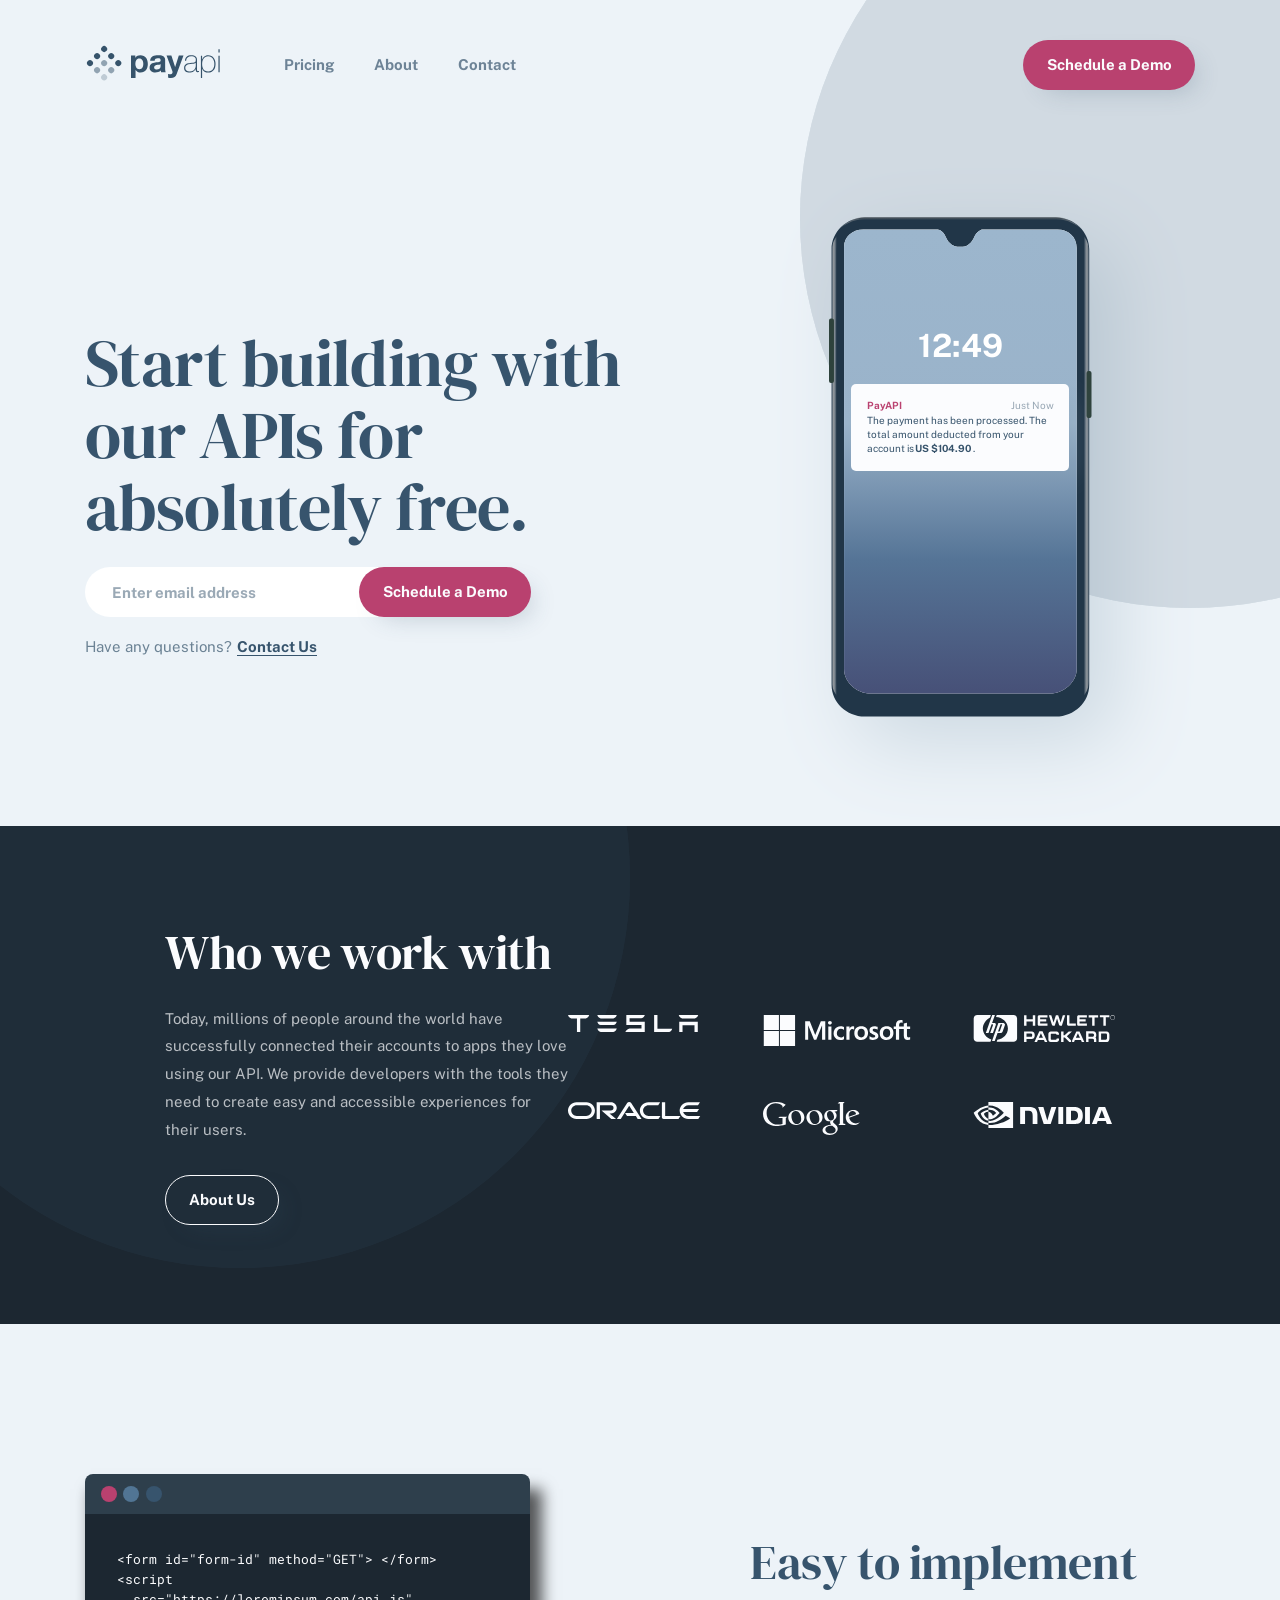
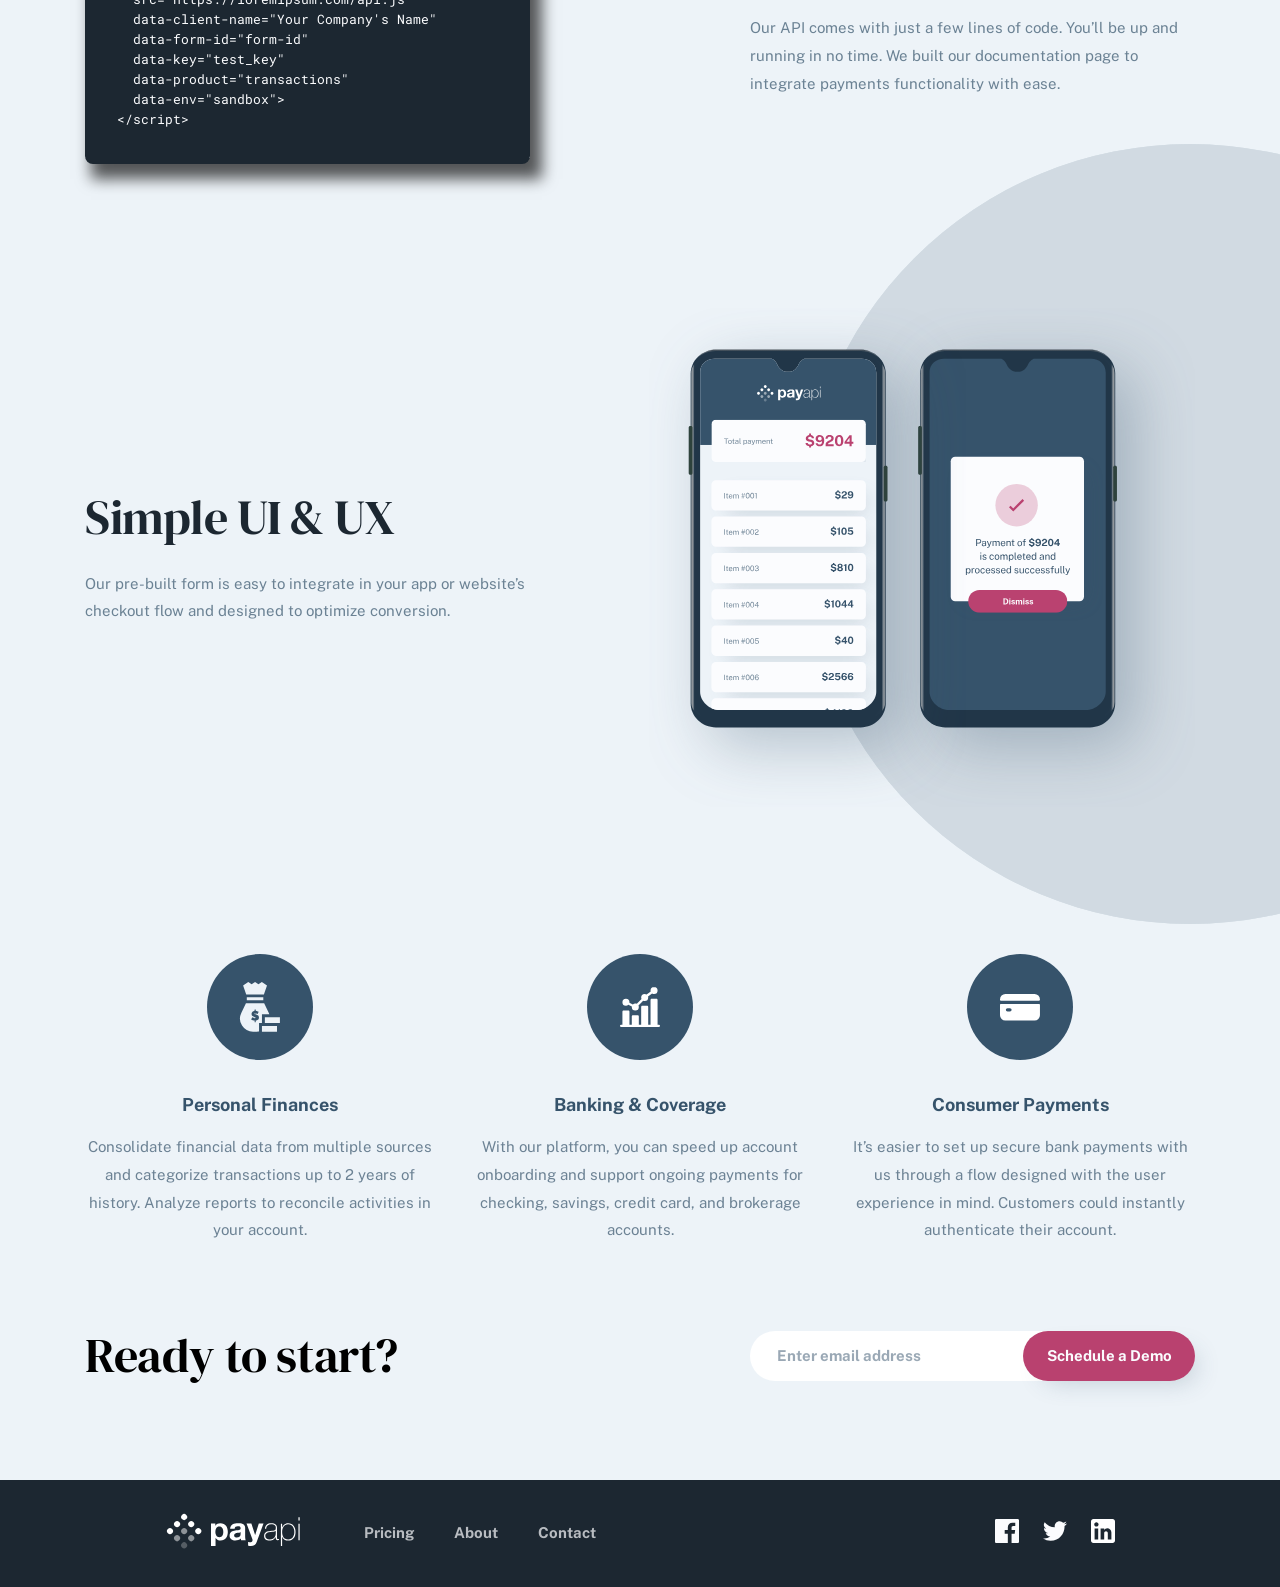
<file: index.html>
<!doctype html>
<html lang="en">
  <head>
    <meta charset="UTF-8" />
    <meta name="viewport" content="width=device-width, initial-scale=1.0" />

    <link
      rel="icon"
      type="image/png"
      sizes="32x32"
      href="./assets/favicon-32x32.png"
    />

    <title>Frontend Mentor | PayAPI Website Challenge</title>
    <link rel="stylesheet" href="./css/normalize.css" />
    <link rel="stylesheet" href="./css/style.css" />
  </head>

  <body>
    <header class="header">
      <div class="header__menu container">
        <div class="header__logo">
          <!-- Исправлен href и добавлен скрытый текст для доступности -->
          <a href="/">
            <svg
              width="135"
              height="38"
              xmlns="http://www.w3.org/2000/svg"
              aria-hidden="true"
              focusable="false"
            >
              <g fill="#36536B" fill-rule="evenodd">
                <path
                  d="M50.544 33.934v-7.84h.064a5.36 5.36 0 002.128 1.84c.864.416 1.808.624 2.832.624 1.216 0 2.277-.235 3.184-.704a6.738 6.738 0 002.272-1.888 8.147 8.147 0 001.36-2.72 11.37 11.37 0 00.448-3.2c0-1.173-.15-2.299-.448-3.376-.299-1.077-.757-2.021-1.376-2.832a6.937 6.937 0 00-2.336-1.952c-.939-.49-2.059-.736-3.36-.736-1.024 0-1.963.203-2.816.608-.853.405-1.557 1.056-2.112 1.952h-.064v-2.112H46v22.336h4.544zm3.808-8.768c-.725 0-1.344-.15-1.856-.448a3.595 3.595 0 01-1.232-1.168 5.044 5.044 0 01-.672-1.68 9.192 9.192 0 01-.208-1.952c0-.683.064-1.344.192-1.984a4.98 4.98 0 01.656-1.696c.31-.49.715-.89 1.216-1.2.501-.31 1.125-.464 1.872-.464.725 0 1.339.155 1.84.464.501.31.912.715 1.232 1.216.32.501.55 1.072.688 1.712.139.64.208 1.29.208 1.952 0 .661-.064 1.312-.192 1.952-.128.64-.347 1.2-.656 1.68-.31.48-.715.87-1.216 1.168-.501.299-1.125.448-1.872.448zm15.882 3.392c1.024 0 2.027-.15 3.008-.448a5.921 5.921 0 002.56-1.568 6.52 6.52 0 00.32 1.6h4.608c-.213-.341-.363-.853-.448-1.536a17.288 17.288 0 01-.128-2.144v-8.608c0-1.003-.224-1.808-.672-2.416a4.603 4.603 0 00-1.728-1.424 7.733 7.733 0 00-2.336-.688 18.543 18.543 0 00-2.528-.176c-.917 0-1.83.09-2.736.272a7.809 7.809 0 00-2.448.912 5.448 5.448 0 00-1.792 1.696c-.47.704-.736 1.59-.8 2.656h4.544c.085-.896.384-1.536.896-1.92.512-.384 1.216-.576 2.112-.576.405 0 .784.027 1.136.08.352.053.661.16.928.32s.48.384.64.672c.16.288.24.677.24 1.168.021.47-.117.827-.416 1.072-.299.245-.704.432-1.216.56-.512.128-1.099.224-1.76.288-.661.064-1.333.15-2.016.256-.683.107-1.36.25-2.032.432a5.735 5.735 0 00-1.792.816c-.523.363-.95.848-1.28 1.456-.33.608-.496 1.381-.496 2.32 0 .853.144 1.59.432 2.208a4.17 4.17 0 001.2 1.536c.512.405 1.11.704 1.792.896a8.127 8.127 0 002.208.288zm1.696-3.008c-.363 0-.715-.032-1.056-.096a2.566 2.566 0 01-.896-.336 1.717 1.717 0 01-.608-.656c-.15-.277-.224-.619-.224-1.024 0-.427.075-.779.224-1.056.15-.277.347-.507.592-.688a2.98 2.98 0 01.864-.432c.33-.107.667-.192 1.008-.256.363-.064.725-.117 1.088-.16.363-.043.71-.096 1.04-.16.33-.064.64-.144.928-.24.288-.096.528-.23.72-.4v1.696c0 .256-.027.597-.08 1.024a3.428 3.428 0 01-.432 1.264c-.235.416-.597.773-1.088 1.072-.49.299-1.184.448-2.08.448zm13.962 8.384c1.557 0 2.773-.288 3.648-.864.874-.576 1.557-1.536 2.048-2.88L98.5 11.598h-4.704L90.18 22.926h-.064l-3.744-11.328H81.54l5.792 15.52c.128.32.192.661.192 1.024 0 .49-.144.939-.432 1.344-.288.405-.731.64-1.328.704-.448.021-.896.01-1.344-.032-.448-.043-.886-.085-1.312-.128v3.744c.469.043.933.08 1.392.112.458.032.922.048 1.392.048zm18.698-5.408c.789 0 1.514-.096 2.176-.288a6.581 6.581 0 001.776-.8c.522-.341.965-.73 1.328-1.168.362-.437.64-.901.832-1.392h.064v.864c0 .341.026.656.08.944.053.288.154.539.304.752.149.213.368.384.656.512.288.128.677.192 1.168.192.34 0 .672-.043.992-.128V26.99a5.835 5.835 0 01-.896.096c-.278 0-.491-.059-.64-.176a.961.961 0 01-.32-.464 2.357 2.357 0 01-.112-.64c-.011-.235-.016-.47-.016-.704v-9.568c0-1.259-.454-2.277-1.36-3.056-.907-.779-2.352-1.168-4.336-1.168-1.984 0-3.515.453-4.592 1.36-1.078.907-1.66 2.267-1.744 4.08h1.216c.085-1.472.58-2.57 1.488-3.296.906-.725 2.096-1.088 3.568-1.088.832 0 1.536.085 2.112.256.576.17 1.045.405 1.408.704.362.299.629.64.8 1.024.17.384.256.8.256 1.248 0 .576-.032 1.056-.096 1.44a1.64 1.64 0 01-.48.944c-.256.245-.635.437-1.136.576-.502.139-1.19.24-2.064.304l-1.888.16c-.662.064-1.35.17-2.064.32-.715.15-1.366.4-1.952.752a4.367 4.367 0 00-1.456 1.44c-.384.608-.576 1.392-.576 2.352 0 1.579.48 2.747 1.44 3.504.96.757 2.314 1.136 4.064 1.136zm.032-1.056c-1.344 0-2.4-.293-3.168-.88-.768-.587-1.152-1.488-1.152-2.704 0-.768.149-1.392.448-1.872.298-.48.688-.859 1.168-1.136a5.213 5.213 0 011.616-.592 20.778 20.778 0 011.792-.272l2.048-.192a16.93 16.93 0 002.032-.288c.608-.128 1.06-.373 1.36-.736v3.072c0 .213-.06.624-.176 1.232-.118.608-.39 1.237-.816 1.888-.427.65-1.046 1.227-1.856 1.728-.811.501-1.91.752-3.296.752zm12.49 6.56v-9.312h.063c.491 1.344 1.27 2.315 2.336 2.912 1.067.597 2.283.896 3.648.896 1.26 0 2.352-.213 3.28-.64a6.254 6.254 0 002.304-1.776c.608-.757 1.062-1.659 1.36-2.704.3-1.045.448-2.197.448-3.456 0-1.152-.149-2.25-.448-3.296-.298-1.045-.752-1.963-1.36-2.752a6.651 6.651 0 00-2.304-1.888c-.928-.47-2.02-.704-3.28-.704-.896 0-1.69.139-2.384.416a6.39 6.39 0 00-1.776 1.04c-.49.416-.885.87-1.184 1.36-.298.49-.512.939-.64 1.344h-.064v-3.776h-1.216V34.03h1.216zm6.047-6.56c-1.152 0-2.117-.208-2.896-.624a5.008 5.008 0 01-1.856-1.664c-.458-.693-.784-1.493-.976-2.4a13.637 13.637 0 01-.288-2.832c0-.981.107-1.925.32-2.832a7.152 7.152 0 011.04-2.416 5.407 5.407 0 011.872-1.696c.768-.427 1.696-.64 2.784-.64 1.11 0 2.054.219 2.832.656a5.599 5.599 0 011.904 1.728c.491.715.854 1.525 1.088 2.432.235.907.352 1.83.352 2.768 0 1.024-.122 1.99-.368 2.896-.245.907-.618 1.701-1.12 2.384a5.487 5.487 0 01-1.92 1.632c-.778.405-1.7.608-2.768.608zm11.498-18.88V5.294h-1.216V8.59h1.216zm0 19.552V11.694h-1.216v16.448h1.216z"
                  fill-rule="nonzero"
                />
                <g>
                  <circle
                    transform="rotate(45 19.142 5)"
                    cx="19.142"
                    cy="5"
                    r="3"
                  />
                  <circle
                    transform="rotate(45 26.213 12.071)"
                    cx="26.213"
                    cy="12.071"
                    r="3"
                  />
                  <circle
                    transform="rotate(45 33.284 19.142)"
                    cx="33.284"
                    cy="19.142"
                    r="3"
                  />
                  <circle
                    transform="rotate(45 12.071 12.071)"
                    cx="12.071"
                    cy="12.071"
                    r="3"
                  />
                  <circle
                    opacity=".5"
                    transform="rotate(45 19.142 19.142)"
                    cx="19.142"
                    cy="19.142"
                    r="3"
                  />
                  <circle
                    opacity=".5"
                    transform="rotate(45 26.213 26.213)"
                    cx="26.213"
                    cy="26.213"
                    r="3"
                  />
                  <circle
                    transform="rotate(45 5 19.142)"
                    cx="5"
                    cy="19.142"
                    r="3"
                  />
                  <circle
                    opacity=".5"
                    transform="rotate(45 12.071 26.213)"
                    cx="12.071"
                    cy="26.213"
                    r="3"
                  />
                  <circle
                    opacity=".25"
                    transform="rotate(45 19.142 33.284)"
                    cx="19.142"
                    cy="33.284"
                    r="3"
                  />
                </g>
              </g>
            </svg>
            <!-- <svg
              width="135"
              height="38"
              xmlns="http://www.w3.org/2000/svg"
              aria-hidden="true"
              focusable="false"
            >
              <g fill="#36536B" fill-rule="evenodd">
                <path d="..." fill-rule="nonzero" />
                <g>
                  <circle cx="19.142" cy="5" r="3" />
                  кружочки
                </g>
              </g>
            </svg> -->
            <!-- Этот класс скрывает текст визуально, но оставляет для скринридеров -->
            <span class="visually-hidden">PayAPI — Главная страница</span>
          </a>
        </div>

        <!-- Кнопка открытия меню: теперь aria-controls точно указывает на id="navbar" -->
        <button
          type="button"
          class="menu__button open__button"
          aria-label="Открыть меню"
          aria-expanded="false"
          aria-controls="navbar"
        >
          <svg
            width="28"
            height="17"
            xmlns="http://www.w3.org/2000/svg"
            aria-hidden="true"
            focusable="false"
          >
            <g fill="#36536B" fill-rule="evenodd">
              <path d="M0 0h28v3H0zM0 7h28v3H0zM0 14h28v3H0z" />
            </g>
          </svg>
        </button>

        <!-- Добавили id="navbar" на обертку навигации, чтобы связать с кнопкой -->
        <div id="navbar" class="header__menu-wrap">
          <nav class="navigation" aria-label="Главная навигация">
            <!-- Кнопка закрытия: ей ТАКЖЕ необходимы aria-expanded и aria-controls -->
            <button
              type="button"
              class="menu__button close__button"
              aria-label="Закрыть меню"
              aria-expanded="true"
              aria-controls="navbar"
            >
              <svg width="22" height="23" xmlns="http://www.w3.org/2000/svg">
                <path
                  d="M19.839.54L21.96 2.66 13.12 11.5l8.84 8.839-2.121 2.121-8.84-8.84-8.838 8.84L.04 20.34l8.838-8.84L.04 2.662 2.16.54 11 9.378 19.839.54z"
                  fill="#FBFCFE"
                  fill-rule="evenodd"
                />
              </svg>
            </button>
            <ul id="navMenu" class="main__nav">
              <li><a href="pricing.html">Pricing</a></li>
              <li><a href="about.html">About</a></li>
              <li><a href="contact.html">Contact</a></li>
            </ul>
          </nav>
          <a href="contact.html" class="btn">Schedule a Demo</a>
        </div>
      </div>
      <div class="header__hero container">
        <div class="header__hero-content">
          <h1>Start building with our APIs for absolutely free.</h1>
          <form action="#" class="form__email" id="header-form">
            <input
              type="email"
              name="email"
              class="user-email"
              aria-label="Enter your email"
              placeholder="Enter email address"
            />
            <small class="error-msg">Please use a valid email address</small>
            <button type="submit" class="btn email-btn">Schedule a Demo</button>
          </form>
          <p>Have any questions?<a href="contact.html">Contact Us</a></p>
        </div>
        <div class="header__hero-images">
          <svg
            xmlns="http://www.w3.org/2000/svg"
            xmlns:xlink="http://www.w3.org/1999/xlink"
            width="419"
            height="660"
            aria-hidden="true"
            focusable="false"
          >
            <defs>
              <linearGradient id="c" x1="50%" x2="50%" y1="0%" y2="100%">
                <stop offset="0%" stop-color="#454545" />
                <stop offset="22.628%" stop-color="#999" />
                <stop offset="100%" stop-color="#FFF" />
              </linearGradient>
              <linearGradient id="d" x1="100%" x2="30.702%" y1="50%" y2="50%">
                <stop offset="0%" stop-color="#FFF" stop-opacity="0" />
                <stop offset="22.218%" stop-color="#BABABA" />
                <stop offset="54.678%" stop-color="#FFF" stop-opacity="0" />
                <stop offset="100%" stop-color="#FFF" stop-opacity="0" />
              </linearGradient>
              <linearGradient id="e" x1="100%" x2="30.591%" y1="50%" y2="50%">
                <stop offset="0%" stop-color="#FFF" stop-opacity="0" />
                <stop offset="22.218%" stop-color="#BABABA" />
                <stop offset="54.678%" stop-color="#FFF" stop-opacity="0" />
                <stop offset="100%" stop-color="#FFF" stop-opacity="0" />
              </linearGradient>
              <linearGradient id="g" x1="50%" x2="50%" y1="0%" y2="99.221%">
                <stop offset="0%" stop-color="#9CB6CD" />
                <stop offset="42.056%" stop-color="#9AB3CA" />
                <stop offset="71.659%" stop-color="#557496" />
                <stop offset="100%" stop-color="#475178" />
              </linearGradient>
              <filter
                id="a"
                width="202.9%"
                height="153.1%"
                x="-41.7%"
                y="-21.5%"
                filterUnits="objectBoundingBox"
              >
                <feOffset
                  dx="25"
                  dy="25"
                  in="SourceAlpha"
                  result="shadowOffsetOuter1"
                />
                <feGaussianBlur
                  in="shadowOffsetOuter1"
                  result="shadowBlurOuter1"
                  stdDeviation="40"
                />
                <feColorMatrix
                  in="shadowBlurOuter1"
                  values="0 0 0 0 0.212302148 0 0 0 0 0.325209598 0 0 0 0 0.419299139 0 0 0 0.300726617 0"
                />
              </filter>
              <filter
                id="i"
                width="125.2%"
                height="163.2%"
                x="-8%"
                y="-20.1%"
                filterUnits="objectBoundingBox"
              >
                <feMorphology
                  in="SourceAlpha"
                  radius="5"
                  result="shadowSpreadOuter1"
                />
                <feOffset
                  dx="10"
                  dy="10"
                  in="shadowSpreadOuter1"
                  result="shadowOffsetOuter1"
                />
                <feGaussianBlur
                  in="shadowOffsetOuter1"
                  result="shadowBlurOuter1"
                  stdDeviation="12.5"
                />
                <feColorMatrix
                  in="shadowBlurOuter1"
                  values="0 0 0 0 0.212302148 0 0 0 0 0.325209598 0 0 0 0 0.419299139 0 0 0 0.25 0"
                />
              </filter>
              <path
                id="b"
                d="M35.776.57H227.01c18.34 0 33.208 14.235 33.208 31.795v435.27c0 17.56-14.867 31.796-33.208 31.796H35.776c-18.34 0-33.208-14.236-33.208-31.796V32.365C2.568 14.805 17.436.569 35.776.569z"
              />
              <path
                id="f"
                d="M93.602 0H19.196C8.09 0 0 7.563 0 17.441v422.39c0 12.88 12.502 24.292 26.64 24.292h179.332c13.618 0 26.64-11.5 26.64-24.292V18.583c0-11.84-8.79-18.513-19.196-18.583H137.83c-.287.047-5.479 2.182-7.673 7.563-2.195 5.382-6.61 9.672-11.445 9.672h-5.615c-2.298 0-8.348-2.23-11.411-9.672C98.623.121 93.888.047 93.602 0z"
              />
              <rect id="j" width="218" height="87" x="0" y="0" rx="5" />
            </defs>
            <g fill="none" fill-rule="evenodd" transform="translate(53 55)">
              <use fill="#000" filter="url(#a)" xlink:href="#b" />
              <use fill="#213648" xlink:href="#b" />
              <path
                fill="url(#c)"
                fill-opacity=".65"
                d="M225.18 0H32.356C23.352.549 15.05 4.657 7.447 12.324c4.89-4.268 13.61-9.98 25.14-9.98h192.362c11.53 0 20.25 5.712 25.14 9.98C242.486 4.657 234.183.549 225.18 0z"
                opacity=".596"
                transform="translate(2.568)"
              />
              <path
                fill="url(#d)"
                d="M252.431 462.67V34.983c0-11.476-4.217-15.718-6.733-18.442-2.516-2.723-2.623-4.113.992-2.056 3.615 2.056 10.845 8.047 10.845 20.498V462.67c0 12.451-7.23 18.441-10.845 20.498-3.615 2.056-3.508.667-.992-2.057s6.733-6.966 6.733-18.441z"
                opacity=".75"
                transform="translate(2.568)"
              />
              <path
                fill="url(#e)"
                d="M8.548 462.67V34.983c0-11.476-4.217-15.718-6.733-18.442-2.516-2.723-2.623-4.113.992-2.056 3.615 2.056 10.845 8.047 10.845 20.498V462.67c0 12.451-7.23 18.441-10.845 20.498-3.615 2.056-3.508.667-.992-2.057s6.733-6.966 6.733-18.441z"
                opacity=".75"
                transform="matrix(-1 0 0 1 16.22 0)"
              />
              <path
                fill="#2E423C"
                d="M2 101.557h.965a2 2 0 012 2v60.35a2 2 0 01-2 2H2a2 2 0 01-2-2v-60.35a2 2 0 012-2zm257.535 52.487h.965a2 2 0 012 2v42.95a2 2 0 01-2 2h-.965a2 2 0 01-2-2v-42.95a2 2 0 012-2z"
              />
              <g transform="translate(15.074 12.444)">
                <mask id="h" fill="#fff"><use xlink:href="#f" /></mask>
                <use fill="#FFF" xlink:href="#f" />
                <path
                  fill="url(#g)"
                  mask="url(#h)"
                  d="M-.074 0h233v465h-233z"
                />
                <text
                  fill="#FFF"
                  font-family="PublicSans-Bold, Public Sans"
                  font-size="32"
                  font-weight="bold"
                  mask="url(#h)"
                >
                  <tspan x="73.926" y="127.556">12:49</tspan>
                </text>
              </g>
              <g transform="translate(22 167)">
                <use fill="#000" filter="url(#i)" xlink:href="#j" />
                <use fill="#FBFCFE" xlink:href="#j" />
                <g font-size="10">
                  <text
                    fill="#BA4270"
                    font-family="PublicSans-Bold, Public Sans"
                    font-weight="bold"
                    transform="translate(16 16)"
                  >
                    <tspan x="0" y="9">PayAPI</tspan>
                  </text>
                  <text
                    fill="#36536B"
                    font-family="PublicSans-Regular, Public Sans"
                    opacity=".5"
                    transform="translate(16 16)"
                  >
                    <tspan x="144.05" y="9">Just Now</tspan>
                  </text>
                </g>
                <text
                  fill="#36536B"
                  font-family="PublicSans-Regular, Public Sans"
                  font-size="10"
                >
                  <tspan x="16" y="40">
                    The payment has been processed. The
                  </tspan>
                  <tspan x="16" y="54">total amount deducted from your</tspan>
                  <tspan x="16" y="68">account is</tspan>
                  <tspan
                    x="63.62"
                    y="68"
                    font-family="PublicSans-Bold, Public Sans"
                    font-weight="bold"
                  >
                    US $104.90
                  </tspan>
                  <tspan x="121.855" y="68">.</tspan>
                </text>
              </g>
            </g>
          </svg>
        </div>
      </div>
    </header>
    <main class="main">
      <section class="main__about">
        <div class="main__about-content">
          <h3>Who we work with</h3>
          <p>
            Today, millions of people around the world have successfully
            connected their accounts to apps they love using our API. We provide
            developers with the tools they need to create easy and accessible
            experiences for their users.
          </p>
          <a href="about.html" class="btn">About Us</a>
        </div>
        <div class="main__about-images">
          <svg
            width="131"
            height="17"
            xmlns="http://www.w3.org/2000/svg"
            aria-hidden="true"
            focusable="false"
          >
            <path
              d="M89.447.047v13.628h14.74c-.375 1.405-1.264 2.623-2.902 3.325h-15.16V.047h3.322zm-12.588 0c-.374 1.452-1.825 2.81-3.603 3.325H61.558l.047 3.372h15.16V17H57.347c.796-1.64 2.387-2.904 4.259-3.419H73.49V10.07H58.33V.047zM21.196 0v.047c-.371 1.503-1.623 2.912-3.386 3.381h-5.287l-.279.094V17H8.951V3.522l-.278-.094H3.386C1.67 3.052.37 1.55 0 .047L21.196 0zm108.586 6.744V17h-3.275v-6.837h-11.98V17h-3.275V6.744h18.53zM48.783 13.58c-.327 1.499-1.637 3.091-3.416 3.419H32.733c-1.778-.328-3.088-1.92-3.462-3.419zm0-6.884c-.327 1.499-1.637 3.09-3.416 3.419H32.733c-1.778-.375-3.088-1.92-3.462-3.419zM130.203 0c-.374 1.499-1.637 3.09-3.416 3.419h-12.634c-1.731-.375-3.041-1.92-3.416-3.419zm-81.42 0c-.327 1.499-1.637 3.09-3.416 3.419H32.733c-1.778-.375-3.088-1.92-3.462-3.419z"
              fill="#36536B"
              fill-rule="nonzero"
            />
          </svg>
          <svg
            width="148"
            height="31"
            xmlns="http://www.w3.org/2000/svg"
            aria-hidden="true"
            focusable="false"
          >
            <path
              d="M15.922 16v15H.782V16h15.14zm16.149 0v15H16.93V16h15.14zm79.549-4.777c.457 0 .983.054 1.562.16.582.107 1.061.238 1.425.392l.05.021v2.858l-.13-.087a5.195 5.195 0 00-1.403-.642 5.593 5.593 0 00-1.607-.244c-.57 0-1.023.127-1.35.376-.323.248-.48.554-.48.936 0 .432.127.772.378 1.013.261.25.894.574 1.881.965 1.24.493 2.128 1.05 2.64 1.659.516.612.777 1.372.777 2.258 0 1.228-.486 2.232-1.444 2.985-.953.748-2.258 1.127-3.88 1.127-.525 0-1.13-.07-1.795-.205-.667-.135-1.232-.308-1.681-.512l-.049-.022v-3.014l.132.094a6.547 6.547 0 001.776.888c.639.208 1.222.313 1.733.313 1.38 0 2.05-.43 2.05-1.313 0-.31-.067-.561-.197-.745-.134-.187-.371-.38-.706-.572-.342-.195-.88-.443-1.603-.736-.86-.365-1.508-.723-1.928-1.065a3.28 3.28 0 01-.948-1.221c-.204-.465-.308-1.013-.308-1.63 0-1.187.482-2.168 1.431-2.916.944-.744 2.18-1.12 3.674-1.12zM137.763 5c.734 0 1.327.078 1.762.232l.055.02v2.656l-.117-.052a3.424 3.424 0 00-1.379-.31c-.623 0-1.111.198-1.453.586-.344.394-.519.983-.519 1.753v1.655h4.704V8.57l.059-.018 2.98-.9.106-.032v3.92h3.173v2.521h-3.172v6.205c0 .795.144 1.364.43 1.689.281.322.735.485 1.35.485.162 0 .373-.035.626-.105.25-.069.465-.161.637-.274l.13-.084v2.544l-.042.025c-.19.106-.51.206-.981.306a6.562 6.562 0 01-1.347.148c-2.62 0-3.95-1.409-3.95-4.189v-6.75h-4.703v10.622h-3.171V14.06h-2.21V11.54h2.21V9.72c0-.913.204-1.739.607-2.454a4.246 4.246 0 011.716-1.673c.733-.394 1.574-.593 2.5-.593zm-13.973 6.223c2.07 0 3.71.608 4.877 1.806 1.166 1.198 1.757 2.865 1.757 4.955 0 2.116-.63 3.833-1.873 5.102-1.243 1.27-2.953 1.913-5.082 1.913-2.043 0-3.694-.61-4.907-1.817-1.214-1.206-1.829-2.86-1.829-4.919 0-2.166.63-3.9 1.873-5.152 1.244-1.253 2.988-1.888 5.184-1.888zm-25.402 0c2.069 0 3.71.608 4.876 1.806 1.166 1.198 1.758 2.865 1.758 4.955 0 2.116-.63 3.833-1.873 5.102-1.243 1.27-2.953 1.913-5.082 1.913-2.043 0-3.694-.61-4.907-1.817-1.214-1.206-1.83-2.86-1.83-4.919 0-2.166.631-3.9 1.874-5.152 1.243-1.253 2.988-1.888 5.184-1.888zm-20.614 0c.56 0 1.148.062 1.75.186.606.123 1.093.286 1.45.483l.043.024V14.9l-.132-.094c-.95-.68-1.953-1.023-2.982-1.023-1.204 0-2.193.402-2.939 1.196-.748.797-1.127 1.876-1.127 3.208 0 1.324.364 2.376 1.082 3.126.716.748 1.703 1.128 2.932 1.128.443 0 .947-.097 1.501-.287a5.917 5.917 0 001.533-.788l.132-.095v2.833l-.042.023c-1.019.58-2.29.873-3.779.873-1.276 0-2.428-.277-3.425-.822a5.855 5.855 0 01-2.344-2.339c-.557-1.004-.839-2.144-.839-3.385 0-1.418.291-2.69.863-3.777a6.127 6.127 0 012.513-2.55c1.09-.6 2.372-.904 3.81-.904zm12.076.089c.523 0 .935.062 1.227.184l.05.021v3.117l-.13-.094c-.146-.103-.392-.201-.731-.292a3.724 3.724 0 00-.942-.136c-.833 0-1.515.355-2.026 1.056-.519.71-.781 1.648-.781 2.792v6.723h-3.133V11.54h3.133v2.276h.033c.293-.739.675-1.331 1.205-1.763a3.236 3.236 0 012.095-.741zm-21.42.228v13.143h-3.132V11.54h3.133zM46.77 6.343l5.458 13.622 5.624-13.622h4.425v18.34H59.08V10.57h-.103l-5.674 14.113h-2.267l-5.764-14.114h-.103v14.114h-3.005V6.343h4.605zm76.854 7.44c-1.134 0-2.033.382-2.673 1.136-.643.759-.97 1.85-.97 3.243 0 1.351.327 2.414.97 3.16.64.742 1.547 1.119 2.698 1.119 1.158 0 2.044-.37 2.633-1.098.593-.733.894-1.83.894-3.257 0-1.41-.32-2.492-.95-3.217-.627-.72-1.503-1.086-2.602-1.086zm-25.402 0c-1.134 0-2.033.382-2.672 1.136-.644.759-.97 1.85-.97 3.243 0 1.351.325 2.414.969 3.16.64.742 1.547 1.119 2.698 1.119 1.158 0 2.044-.37 2.632-1.098.594-.733.894-1.83.894-3.257 0-1.41-.32-2.492-.95-3.217-.627-.72-1.502-1.086-2.601-1.086zM15.922 0v15H.782V0h15.14zM32.07 0v15H16.93V0h15.14zm34.825 5.941c.543 0 1.001.178 1.362.53.362.353.546.782.546 1.276 0 .503-.189.929-.56 1.264-.37.334-.823.503-1.347.503-.525 0-.976-.17-1.341-.503a1.646 1.646 0 01-.554-1.264c0-.512.189-.945.56-1.29.369-.343.819-.516 1.334-.516z"
              fill="#36536B"
              fill-rule="nonzero"
            />
          </svg>
          <svg
            width="142"
            height="27"
            xmlns="http://www.w3.org/2000/svg"
            aria-hidden="true"
            focusable="false"
          >
            <path
              d="M69.493 16.373L74.305 27h-2.478l-.868-1.923h-6.086L64.015 27h-2.572l4.907-10.627h3.143zm50.612 0c1.715 0 3.191 1.202 3.191 3.366 0 1.923-.38 2.644-.953 3.126.762.384.953 1.297.953 1.922v2.211h-2.286v-1.922c0-.433-.477-1.203-1.43-1.203h-4.095V27h-2.382V16.373zm-29.566.01v3.984h1.046l4.138-3.984h3.234l-5.09 4.991 4.233 4.224v1.392h-1.808l-4.517-4.416H90.54v4.416h-2.427V16.383h2.427zm-31.815.006c1.282 0 3.04.815 3.04 3.835 0 2.973-1.616 3.787-3.041 3.787h-5.226v2.973h-2.423V16.389zm74.75.002c1.995 0 2.945 1.39 2.945 3.259v3.237c-.012 1.508-.265 4.094-2.992 4.094h-7.74v-10.59zm-26.99.003l4.797 10.585h-2.47l-.865-1.916h-6.067l-.854 1.916h-1.899v-1.485l4.225-9.1h3.133zm-22.863.006c1.518.047 2.418 1.627 2.418 2.536v.908H83.62c-.049-.479-.475-1.195-.854-1.195h-4.175c-.947 0-.805.956-.805.956v4.21c0 .766.474.957.759.957h4.126c.9 0 .997-.765.997-1.244h2.37v.957c0 1.58-1.09 2.488-2.417 2.488h-5.787c-1.803 0-2.467-1.388-2.467-2.488v-5.598c0-1.195 1.28-2.487 2.419-2.487zM40.52 0c1.97 0 3.567 1.58 3.567 3.57v19.72a3.6 3.6 0 01-1.046 2.539 3.537 3.537 0 01-2.52 1.044H23.662l.718-2.17c5.98-.888 10.545-5.597 10.545-11.273 0-6.106-5.283-11.094-11.929-11.409L23.76 0h16.76zM17.886 0l-.855 2.4c-4.115 2.205-7.199 6.638-7.199 11.03 0 4.998 3.55 9.408 8.488 11.01l-.861 2.433H4.252c-1.965 0-3.558-1.625-3.558-3.61V3.598C.693 1.614 2.285.004 4.252.001h13.634zm11.91 7.902c1.328 0 2.705.698 1.993 2.605l-2.041 5.677c-.38 1.07-.712 1.815-2.706 1.815h-2.495L21.727 26H19.02l6.36-18.098zm103.062 10.694h-4.75v6.18h4.56c.854 0 1.329-.814 1.329-1.724v-3.02c.049-.669-.426-1.436-1.14-1.436zm-64.937-.252l-2.048 4.52h4.049l-2.001-4.52zm36.997.014l-2.042 4.502h4.074l-2.032-4.502zm-46.907.236h-4.514v3.212h4.656c1.046 0 1.046-1.102 1.046-1.581v-.07c-.003-.512-.054-1.56-1.188-1.56zm61.568-.009h-4.095v3.077h4.382c.905 0 1.143-1.106 1.143-1.634 0-.53-.238-1.443-1.43-1.443zM21.934 0l-2.838 7.947h1.609c1.655 0 2.507.696 2.081 2.086-.426 1.39-2.838 7.969-2.838 7.969h-2.79l2.79-7.784c.094-.464.094-.88-.472-.88h-.852l-3.121 8.664h-2.697V18L19.191 0h2.743zM28.8 9.298h-1.187l-2.574 7.305h1.197c.475 0 .712-.512.76-.791.003-.017.012-.051.028-.102l.063-.198c.146-.442.447-1.301.77-2.213l.177-.5c.505-1.419 1.003-2.803 1.003-2.803.142-.372.19-.698-.237-.698zM78.28.156l2.241 7.264L82.904.204h2.287l2.382 7.216 2.24-7.264h2.43l-3.43 10.632h-1.43c-.715-.001-1.405-1.083-1.549-1.612L84.048 3.62l-2.335 7.168h-1.477c-.715 0-1.335-1.106-1.478-1.635L75.85.156h2.43zm58.079.002V2.37h-3.548v8.413h-2.428V2.37h-3.5V.158h9.476zM74.48.167v2.21h-7.325v1.968h6.088v2.208h-6.088v2.016h7.325v2.207h-8.228c-.952 0-1.522-.768-1.522-1.392V1.751c0-.96.57-1.584 1.664-1.584h8.086zm50.658-.002v2.21h-3.545v8.401h-2.425V2.375h-3.497V.165h9.467zm-11.244.006v2.206h-7.32v1.967h6.084V6.55h-6.084v2.015h7.32v2.206h-8.223c-.952 0-1.522-.767-1.522-1.391V1.755c0-.96.57-1.584 1.664-1.584h8.08zM53.497.174v4.17h6.319V.175h2.423v10.595h-2.423v-4.22h-6.32v4.22h-2.422V.174h2.423zm42.929.004V8.56h6.41v2.204h-7.123c-1.092 0-1.71-.766-1.71-1.58V.177h2.423zm43.216-.084c.627-.01 1.23.24 1.669.692.458.462.689 1.021.689 1.677.01.634-.24 1.243-.69 1.686a2.26 2.26 0 01-1.668.699 2.244 2.244 0 01-1.665-.699 2.317 2.317 0 01-.683-1.686 2.3 2.3 0 01.69-1.677 2.255 2.255 0 011.658-.692zm.001.32c-.56 0-1.036.2-1.431.602-.394.399-.59.881-.59 1.446-.01.546.202 1.073.587 1.457a1.93 1.93 0 001.433.602c.54.009 1.06-.21 1.434-.602.394-.402.59-.887.59-1.457 0-.565-.196-1.047-.59-1.446a1.941 1.941 0 00-1.433-.602z"
              fill="#36536B"
              fill-rule="nonzero"
            />
          </svg>
          <svg
            width="133"
            height="17"
            xmlns="http://www.w3.org/2000/svg"
            aria-hidden="true"
            focusable="false"
          >
            <path
              d="M57.081 11.06h8.737l-4.62-7.351-8.479 13.29h-3.858L59.174 1.036A2.445 2.445 0 0161.198 0c.802 0 1.55.376 1.984 1.008L73.536 17h-3.859l-1.82-2.97H59.01l-1.93-2.97zm40.084 2.97V.16h-3.274v15.226c0 .417.163.82.475 1.129.313.309.734.484 1.196.484h14.933l1.93-2.97h-15.26zM42.99 11.543c3.18 0 5.762-2.54 5.762-5.684 0-3.145-2.582-5.698-5.762-5.698H28.665V17h3.273V3.131h10.835a2.734 2.734 0 012.745 2.729 2.733 2.733 0 01-2.745 2.727l-9.231-.013L43.317 17h4.756l-6.577-5.456h1.495zM8.514 17C3.814 17 0 13.237 0 8.587S3.814.161 8.514.161h9.896c4.701 0 8.513 3.776 8.513 8.426S23.11 17 18.41 17H8.514zm9.676-2.97c3.045 0 5.512-2.433 5.512-5.443s-2.467-5.456-5.512-5.456H8.733c-3.044 0-5.511 2.446-5.511 5.456 0 3.01 2.467 5.443 5.511 5.443h9.457zM80.37 17c-4.7 0-8.519-3.763-8.519-8.413S75.67.161 80.371.161h11.754l-1.917 2.97h-9.62c-3.043 0-5.516 2.446-5.516 5.456 0 3.01 2.473 5.443 5.516 5.443h11.808L90.466 17H80.371zm40.044-2.97c-2.513 0-4.647-1.666-5.299-3.965h13.996l1.929-2.97h-15.925c.652-2.284 2.786-3.964 5.3-3.964h9.606l1.943-2.97h-11.767c-4.702 0-8.52 3.776-8.52 8.426s3.818 8.412 8.52 8.412h10.096l1.929-2.97h-11.808z"
              fill="#36536B"
              fill-rule="nonzero"
            />
          </svg>
          <svg
            width="97"
            height="33"
            xmlns="http://www.w3.org/2000/svg"
            aria-hidden="true"
            focusable="false"
          >
            <path
              d="M74.618 8l-1.331 1.376h-1.77c1.45 1.274 2.086 2.635 2.086 4.217 0 2.306-1.259 3.462-2.15 4.243-.163.15-.598.462-.85.736-.142.168-.531.613-.531 1.285 0 .47.151.869.931 1.496 2.654 2.055 3.702 3.246 3.702 5.42 0 3.085-2.836 6.227-8.313 6.227-4.625 0-6.827-2.338-6.827-4.714 0-2.713 2.434-5.238 8.49-5.619-.64-.75-.942-1.237-.942-2.104.001-.589.244-1.197.244-1.197h-.89c-3.52 0-5.226-2.777-5.226-5.238C61.241 10.895 63.635 8 68.06 8h6.558zM68.59 23.664c-4.543.065-6.2 1.836-6.2 3.894 0 2.485 2.417 4.006 5.579 4.006 2.88 0 4.658-1.554 4.658-3.535 0-1.442-.808-2.25-2.103-3.31-.557-.439-1.353-1.027-1.353-1.027s-.243-.028-.58-.028zM13.512 0c4.22 0 7.172 1.284 9.21 2.636L19.5 5.794V3.891c-1.719-1.527-3.64-2.623-6.942-2.623-5.219 0-8.96 3.966-8.96 9.621 0 5.766 4.136 11.67 11.172 11.67 1.736 0 3.406-.23 4.729-.646V16.08h-4.24l1.42-1.38h7.56l-1.113 1.09c-.206.186-.344.398-.344.706v6.027C19.25 23.485 16.197 24 12.757 24 5.66 24 .015 19.425.015 11.83.015 6.492 4.249 0 13.512 0zm20.227 8c4.6.001 7.658 3.606 7.658 7.318 0 3.985-3.129 7.682-8.23 7.682-5.302 0-7.919-4.014-7.919-7.394C25.248 11.69 28.497 8 33.74 8zm47.873-8l-1.16 1.14a.878.878 0 00-.306.69v19.09c0 .41.295.831.79.89l1.844.227-.98.963h-6.425l1.177-1.154c.193-.197.283-.388.283-.669V1.403h-2.13L76.132 0h5.48zm8.66 8c3.852 0 5.528 1.987 6.123 3.96L86.1 15.833c.983 3.597 3.792 5.554 6.706 5.554 1.534 0 2.688-.436 4.103-1.1-.75.933-1.776 1.676-2.844 2.134-.995.425-2.057.579-3.346.579-5.172 0-7.94-3.978-7.94-7.798C82.78 10.576 86.638 8 90.27 8zM51.906 8c4.6.001 7.658 3.606 7.658 7.318 0 3.985-3.13 7.682-8.23 7.682-5.302 0-7.919-4.014-7.919-7.394C43.416 11.69 46.665 8 51.907 8zM32.87 9.076c-.6 0-1.514.114-2.49.715-1.194.802-1.952 1.891-1.952 4.122 0 2.24.79 4.533 1.597 5.766.918 1.34 2.143 2.36 3.897 2.36h.069c.684-.015 4.221-.29 4.221-5.017 0-3.308-1.646-7.946-5.342-7.946zm18.168 0c-.6 0-1.515.114-2.49.715-1.194.802-1.952 1.891-1.952 4.122 0 2.24.79 4.533 1.597 5.766.917 1.34 2.143 2.36 3.897 2.36h.069c.684-.015 4.221-.29 4.221-5.017 0-3.308-1.646-7.946-5.342-7.946zm15.801-.047c-1.547 0-2.848 1.2-2.848 3.458 0 2.5 1.17 4.603 2.348 5.392.53.375 1.157.526 1.68.526 1.067 0 3.04-.718 3.04-3.344 0-2.432-1.254-4.398-2.039-5.13-.708-.609-1.378-.902-2.18-.902zm22.758.03c-1.288 0-3.9.898-3.9 4.26 0 .801.172 1.543.172 1.543l6.328-2.382c.503-.185.758-.384.758-.762 0-1.168-1.41-2.66-3.358-2.66z"
              fill="#36536B"
              fill-rule="nonzero"
            />
          </svg>
          <svg
            width="139"
            height="26"
            xmlns="http://www.w3.org/2000/svg"
            aria-hidden="true"
            focusable="false"
          >
            <path
              d="M40.086 0v26H15.427v-3.053c.522.058 1.043.087 1.594.087 5.708 0 15.777-2.908 20.095-6.525-.638-.637-3.724-2.098-4.477-2.706-4.55 3.907-9.243 7.22-15.734 7.22-.493 0-1-.044-1.492-.101v-2.17c.594.1 1.188.158 1.796.158 6.969 0 13.662-8.13 13.662-8.13s-5.838-7.626-14.777-7.322l-.696.043V0h24.688zM15.413 3.501l-.001 1.909-.014.001v.001l-.37.034c-6.73.69-10.15 5.567-10.275 5.748-.003.005 2.706 8.744 10.645 9.728v2.025C4.576 21.934.722 10.794.722 10.794s6.81-6.656 14.69-7.293zM90.19 5.03V22h-4.854V5.029h4.854zm9.78 0c3.876 0 6.47.46 8.249 2.833 1.005 1.323 1.574 3.452 1.574 5.84 0 2.603-.67 4.99-1.72 6.069C106.6 21.31 105.23 22 101.033 22h-7.87V5.029zm-29.558 0l3.877 13.447L78.341 5.03h4.955L77.699 22h-6.995L65.165 5.029h5.247zm46.508 0V22h-4.854V5.029h4.854zM56.07 5c4.16.03 8.351 1.013 8.351 7.607v9.378h-4.751v-7.752c0-2.374-.306-3.682-1.079-4.488-.597-.633-1.472-.935-2.725-.935l-3.819-.014v13.189h-4.897V5zm76.094.028L139 21.97h-5.203l-1.02-2.991h-8.016l-1.079 3.006h-4.78l6.777-16.957h6.486zM15.398 7.755v2.026h-.014c-2.507-.304-4.477 2.04-4.477 2.04l.008.027c.106.351 1.272 3.978 4.483 5.066v1.852c-5.998-1.071-7.664-7.307-7.664-7.307l.07-.074.089-.089c.663-.656 3.376-3.091 7.505-3.54zm84.659.956h-2.084v9.65h2.084c3.031 0 4.984-1.352 4.984-4.832 0-3.48-1.953-4.818-4.984-4.818zm-73.315 2.198l-.019.027-.099.131c-.743.976-4.891 6.15-9.313 6.15-.652 0-1.29-.1-1.898-.303V9.795c2.506.304 3.013 1.404 4.506 3.907l3.346-2.807s-2.448-3.198-6.563-3.198a9.832 9.832 0 00-1.304.058V5.412h.015l-.001-.002.334-.019c.116-.005.232-.009.348-.009 6.432-.202 10.648 5.527 10.648 5.527zm102.085-2.788l-3.032 7.94h5.976l-2.944-7.94z"
              fill="#36536B"
              fill-rule="nonzero"
            />
          </svg>
        </div>
      </section>
      <section class="testimonial">
        <div class="testimonial__implementation container">
          <div class="implementation__images">
            <div class="implementation__images-head">
              <span></span>
              <span></span>
              <span></span>
            </div>
            <div class="implementation__images-block">
              <pre>
                <code>           
&lt;form id="form-id" method="GET"&gt; &lt;/form&gt;
&lt;script 
  src="https://loremipsum.com/api.js" 
  data-client-name="Your Company's Name" 
  data-form-id="form-id" 
  data-key="test_key" 
  data-product="transactions" 
  data-env="sandbox"&gt;
&lt;/script&gt;
                </code>
              </pre>
            </div>
          </div>
          <div class="implementation__content">
            <h3>Easy to implement</h3>
            <p>
              Our API comes with just a few lines of code. You’ll be up and
              running in no time. We built our documentation page to integrate
              payments functionality with ease.
            </p>
          </div>
        </div>
        <div class="testimonial__optimize container">
          <div class="testimonial__optimize-content">
            <h3>Simple UI & UX</h3>
            <p>
              Our pre-built form is easy to integrate in your app or website’s
              checkout flow and designed to optimize conversion.
            </p>
          </div>
          <img
            src="./assets/home/desktop/illustration-simple-ui.svg"
            alt="illustration simple ui"
          />
        </div>
      </section>
      <section class="feauters container">
        <div class="feauters__block">
          <img
            src="./assets/home/desktop/icon-personal-finances.svg"
            alt="icon personal finances"
          />
          <h6>Personal Finances</h6>
          <p>
            Consolidate financial data from multiple sources and categorize
            transactions up to 2 years of history. Analyze reports to reconcile
            activities in your account.
          </p>
        </div>
        <div class="feauters__block">
          <img
            src="./assets/home/desktop/icon-banking-and-coverage.svg"
            alt="icon banking and coverage"
          />
          <h6>Banking & Coverage</h6>
          <p>
            With our platform, you can speed up account onboarding and support
            ongoing payments for checking, savings, credit card, and brokerage
            accounts.
          </p>
        </div>
        <div class="feauters__block">
          <img
            src="./assets/home/desktop/icon-consumer-payments.svg"
            alt="icon consumer payments"
          />
          <h6>Consumer Payments</h6>
          <p>
            It’s easier to set up secure bank payments with us through a flow
            designed with the user experience in mind. Customers could instantly
            authenticate their account.
          </p>
        </div>
      </section>
    </main>
    <footer class="footer">
      <div class="footer__header container">
        <h3>Ready to start?</h3>
        <form action="#" class="form__email" id="footer-form">
          <input
            type="email"
            name="email"
            class="user-email"
            aria-label="Enter your email"
            placeholder="Enter email address"
          />
          <small class="error-msg">Please use a valid email address</small>
          <button type="submit" class="btn email-btn">Schedule a Demo</button>
        </form>
      </div>
      <div class="footer__links">
        <a href="/" class="footer__logo">
          <svg
            width="135"
            height="38"
            xmlns="http://www.w3.org/2000/svg"
            aria-hidden="true"
            focusable="false"
          >
            <g fill="#36536B" fill-rule="evenodd">
              <path
                d="M50.544 33.934v-7.84h.064a5.36 5.36 0 002.128 1.84c.864.416 1.808.624 2.832.624 1.216 0 2.277-.235 3.184-.704a6.738 6.738 0 002.272-1.888 8.147 8.147 0 001.36-2.72 11.37 11.37 0 00.448-3.2c0-1.173-.15-2.299-.448-3.376-.299-1.077-.757-2.021-1.376-2.832a6.937 6.937 0 00-2.336-1.952c-.939-.49-2.059-.736-3.36-.736-1.024 0-1.963.203-2.816.608-.853.405-1.557 1.056-2.112 1.952h-.064v-2.112H46v22.336h4.544zm3.808-8.768c-.725 0-1.344-.15-1.856-.448a3.595 3.595 0 01-1.232-1.168 5.044 5.044 0 01-.672-1.68 9.192 9.192 0 01-.208-1.952c0-.683.064-1.344.192-1.984a4.98 4.98 0 01.656-1.696c.31-.49.715-.89 1.216-1.2.501-.31 1.125-.464 1.872-.464.725 0 1.339.155 1.84.464.501.31.912.715 1.232 1.216.32.501.55 1.072.688 1.712.139.64.208 1.29.208 1.952 0 .661-.064 1.312-.192 1.952-.128.64-.347 1.2-.656 1.68-.31.48-.715.87-1.216 1.168-.501.299-1.125.448-1.872.448zm15.882 3.392c1.024 0 2.027-.15 3.008-.448a5.921 5.921 0 002.56-1.568 6.52 6.52 0 00.32 1.6h4.608c-.213-.341-.363-.853-.448-1.536a17.288 17.288 0 01-.128-2.144v-8.608c0-1.003-.224-1.808-.672-2.416a4.603 4.603 0 00-1.728-1.424 7.733 7.733 0 00-2.336-.688 18.543 18.543 0 00-2.528-.176c-.917 0-1.83.09-2.736.272a7.809 7.809 0 00-2.448.912 5.448 5.448 0 00-1.792 1.696c-.47.704-.736 1.59-.8 2.656h4.544c.085-.896.384-1.536.896-1.92.512-.384 1.216-.576 2.112-.576.405 0 .784.027 1.136.08.352.053.661.16.928.32s.48.384.64.672c.16.288.24.677.24 1.168.021.47-.117.827-.416 1.072-.299.245-.704.432-1.216.56-.512.128-1.099.224-1.76.288-.661.064-1.333.15-2.016.256-.683.107-1.36.25-2.032.432a5.735 5.735 0 00-1.792.816c-.523.363-.95.848-1.28 1.456-.33.608-.496 1.381-.496 2.32 0 .853.144 1.59.432 2.208a4.17 4.17 0 001.2 1.536c.512.405 1.11.704 1.792.896a8.127 8.127 0 002.208.288zm1.696-3.008c-.363 0-.715-.032-1.056-.096a2.566 2.566 0 01-.896-.336 1.717 1.717 0 01-.608-.656c-.15-.277-.224-.619-.224-1.024 0-.427.075-.779.224-1.056.15-.277.347-.507.592-.688a2.98 2.98 0 01.864-.432c.33-.107.667-.192 1.008-.256.363-.064.725-.117 1.088-.16.363-.043.71-.096 1.04-.16.33-.064.64-.144.928-.24.288-.096.528-.23.72-.4v1.696c0 .256-.027.597-.08 1.024a3.428 3.428 0 01-.432 1.264c-.235.416-.597.773-1.088 1.072-.49.299-1.184.448-2.08.448zm13.962 8.384c1.557 0 2.773-.288 3.648-.864.874-.576 1.557-1.536 2.048-2.88L98.5 11.598h-4.704L90.18 22.926h-.064l-3.744-11.328H81.54l5.792 15.52c.128.32.192.661.192 1.024 0 .49-.144.939-.432 1.344-.288.405-.731.64-1.328.704-.448.021-.896.01-1.344-.032-.448-.043-.886-.085-1.312-.128v3.744c.469.043.933.08 1.392.112.458.032.922.048 1.392.048zm18.698-5.408c.789 0 1.514-.096 2.176-.288a6.581 6.581 0 001.776-.8c.522-.341.965-.73 1.328-1.168.362-.437.64-.901.832-1.392h.064v.864c0 .341.026.656.08.944.053.288.154.539.304.752.149.213.368.384.656.512.288.128.677.192 1.168.192.34 0 .672-.043.992-.128V26.99a5.835 5.835 0 01-.896.096c-.278 0-.491-.059-.64-.176a.961.961 0 01-.32-.464 2.357 2.357 0 01-.112-.64c-.011-.235-.016-.47-.016-.704v-9.568c0-1.259-.454-2.277-1.36-3.056-.907-.779-2.352-1.168-4.336-1.168-1.984 0-3.515.453-4.592 1.36-1.078.907-1.66 2.267-1.744 4.08h1.216c.085-1.472.58-2.57 1.488-3.296.906-.725 2.096-1.088 3.568-1.088.832 0 1.536.085 2.112.256.576.17 1.045.405 1.408.704.362.299.629.64.8 1.024.17.384.256.8.256 1.248 0 .576-.032 1.056-.096 1.44a1.64 1.64 0 01-.48.944c-.256.245-.635.437-1.136.576-.502.139-1.19.24-2.064.304l-1.888.16c-.662.064-1.35.17-2.064.32-.715.15-1.366.4-1.952.752a4.367 4.367 0 00-1.456 1.44c-.384.608-.576 1.392-.576 2.352 0 1.579.48 2.747 1.44 3.504.96.757 2.314 1.136 4.064 1.136zm.032-1.056c-1.344 0-2.4-.293-3.168-.88-.768-.587-1.152-1.488-1.152-2.704 0-.768.149-1.392.448-1.872.298-.48.688-.859 1.168-1.136a5.213 5.213 0 011.616-.592 20.778 20.778 0 011.792-.272l2.048-.192a16.93 16.93 0 002.032-.288c.608-.128 1.06-.373 1.36-.736v3.072c0 .213-.06.624-.176 1.232-.118.608-.39 1.237-.816 1.888-.427.65-1.046 1.227-1.856 1.728-.811.501-1.91.752-3.296.752zm12.49 6.56v-9.312h.063c.491 1.344 1.27 2.315 2.336 2.912 1.067.597 2.283.896 3.648.896 1.26 0 2.352-.213 3.28-.64a6.254 6.254 0 002.304-1.776c.608-.757 1.062-1.659 1.36-2.704.3-1.045.448-2.197.448-3.456 0-1.152-.149-2.25-.448-3.296-.298-1.045-.752-1.963-1.36-2.752a6.651 6.651 0 00-2.304-1.888c-.928-.47-2.02-.704-3.28-.704-.896 0-1.69.139-2.384.416a6.39 6.39 0 00-1.776 1.04c-.49.416-.885.87-1.184 1.36-.298.49-.512.939-.64 1.344h-.064v-3.776h-1.216V34.03h1.216zm6.047-6.56c-1.152 0-2.117-.208-2.896-.624a5.008 5.008 0 01-1.856-1.664c-.458-.693-.784-1.493-.976-2.4a13.637 13.637 0 01-.288-2.832c0-.981.107-1.925.32-2.832a7.152 7.152 0 011.04-2.416 5.407 5.407 0 011.872-1.696c.768-.427 1.696-.64 2.784-.64 1.11 0 2.054.219 2.832.656a5.599 5.599 0 011.904 1.728c.491.715.854 1.525 1.088 2.432.235.907.352 1.83.352 2.768 0 1.024-.122 1.99-.368 2.896-.245.907-.618 1.701-1.12 2.384a5.487 5.487 0 01-1.92 1.632c-.778.405-1.7.608-2.768.608zm11.498-18.88V5.294h-1.216V8.59h1.216zm0 19.552V11.694h-1.216v16.448h1.216z"
                fill-rule="nonzero"
              />
              <g>
                <circle
                  transform="rotate(45 19.142 5)"
                  cx="19.142"
                  cy="5"
                  r="3"
                />
                <circle
                  transform="rotate(45 26.213 12.071)"
                  cx="26.213"
                  cy="12.071"
                  r="3"
                />
                <circle
                  transform="rotate(45 33.284 19.142)"
                  cx="33.284"
                  cy="19.142"
                  r="3"
                />
                <circle
                  transform="rotate(45 12.071 12.071)"
                  cx="12.071"
                  cy="12.071"
                  r="3"
                />
                <circle
                  opacity=".5"
                  transform="rotate(45 19.142 19.142)"
                  cx="19.142"
                  cy="19.142"
                  r="3"
                />
                <circle
                  opacity=".5"
                  transform="rotate(45 26.213 26.213)"
                  cx="26.213"
                  cy="26.213"
                  r="3"
                />
                <circle
                  transform="rotate(45 5 19.142)"
                  cx="5"
                  cy="19.142"
                  r="3"
                />
                <circle
                  opacity=".5"
                  transform="rotate(45 12.071 26.213)"
                  cx="12.071"
                  cy="26.213"
                  r="3"
                />
                <circle
                  opacity=".25"
                  transform="rotate(45 19.142 33.284)"
                  cx="19.142"
                  cy="33.284"
                  r="3"
                />
              </g>
            </g>
          </svg>
        </a>
        <div class="footer__links-wrap">
          <nav>
            <ul>
              <li><a href="pricing.html">Pricing</a></li>
              <li><a href="about.html">About</a></li>
              <li><a href="contact.html">Contact</a></li>
            </ul>
          </nav>
          <div class="footer__links-social">
            <a href="#"
              ><svg
                width="24"
                height="24"
                xmlns="http://www.w3.org/2000/svg"
                aria-hidden="true"
                focusable="false"
              >
                <path
                  d="M22.675 0H1.325C.593 0 0 .593 0 1.325v21.351C0 23.407.593 24 1.325 24H12.82v-9.294H9.692v-3.622h3.128V8.413c0-3.1 1.893-4.788 4.659-4.788 1.325 0 2.463.099 2.795.143v3.24l-1.918.001c-1.504 0-1.795.715-1.795 1.763v2.313h3.587l-.467 3.622h-3.12V24h6.116c.73 0 1.323-.593 1.323-1.325V1.325C24 .593 23.407 0 22.675 0z"
                  fill="#FBFCFE"
                  fill-rule="nonzero"
                /></svg
            ></a>
            <a href="#"
              ><svg
                width="24"
                height="20"
                xmlns="http://www.w3.org/2000/svg"
                aria-hidden="true"
                focusable="false"
              >
                <path
                  d="M24 2.557a9.83 9.83 0 01-2.828.775A4.932 4.932 0 0023.337.608a9.864 9.864 0 01-3.127 1.195A4.916 4.916 0 0016.616.248c-3.179 0-5.515 2.966-4.797 6.045A13.978 13.978 0 011.671 1.149a4.93 4.93 0 001.523 6.574 4.903 4.903 0 01-2.229-.616c-.054 2.281 1.581 4.415 3.949 4.89a4.935 4.935 0 01-2.224.084 4.928 4.928 0 004.6 3.419A9.9 9.9 0 010 17.54a13.94 13.94 0 007.548 2.212c9.142 0 14.307-7.721 13.995-14.646A10.025 10.025 0 0024 2.557z"
                  fill="#FBFCFE"
                  fill-rule="nonzero"
                /></svg
            ></a>
            <a href="#"
              ><svg
                width="24"
                height="24"
                xmlns="http://www.w3.org/2000/svg"
                aria-hidden="true"
                focusable="false"
              >
                <path
                  d="M21.6 0H2.4C1.08 0 0 1.08 0 2.4v19.2C0 22.92 1.08 24 2.4 24h19.2c1.32 0 2.4-1.08 2.4-2.4V2.4C24 1.08 22.92 0 21.6 0zM7.2 20.4H3.6V9.6h3.6v10.8zM5.4 7.56c-1.2 0-2.16-.96-2.16-2.16 0-1.2.96-2.16 2.16-2.16 1.2 0 2.16.96 2.16 2.16 0 1.2-.96 2.16-2.16 2.16zm15 12.84h-3.6v-6.36c0-.96-.84-1.8-1.8-1.8-.96 0-1.8.84-1.8 1.8v6.36H9.6V9.6h3.6v1.44c.6-.96 1.92-1.68 3-1.68 2.28 0 4.2 1.92 4.2 4.2v6.84z"
                  fill="#FFF"
                  fill-rule="nonzero"
                /></svg
            ></a>
          </div>
        </div>
      </div>
    </footer>
    <script src="app.js" defer></script>
  </body>
</html>
</file>
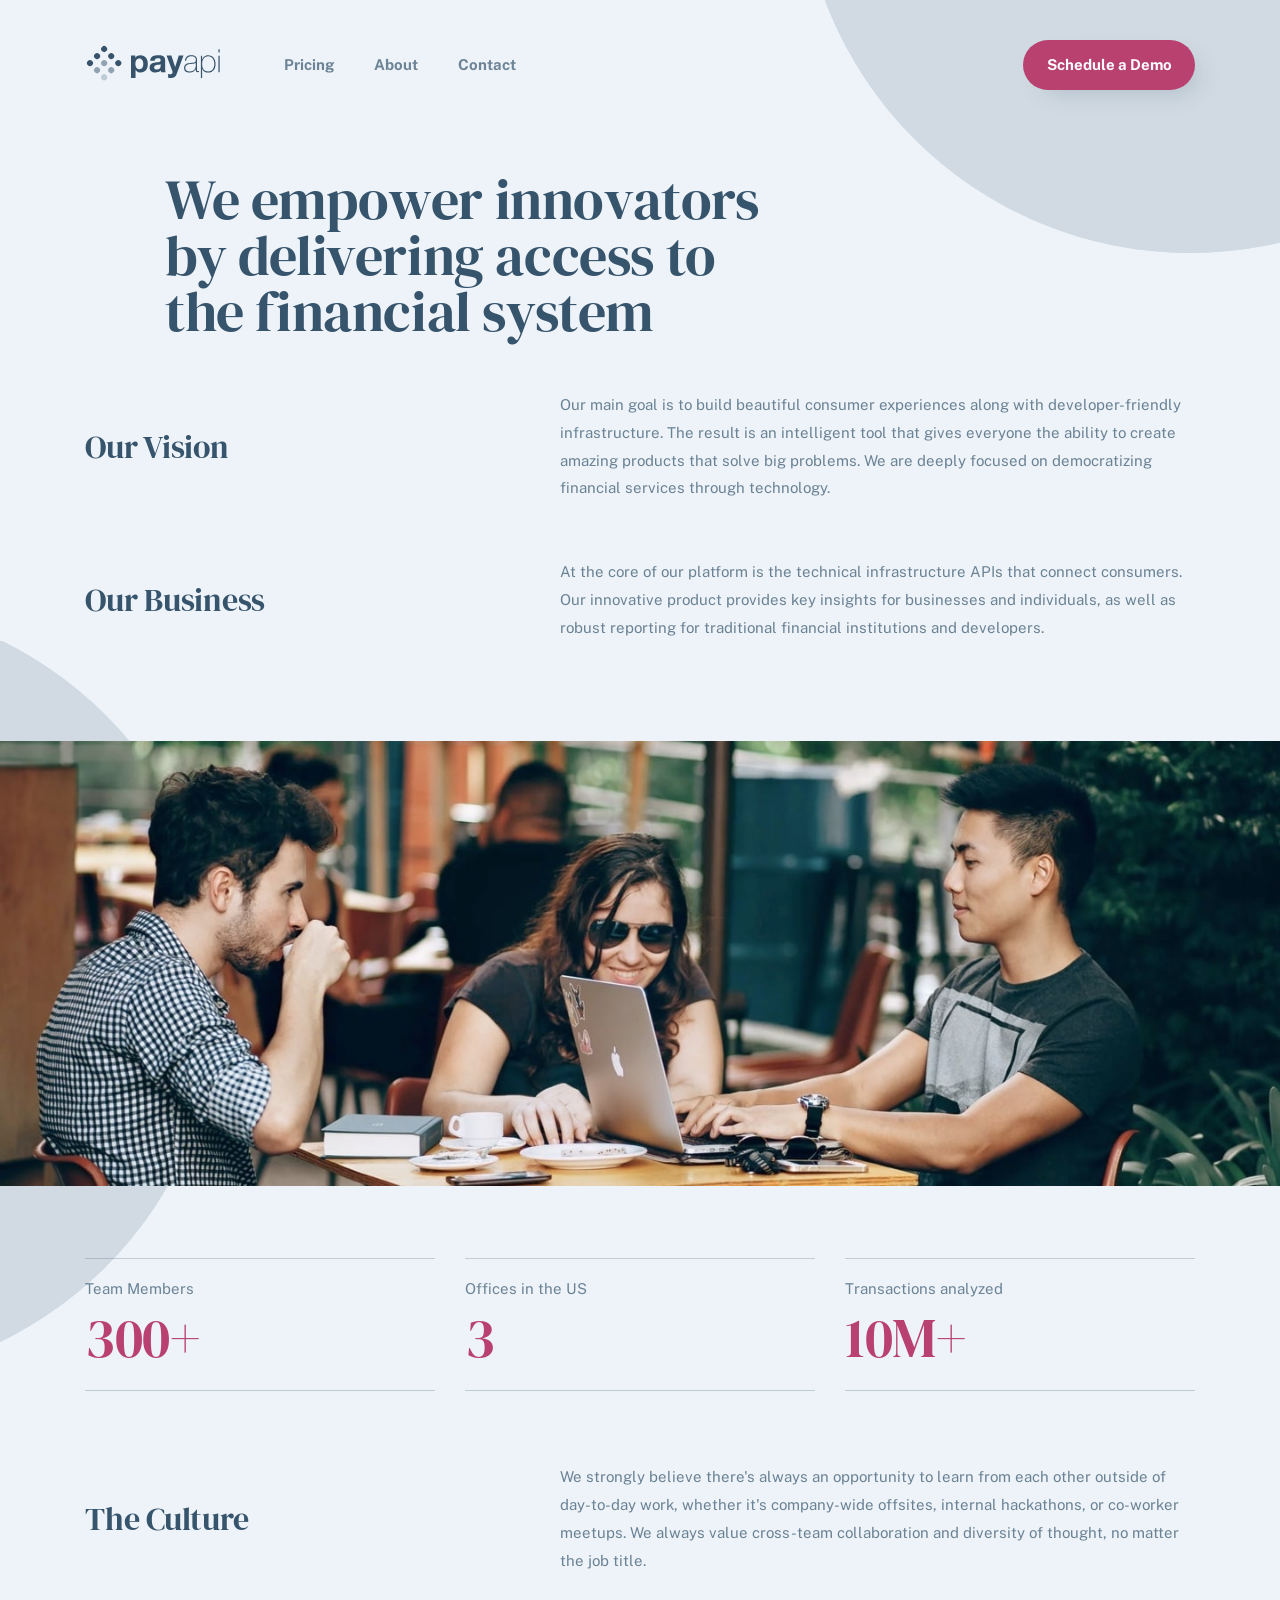
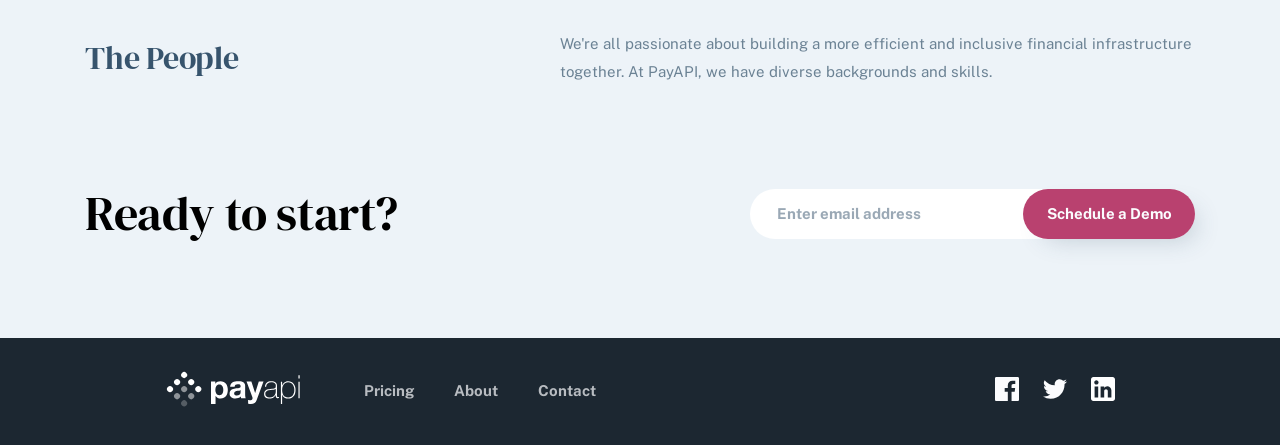
<file: about.html>
<!doctype html>
<html lang="en">
  <head>
    <meta charset="UTF-8" />
    <meta name="viewport" content="width=device-width, initial-scale=1.0" />

    <link
      rel="icon"
      type="image/png"
      sizes="32x32"
      href="./assets/favicon-32x32.png"
    />

    <title>Frontend Mentor | PayAPI Website Challenge</title>
    <link rel="stylesheet" href="./css/normalize.css" />
    <link rel="stylesheet" href="./css/style.css" />
  </head>

  <body class="about-page">
    <header class="header bg-up">
      <div class="header__menu container">
        <div class="header__logo">
          <a href="index.html">
            <svg
              width="135"
              height="38"
              xmlns="http://www.w3.org/2000/svg"
              aria-hidden="true"
              focusable="false"
            >
              <g fill="#36536B" fill-rule="evenodd">
                <path
                  d="M50.544 33.934v-7.84h.064a5.36 5.36 0 002.128 1.84c.864.416 1.808.624 2.832.624 1.216 0 2.277-.235 3.184-.704a6.738 6.738 0 002.272-1.888 8.147 8.147 0 001.36-2.72 11.37 11.37 0 00.448-3.2c0-1.173-.15-2.299-.448-3.376-.299-1.077-.757-2.021-1.376-2.832a6.937 6.937 0 00-2.336-1.952c-.939-.49-2.059-.736-3.36-.736-1.024 0-1.963.203-2.816.608-.853.405-1.557 1.056-2.112 1.952h-.064v-2.112H46v22.336h4.544zm3.808-8.768c-.725 0-1.344-.15-1.856-.448a3.595 3.595 0 01-1.232-1.168 5.044 5.044 0 01-.672-1.68 9.192 9.192 0 01-.208-1.952c0-.683.064-1.344.192-1.984a4.98 4.98 0 01.656-1.696c.31-.49.715-.89 1.216-1.2.501-.31 1.125-.464 1.872-.464.725 0 1.339.155 1.84.464.501.31.912.715 1.232 1.216.32.501.55 1.072.688 1.712.139.64.208 1.29.208 1.952 0 .661-.064 1.312-.192 1.952-.128.64-.347 1.2-.656 1.68-.31.48-.715.87-1.216 1.168-.501.299-1.125.448-1.872.448zm15.882 3.392c1.024 0 2.027-.15 3.008-.448a5.921 5.921 0 002.56-1.568 6.52 6.52 0 00.32 1.6h4.608c-.213-.341-.363-.853-.448-1.536a17.288 17.288 0 01-.128-2.144v-8.608c0-1.003-.224-1.808-.672-2.416a4.603 4.603 0 00-1.728-1.424 7.733 7.733 0 00-2.336-.688 18.543 18.543 0 00-2.528-.176c-.917 0-1.83.09-2.736.272a7.809 7.809 0 00-2.448.912 5.448 5.448 0 00-1.792 1.696c-.47.704-.736 1.59-.8 2.656h4.544c.085-.896.384-1.536.896-1.92.512-.384 1.216-.576 2.112-.576.405 0 .784.027 1.136.08.352.053.661.16.928.32s.48.384.64.672c.16.288.24.677.24 1.168.021.47-.117.827-.416 1.072-.299.245-.704.432-1.216.56-.512.128-1.099.224-1.76.288-.661.064-1.333.15-2.016.256-.683.107-1.36.25-2.032.432a5.735 5.735 0 00-1.792.816c-.523.363-.95.848-1.28 1.456-.33.608-.496 1.381-.496 2.32 0 .853.144 1.59.432 2.208a4.17 4.17 0 001.2 1.536c.512.405 1.11.704 1.792.896a8.127 8.127 0 002.208.288zm1.696-3.008c-.363 0-.715-.032-1.056-.096a2.566 2.566 0 01-.896-.336 1.717 1.717 0 01-.608-.656c-.15-.277-.224-.619-.224-1.024 0-.427.075-.779.224-1.056.15-.277.347-.507.592-.688a2.98 2.98 0 01.864-.432c.33-.107.667-.192 1.008-.256.363-.064.725-.117 1.088-.16.363-.043.71-.096 1.04-.16.33-.064.64-.144.928-.24.288-.096.528-.23.72-.4v1.696c0 .256-.027.597-.08 1.024a3.428 3.428 0 01-.432 1.264c-.235.416-.597.773-1.088 1.072-.49.299-1.184.448-2.08.448zm13.962 8.384c1.557 0 2.773-.288 3.648-.864.874-.576 1.557-1.536 2.048-2.88L98.5 11.598h-4.704L90.18 22.926h-.064l-3.744-11.328H81.54l5.792 15.52c.128.32.192.661.192 1.024 0 .49-.144.939-.432 1.344-.288.405-.731.64-1.328.704-.448.021-.896.01-1.344-.032-.448-.043-.886-.085-1.312-.128v3.744c.469.043.933.08 1.392.112.458.032.922.048 1.392.048zm18.698-5.408c.789 0 1.514-.096 2.176-.288a6.581 6.581 0 001.776-.8c.522-.341.965-.73 1.328-1.168.362-.437.64-.901.832-1.392h.064v.864c0 .341.026.656.08.944.053.288.154.539.304.752.149.213.368.384.656.512.288.128.677.192 1.168.192.34 0 .672-.043.992-.128V26.99a5.835 5.835 0 01-.896.096c-.278 0-.491-.059-.64-.176a.961.961 0 01-.32-.464 2.357 2.357 0 01-.112-.64c-.011-.235-.016-.47-.016-.704v-9.568c0-1.259-.454-2.277-1.36-3.056-.907-.779-2.352-1.168-4.336-1.168-1.984 0-3.515.453-4.592 1.36-1.078.907-1.66 2.267-1.744 4.08h1.216c.085-1.472.58-2.57 1.488-3.296.906-.725 2.096-1.088 3.568-1.088.832 0 1.536.085 2.112.256.576.17 1.045.405 1.408.704.362.299.629.64.8 1.024.17.384.256.8.256 1.248 0 .576-.032 1.056-.096 1.44a1.64 1.64 0 01-.48.944c-.256.245-.635.437-1.136.576-.502.139-1.19.24-2.064.304l-1.888.16c-.662.064-1.35.17-2.064.32-.715.15-1.366.4-1.952.752a4.367 4.367 0 00-1.456 1.44c-.384.608-.576 1.392-.576 2.352 0 1.579.48 2.747 1.44 3.504.96.757 2.314 1.136 4.064 1.136zm.032-1.056c-1.344 0-2.4-.293-3.168-.88-.768-.587-1.152-1.488-1.152-2.704 0-.768.149-1.392.448-1.872.298-.48.688-.859 1.168-1.136a5.213 5.213 0 011.616-.592 20.778 20.778 0 011.792-.272l2.048-.192a16.93 16.93 0 002.032-.288c.608-.128 1.06-.373 1.36-.736v3.072c0 .213-.06.624-.176 1.232-.118.608-.39 1.237-.816 1.888-.427.65-1.046 1.227-1.856 1.728-.811.501-1.91.752-3.296.752zm12.49 6.56v-9.312h.063c.491 1.344 1.27 2.315 2.336 2.912 1.067.597 2.283.896 3.648.896 1.26 0 2.352-.213 3.28-.64a6.254 6.254 0 002.304-1.776c.608-.757 1.062-1.659 1.36-2.704.3-1.045.448-2.197.448-3.456 0-1.152-.149-2.25-.448-3.296-.298-1.045-.752-1.963-1.36-2.752a6.651 6.651 0 00-2.304-1.888c-.928-.47-2.02-.704-3.28-.704-.896 0-1.69.139-2.384.416a6.39 6.39 0 00-1.776 1.04c-.49.416-.885.87-1.184 1.36-.298.49-.512.939-.64 1.344h-.064v-3.776h-1.216V34.03h1.216zm6.047-6.56c-1.152 0-2.117-.208-2.896-.624a5.008 5.008 0 01-1.856-1.664c-.458-.693-.784-1.493-.976-2.4a13.637 13.637 0 01-.288-2.832c0-.981.107-1.925.32-2.832a7.152 7.152 0 011.04-2.416 5.407 5.407 0 011.872-1.696c.768-.427 1.696-.64 2.784-.64 1.11 0 2.054.219 2.832.656a5.599 5.599 0 011.904 1.728c.491.715.854 1.525 1.088 2.432.235.907.352 1.83.352 2.768 0 1.024-.122 1.99-.368 2.896-.245.907-.618 1.701-1.12 2.384a5.487 5.487 0 01-1.92 1.632c-.778.405-1.7.608-2.768.608zm11.498-18.88V5.294h-1.216V8.59h1.216zm0 19.552V11.694h-1.216v16.448h1.216z"
                  fill-rule="nonzero"
                />
                <g>
                  <circle
                    transform="rotate(45 19.142 5)"
                    cx="19.142"
                    cy="5"
                    r="3"
                  />
                  <circle
                    transform="rotate(45 26.213 12.071)"
                    cx="26.213"
                    cy="12.071"
                    r="3"
                  />
                  <circle
                    transform="rotate(45 33.284 19.142)"
                    cx="33.284"
                    cy="19.142"
                    r="3"
                  />
                  <circle
                    transform="rotate(45 12.071 12.071)"
                    cx="12.071"
                    cy="12.071"
                    r="3"
                  />
                  <circle
                    opacity=".5"
                    transform="rotate(45 19.142 19.142)"
                    cx="19.142"
                    cy="19.142"
                    r="3"
                  />
                  <circle
                    opacity=".5"
                    transform="rotate(45 26.213 26.213)"
                    cx="26.213"
                    cy="26.213"
                    r="3"
                  />
                  <circle
                    transform="rotate(45 5 19.142)"
                    cx="5"
                    cy="19.142"
                    r="3"
                  />
                  <circle
                    opacity=".5"
                    transform="rotate(45 12.071 26.213)"
                    cx="12.071"
                    cy="26.213"
                    r="3"
                  />
                  <circle
                    opacity=".25"
                    transform="rotate(45 19.142 33.284)"
                    cx="19.142"
                    cy="33.284"
                    r="3"
                  />
                </g>
              </g>
            </svg>
            <span class="visually-hidden">PayAPI — Страница о компании</span>
          </a>
        </div>
        <button
          type="button"
          class="menu__button open__button"
          aria-label="Открыть меню"
          aria-expanded="false"
          aria-controls="navbar"
        >
          <svg
            width="28"
            height="17"
            xmlns="http://www.w3.org/2000/svg"
            aria-hidden="true"
            focusable="false"
          >
            <g fill="#36536B" fill-rule="evenodd">
              <path d="M0 0h28v3H0zM0 7h28v3H0zM0 14h28v3H0z" />
            </g>
          </svg>
        </button>
        <div id="navbar" class="header__menu-wrap">
          <nav class="navigation" aria-label="Главная навигация">
            <button
              type="button"
              class="menu__button close__button"
              aria-label="Закрыть меню"
              aria-expanded="true"
              aria-controls="navbar"
            >
              <svg width="22" height="23" xmlns="http://www.w3.org/2000/svg">
                <path
                  d="M19.839.54L21.96 2.66 13.12 11.5l8.84 8.839-2.121 2.121-8.84-8.84-8.838 8.84L.04 20.34l8.838-8.84L.04 2.662 2.16.54 11 9.378 19.839.54z"
                  fill="#FBFCFE"
                  fill-rule="evenodd"
                />
              </svg>
            </button>
            <ul id="navMenu" class="main__nav">
              <li><a href="pricing.html">Pricing</a></li>
              <li><a href="/">About</a></li>
              <li><a href="contact.html">Contact</a></li>
            </ul>
          </nav>
          <a href="contact.html" class="btn">Schedule a Demo</a>
        </div>
      </div>
      <h1 class="title-header">
        We empower innovators by delivering access to the financial system
      </h1>
    </header>
    <main class="main">
      <section class="intro__about container">
        <div class="intro__about-block">
          <h4>Our Vision</h4>
          <p>
            Our main goal is to build beautiful consumer experiences along with
            developer-friendly infrastructure. The result is an intelligent tool
            that gives everyone the ability to create amazing products that
            solve big problems. We are deeply focused on democratizing financial
            services through technology.
          </p>
        </div>
        <div class="intro__about-block">
          <h4>Our Business</h4>
          <p>
            At the core of our platform is the technical infrastructure APIs
            that connect consumers. Our innovative product provides key insights
            for businesses and individuals, as well as robust reporting for
            traditional financial institutions and developers.
          </p>
        </div>
      </section>
      <section class="about__content">
        <picture class="about__picture">
          <source
            media="(min-width: 1024px)"
            srcset="./assets/about/desktop/image-team-members.jpg"
          />
          <source
            media="(min-width: 768px)"
            srcset="./assets/about/tablet/image-team-members.jpg"
          />
          <img
            src="./assets/about/mobile/image-team-members.jpg"
            alt="image team members"
            class="hero__img"
          />
        </picture>
        <div class="content__stats">
          <div class="content__stats-block">
            <p>Team Members</p>
            <strong>300+</strong>
          </div>
          <div class="content__stats-block">
            <p>Offices in the US</p>
            <strong>3</strong>
          </div>
          <div class="content__stats-block">
            <p>Transactions analyzed</p>
            <strong>10M+</strong>
          </div>
        </div>
      </section>
      <section class="intro__about container">
        <div class="intro__about-block">
          <h4>The Culture</h4>
          <p>
            We strongly believe there's always an opportunity to learn from each
            other outside of day-to-day work, whether it's company-wide
            offsites, internal hackathons, or co-worker meetups. We always value
            cross-team collaboration and diversity of thought, no matter the job
            title.
          </p>
        </div>
        <div class="intro__about-block">
          <h4>The People</h4>
          <p>
            We're all passionate about building a more efficient and inclusive
            financial infrastructure together. At PayAPI, we have diverse
            backgrounds and skills.
          </p>
        </div>
      </section>
    </main>
    <footer class="footer">
      <div class="footer__header container">
        <h3>Ready to start?</h3>
        <form action="#" class="form__email" id="footer-form">
          <input
            type="email"
            name="email"
            class="user-email"
            aria-label="Enter your email"
            placeholder="Enter email address"
          />
          <small class="error-msg">Please use a valid email address</small>
          <button type="submit" class="btn email-btn">Schedule a Demo</button>
        </form>
      </div>
      <div class="footer__links">
        <a href="index.html" class="footer__logo">
          <svg
            width="135"
            height="38"
            xmlns="http://www.w3.org/2000/svg"
            aria-hidden="true"
            focusable="false"
          >
            <g fill="#36536B" fill-rule="evenodd">
              <path
                d="M50.544 33.934v-7.84h.064a5.36 5.36 0 002.128 1.84c.864.416 1.808.624 2.832.624 1.216 0 2.277-.235 3.184-.704a6.738 6.738 0 002.272-1.888 8.147 8.147 0 001.36-2.72 11.37 11.37 0 00.448-3.2c0-1.173-.15-2.299-.448-3.376-.299-1.077-.757-2.021-1.376-2.832a6.937 6.937 0 00-2.336-1.952c-.939-.49-2.059-.736-3.36-.736-1.024 0-1.963.203-2.816.608-.853.405-1.557 1.056-2.112 1.952h-.064v-2.112H46v22.336h4.544zm3.808-8.768c-.725 0-1.344-.15-1.856-.448a3.595 3.595 0 01-1.232-1.168 5.044 5.044 0 01-.672-1.68 9.192 9.192 0 01-.208-1.952c0-.683.064-1.344.192-1.984a4.98 4.98 0 01.656-1.696c.31-.49.715-.89 1.216-1.2.501-.31 1.125-.464 1.872-.464.725 0 1.339.155 1.84.464.501.31.912.715 1.232 1.216.32.501.55 1.072.688 1.712.139.64.208 1.29.208 1.952 0 .661-.064 1.312-.192 1.952-.128.64-.347 1.2-.656 1.68-.31.48-.715.87-1.216 1.168-.501.299-1.125.448-1.872.448zm15.882 3.392c1.024 0 2.027-.15 3.008-.448a5.921 5.921 0 002.56-1.568 6.52 6.52 0 00.32 1.6h4.608c-.213-.341-.363-.853-.448-1.536a17.288 17.288 0 01-.128-2.144v-8.608c0-1.003-.224-1.808-.672-2.416a4.603 4.603 0 00-1.728-1.424 7.733 7.733 0 00-2.336-.688 18.543 18.543 0 00-2.528-.176c-.917 0-1.83.09-2.736.272a7.809 7.809 0 00-2.448.912 5.448 5.448 0 00-1.792 1.696c-.47.704-.736 1.59-.8 2.656h4.544c.085-.896.384-1.536.896-1.92.512-.384 1.216-.576 2.112-.576.405 0 .784.027 1.136.08.352.053.661.16.928.32s.48.384.64.672c.16.288.24.677.24 1.168.021.47-.117.827-.416 1.072-.299.245-.704.432-1.216.56-.512.128-1.099.224-1.76.288-.661.064-1.333.15-2.016.256-.683.107-1.36.25-2.032.432a5.735 5.735 0 00-1.792.816c-.523.363-.95.848-1.28 1.456-.33.608-.496 1.381-.496 2.32 0 .853.144 1.59.432 2.208a4.17 4.17 0 001.2 1.536c.512.405 1.11.704 1.792.896a8.127 8.127 0 002.208.288zm1.696-3.008c-.363 0-.715-.032-1.056-.096a2.566 2.566 0 01-.896-.336 1.717 1.717 0 01-.608-.656c-.15-.277-.224-.619-.224-1.024 0-.427.075-.779.224-1.056.15-.277.347-.507.592-.688a2.98 2.98 0 01.864-.432c.33-.107.667-.192 1.008-.256.363-.064.725-.117 1.088-.16.363-.043.71-.096 1.04-.16.33-.064.64-.144.928-.24.288-.096.528-.23.72-.4v1.696c0 .256-.027.597-.08 1.024a3.428 3.428 0 01-.432 1.264c-.235.416-.597.773-1.088 1.072-.49.299-1.184.448-2.08.448zm13.962 8.384c1.557 0 2.773-.288 3.648-.864.874-.576 1.557-1.536 2.048-2.88L98.5 11.598h-4.704L90.18 22.926h-.064l-3.744-11.328H81.54l5.792 15.52c.128.32.192.661.192 1.024 0 .49-.144.939-.432 1.344-.288.405-.731.64-1.328.704-.448.021-.896.01-1.344-.032-.448-.043-.886-.085-1.312-.128v3.744c.469.043.933.08 1.392.112.458.032.922.048 1.392.048zm18.698-5.408c.789 0 1.514-.096 2.176-.288a6.581 6.581 0 001.776-.8c.522-.341.965-.73 1.328-1.168.362-.437.64-.901.832-1.392h.064v.864c0 .341.026.656.08.944.053.288.154.539.304.752.149.213.368.384.656.512.288.128.677.192 1.168.192.34 0 .672-.043.992-.128V26.99a5.835 5.835 0 01-.896.096c-.278 0-.491-.059-.64-.176a.961.961 0 01-.32-.464 2.357 2.357 0 01-.112-.64c-.011-.235-.016-.47-.016-.704v-9.568c0-1.259-.454-2.277-1.36-3.056-.907-.779-2.352-1.168-4.336-1.168-1.984 0-3.515.453-4.592 1.36-1.078.907-1.66 2.267-1.744 4.08h1.216c.085-1.472.58-2.57 1.488-3.296.906-.725 2.096-1.088 3.568-1.088.832 0 1.536.085 2.112.256.576.17 1.045.405 1.408.704.362.299.629.64.8 1.024.17.384.256.8.256 1.248 0 .576-.032 1.056-.096 1.44a1.64 1.64 0 01-.48.944c-.256.245-.635.437-1.136.576-.502.139-1.19.24-2.064.304l-1.888.16c-.662.064-1.35.17-2.064.32-.715.15-1.366.4-1.952.752a4.367 4.367 0 00-1.456 1.44c-.384.608-.576 1.392-.576 2.352 0 1.579.48 2.747 1.44 3.504.96.757 2.314 1.136 4.064 1.136zm.032-1.056c-1.344 0-2.4-.293-3.168-.88-.768-.587-1.152-1.488-1.152-2.704 0-.768.149-1.392.448-1.872.298-.48.688-.859 1.168-1.136a5.213 5.213 0 011.616-.592 20.778 20.778 0 011.792-.272l2.048-.192a16.93 16.93 0 002.032-.288c.608-.128 1.06-.373 1.36-.736v3.072c0 .213-.06.624-.176 1.232-.118.608-.39 1.237-.816 1.888-.427.65-1.046 1.227-1.856 1.728-.811.501-1.91.752-3.296.752zm12.49 6.56v-9.312h.063c.491 1.344 1.27 2.315 2.336 2.912 1.067.597 2.283.896 3.648.896 1.26 0 2.352-.213 3.28-.64a6.254 6.254 0 002.304-1.776c.608-.757 1.062-1.659 1.36-2.704.3-1.045.448-2.197.448-3.456 0-1.152-.149-2.25-.448-3.296-.298-1.045-.752-1.963-1.36-2.752a6.651 6.651 0 00-2.304-1.888c-.928-.47-2.02-.704-3.28-.704-.896 0-1.69.139-2.384.416a6.39 6.39 0 00-1.776 1.04c-.49.416-.885.87-1.184 1.36-.298.49-.512.939-.64 1.344h-.064v-3.776h-1.216V34.03h1.216zm6.047-6.56c-1.152 0-2.117-.208-2.896-.624a5.008 5.008 0 01-1.856-1.664c-.458-.693-.784-1.493-.976-2.4a13.637 13.637 0 01-.288-2.832c0-.981.107-1.925.32-2.832a7.152 7.152 0 011.04-2.416 5.407 5.407 0 011.872-1.696c.768-.427 1.696-.64 2.784-.64 1.11 0 2.054.219 2.832.656a5.599 5.599 0 011.904 1.728c.491.715.854 1.525 1.088 2.432.235.907.352 1.83.352 2.768 0 1.024-.122 1.99-.368 2.896-.245.907-.618 1.701-1.12 2.384a5.487 5.487 0 01-1.92 1.632c-.778.405-1.7.608-2.768.608zm11.498-18.88V5.294h-1.216V8.59h1.216zm0 19.552V11.694h-1.216v16.448h1.216z"
                fill-rule="nonzero"
              />
              <g>
                <circle
                  transform="rotate(45 19.142 5)"
                  cx="19.142"
                  cy="5"
                  r="3"
                />
                <circle
                  transform="rotate(45 26.213 12.071)"
                  cx="26.213"
                  cy="12.071"
                  r="3"
                />
                <circle
                  transform="rotate(45 33.284 19.142)"
                  cx="33.284"
                  cy="19.142"
                  r="3"
                />
                <circle
                  transform="rotate(45 12.071 12.071)"
                  cx="12.071"
                  cy="12.071"
                  r="3"
                />
                <circle
                  opacity=".5"
                  transform="rotate(45 19.142 19.142)"
                  cx="19.142"
                  cy="19.142"
                  r="3"
                />
                <circle
                  opacity=".5"
                  transform="rotate(45 26.213 26.213)"
                  cx="26.213"
                  cy="26.213"
                  r="3"
                />
                <circle
                  transform="rotate(45 5 19.142)"
                  cx="5"
                  cy="19.142"
                  r="3"
                />
                <circle
                  opacity=".5"
                  transform="rotate(45 12.071 26.213)"
                  cx="12.071"
                  cy="26.213"
                  r="3"
                />
                <circle
                  opacity=".25"
                  transform="rotate(45 19.142 33.284)"
                  cx="19.142"
                  cy="33.284"
                  r="3"
                />
              </g>
            </g>
          </svg>
        </a>
        <div class="footer__links-wrap">
          <nav>
            <ul>
              <li><a href="pricing.html">Pricing</a></li>
              <li><a href="/">About</a></li>
              <li><a href="contact.html">Contact</a></li>
            </ul>
          </nav>
          <div class="footer__links-social">
            <a href="#"
              ><svg
                width="24"
                height="24"
                xmlns="http://www.w3.org/2000/svg"
                aria-hidden="true"
                focusable="false"
              >
                <path
                  d="M22.675 0H1.325C.593 0 0 .593 0 1.325v21.351C0 23.407.593 24 1.325 24H12.82v-9.294H9.692v-3.622h3.128V8.413c0-3.1 1.893-4.788 4.659-4.788 1.325 0 2.463.099 2.795.143v3.24l-1.918.001c-1.504 0-1.795.715-1.795 1.763v2.313h3.587l-.467 3.622h-3.12V24h6.116c.73 0 1.323-.593 1.323-1.325V1.325C24 .593 23.407 0 22.675 0z"
                  fill="#FBFCFE"
                  fill-rule="nonzero"
                /></svg
            ></a>
            <a href="#"
              ><svg
                width="24"
                height="20"
                xmlns="http://www.w3.org/2000/svg"
                aria-hidden="true"
                focusable="false"
              >
                <path
                  d="M24 2.557a9.83 9.83 0 01-2.828.775A4.932 4.932 0 0023.337.608a9.864 9.864 0 01-3.127 1.195A4.916 4.916 0 0016.616.248c-3.179 0-5.515 2.966-4.797 6.045A13.978 13.978 0 011.671 1.149a4.93 4.93 0 001.523 6.574 4.903 4.903 0 01-2.229-.616c-.054 2.281 1.581 4.415 3.949 4.89a4.935 4.935 0 01-2.224.084 4.928 4.928 0 004.6 3.419A9.9 9.9 0 010 17.54a13.94 13.94 0 007.548 2.212c9.142 0 14.307-7.721 13.995-14.646A10.025 10.025 0 0024 2.557z"
                  fill="#FBFCFE"
                  fill-rule="nonzero"
                /></svg
            ></a>
            <a href="#"
              ><svg
                width="24"
                height="24"
                xmlns="http://www.w3.org/2000/svg"
                aria-hidden="true"
                focusable="false"
              >
                <path
                  d="M21.6 0H2.4C1.08 0 0 1.08 0 2.4v19.2C0 22.92 1.08 24 2.4 24h19.2c1.32 0 2.4-1.08 2.4-2.4V2.4C24 1.08 22.92 0 21.6 0zM7.2 20.4H3.6V9.6h3.6v10.8zM5.4 7.56c-1.2 0-2.16-.96-2.16-2.16 0-1.2.96-2.16 2.16-2.16 1.2 0 2.16.96 2.16 2.16 0 1.2-.96 2.16-2.16 2.16zm15 12.84h-3.6v-6.36c0-.96-.84-1.8-1.8-1.8-.96 0-1.8.84-1.8 1.8v6.36H9.6V9.6h3.6v1.44c.6-.96 1.92-1.68 3-1.68 2.28 0 4.2 1.92 4.2 4.2v6.84z"
                  fill="#FFF"
                  fill-rule="nonzero"
                /></svg
            ></a>
          </div>
        </div>
      </div>
    </footer>
    <script src="app.js" defer></script>
  </body>
</html>
</file>
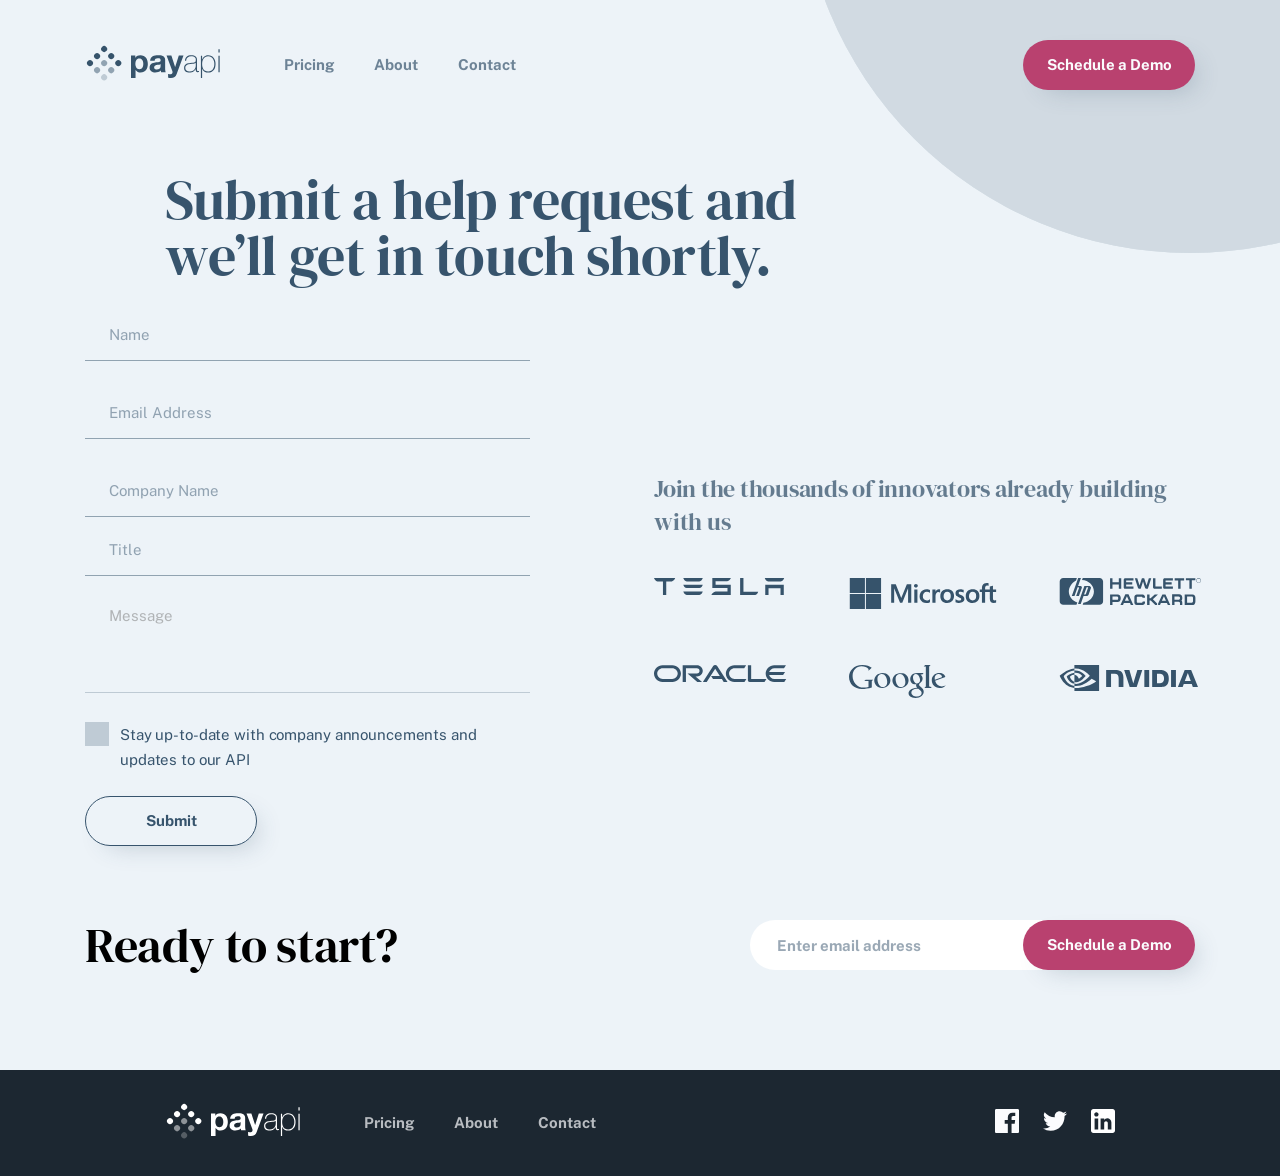
<file: contact.html>
<!doctype html>
<html lang="en">
  <head>
    <meta charset="UTF-8" />
    <meta name="viewport" content="width=device-width, initial-scale=1.0" />

    <link
      rel="icon"
      type="image/png"
      sizes="32x32"
      href="./assets/favicon-32x32.png"
    />

    <title>Frontend Mentor | PayAPI Website Challenge</title>
    <link rel="stylesheet" href="./css/normalize.css" />
    <link rel="stylesheet" href="./css/style.css" />
  </head>

  <body class="contact-page">
    <header class="header bg-up">
      <div class="header__menu container">
        <div class="header__logo">
          <a href="index.html">
            <svg
              width="135"
              height="38"
              xmlns="http://www.w3.org/2000/svg"
              aria-hidden="true"
              focusable="false"
            >
              <g fill="#36536B" fill-rule="evenodd">
                <path
                  d="M50.544 33.934v-7.84h.064a5.36 5.36 0 002.128 1.84c.864.416 1.808.624 2.832.624 1.216 0 2.277-.235 3.184-.704a6.738 6.738 0 002.272-1.888 8.147 8.147 0 001.36-2.72 11.37 11.37 0 00.448-3.2c0-1.173-.15-2.299-.448-3.376-.299-1.077-.757-2.021-1.376-2.832a6.937 6.937 0 00-2.336-1.952c-.939-.49-2.059-.736-3.36-.736-1.024 0-1.963.203-2.816.608-.853.405-1.557 1.056-2.112 1.952h-.064v-2.112H46v22.336h4.544zm3.808-8.768c-.725 0-1.344-.15-1.856-.448a3.595 3.595 0 01-1.232-1.168 5.044 5.044 0 01-.672-1.68 9.192 9.192 0 01-.208-1.952c0-.683.064-1.344.192-1.984a4.98 4.98 0 01.656-1.696c.31-.49.715-.89 1.216-1.2.501-.31 1.125-.464 1.872-.464.725 0 1.339.155 1.84.464.501.31.912.715 1.232 1.216.32.501.55 1.072.688 1.712.139.64.208 1.29.208 1.952 0 .661-.064 1.312-.192 1.952-.128.64-.347 1.2-.656 1.68-.31.48-.715.87-1.216 1.168-.501.299-1.125.448-1.872.448zm15.882 3.392c1.024 0 2.027-.15 3.008-.448a5.921 5.921 0 002.56-1.568 6.52 6.52 0 00.32 1.6h4.608c-.213-.341-.363-.853-.448-1.536a17.288 17.288 0 01-.128-2.144v-8.608c0-1.003-.224-1.808-.672-2.416a4.603 4.603 0 00-1.728-1.424 7.733 7.733 0 00-2.336-.688 18.543 18.543 0 00-2.528-.176c-.917 0-1.83.09-2.736.272a7.809 7.809 0 00-2.448.912 5.448 5.448 0 00-1.792 1.696c-.47.704-.736 1.59-.8 2.656h4.544c.085-.896.384-1.536.896-1.92.512-.384 1.216-.576 2.112-.576.405 0 .784.027 1.136.08.352.053.661.16.928.32s.48.384.64.672c.16.288.24.677.24 1.168.021.47-.117.827-.416 1.072-.299.245-.704.432-1.216.56-.512.128-1.099.224-1.76.288-.661.064-1.333.15-2.016.256-.683.107-1.36.25-2.032.432a5.735 5.735 0 00-1.792.816c-.523.363-.95.848-1.28 1.456-.33.608-.496 1.381-.496 2.32 0 .853.144 1.59.432 2.208a4.17 4.17 0 001.2 1.536c.512.405 1.11.704 1.792.896a8.127 8.127 0 002.208.288zm1.696-3.008c-.363 0-.715-.032-1.056-.096a2.566 2.566 0 01-.896-.336 1.717 1.717 0 01-.608-.656c-.15-.277-.224-.619-.224-1.024 0-.427.075-.779.224-1.056.15-.277.347-.507.592-.688a2.98 2.98 0 01.864-.432c.33-.107.667-.192 1.008-.256.363-.064.725-.117 1.088-.16.363-.043.71-.096 1.04-.16.33-.064.64-.144.928-.24.288-.096.528-.23.72-.4v1.696c0 .256-.027.597-.08 1.024a3.428 3.428 0 01-.432 1.264c-.235.416-.597.773-1.088 1.072-.49.299-1.184.448-2.08.448zm13.962 8.384c1.557 0 2.773-.288 3.648-.864.874-.576 1.557-1.536 2.048-2.88L98.5 11.598h-4.704L90.18 22.926h-.064l-3.744-11.328H81.54l5.792 15.52c.128.32.192.661.192 1.024 0 .49-.144.939-.432 1.344-.288.405-.731.64-1.328.704-.448.021-.896.01-1.344-.032-.448-.043-.886-.085-1.312-.128v3.744c.469.043.933.08 1.392.112.458.032.922.048 1.392.048zm18.698-5.408c.789 0 1.514-.096 2.176-.288a6.581 6.581 0 001.776-.8c.522-.341.965-.73 1.328-1.168.362-.437.64-.901.832-1.392h.064v.864c0 .341.026.656.08.944.053.288.154.539.304.752.149.213.368.384.656.512.288.128.677.192 1.168.192.34 0 .672-.043.992-.128V26.99a5.835 5.835 0 01-.896.096c-.278 0-.491-.059-.64-.176a.961.961 0 01-.32-.464 2.357 2.357 0 01-.112-.64c-.011-.235-.016-.47-.016-.704v-9.568c0-1.259-.454-2.277-1.36-3.056-.907-.779-2.352-1.168-4.336-1.168-1.984 0-3.515.453-4.592 1.36-1.078.907-1.66 2.267-1.744 4.08h1.216c.085-1.472.58-2.57 1.488-3.296.906-.725 2.096-1.088 3.568-1.088.832 0 1.536.085 2.112.256.576.17 1.045.405 1.408.704.362.299.629.64.8 1.024.17.384.256.8.256 1.248 0 .576-.032 1.056-.096 1.44a1.64 1.64 0 01-.48.944c-.256.245-.635.437-1.136.576-.502.139-1.19.24-2.064.304l-1.888.16c-.662.064-1.35.17-2.064.32-.715.15-1.366.4-1.952.752a4.367 4.367 0 00-1.456 1.44c-.384.608-.576 1.392-.576 2.352 0 1.579.48 2.747 1.44 3.504.96.757 2.314 1.136 4.064 1.136zm.032-1.056c-1.344 0-2.4-.293-3.168-.88-.768-.587-1.152-1.488-1.152-2.704 0-.768.149-1.392.448-1.872.298-.48.688-.859 1.168-1.136a5.213 5.213 0 011.616-.592 20.778 20.778 0 011.792-.272l2.048-.192a16.93 16.93 0 002.032-.288c.608-.128 1.06-.373 1.36-.736v3.072c0 .213-.06.624-.176 1.232-.118.608-.39 1.237-.816 1.888-.427.65-1.046 1.227-1.856 1.728-.811.501-1.91.752-3.296.752zm12.49 6.56v-9.312h.063c.491 1.344 1.27 2.315 2.336 2.912 1.067.597 2.283.896 3.648.896 1.26 0 2.352-.213 3.28-.64a6.254 6.254 0 002.304-1.776c.608-.757 1.062-1.659 1.36-2.704.3-1.045.448-2.197.448-3.456 0-1.152-.149-2.25-.448-3.296-.298-1.045-.752-1.963-1.36-2.752a6.651 6.651 0 00-2.304-1.888c-.928-.47-2.02-.704-3.28-.704-.896 0-1.69.139-2.384.416a6.39 6.39 0 00-1.776 1.04c-.49.416-.885.87-1.184 1.36-.298.49-.512.939-.64 1.344h-.064v-3.776h-1.216V34.03h1.216zm6.047-6.56c-1.152 0-2.117-.208-2.896-.624a5.008 5.008 0 01-1.856-1.664c-.458-.693-.784-1.493-.976-2.4a13.637 13.637 0 01-.288-2.832c0-.981.107-1.925.32-2.832a7.152 7.152 0 011.04-2.416 5.407 5.407 0 011.872-1.696c.768-.427 1.696-.64 2.784-.64 1.11 0 2.054.219 2.832.656a5.599 5.599 0 011.904 1.728c.491.715.854 1.525 1.088 2.432.235.907.352 1.83.352 2.768 0 1.024-.122 1.99-.368 2.896-.245.907-.618 1.701-1.12 2.384a5.487 5.487 0 01-1.92 1.632c-.778.405-1.7.608-2.768.608zm11.498-18.88V5.294h-1.216V8.59h1.216zm0 19.552V11.694h-1.216v16.448h1.216z"
                  fill-rule="nonzero"
                />
                <g>
                  <circle
                    transform="rotate(45 19.142 5)"
                    cx="19.142"
                    cy="5"
                    r="3"
                  />
                  <circle
                    transform="rotate(45 26.213 12.071)"
                    cx="26.213"
                    cy="12.071"
                    r="3"
                  />
                  <circle
                    transform="rotate(45 33.284 19.142)"
                    cx="33.284"
                    cy="19.142"
                    r="3"
                  />
                  <circle
                    transform="rotate(45 12.071 12.071)"
                    cx="12.071"
                    cy="12.071"
                    r="3"
                  />
                  <circle
                    opacity=".5"
                    transform="rotate(45 19.142 19.142)"
                    cx="19.142"
                    cy="19.142"
                    r="3"
                  />
                  <circle
                    opacity=".5"
                    transform="rotate(45 26.213 26.213)"
                    cx="26.213"
                    cy="26.213"
                    r="3"
                  />
                  <circle
                    transform="rotate(45 5 19.142)"
                    cx="5"
                    cy="19.142"
                    r="3"
                  />
                  <circle
                    opacity=".5"
                    transform="rotate(45 12.071 26.213)"
                    cx="12.071"
                    cy="26.213"
                    r="3"
                  />
                  <circle
                    opacity=".25"
                    transform="rotate(45 19.142 33.284)"
                    cx="19.142"
                    cy="33.284"
                    r="3"
                  />
                </g>
              </g>
            </svg>
            <span class="visually-hidden">PayAPI — Главная страница</span>
          </a>
        </div>
        <button
          type="button"
          class="menu__button open__button"
          aria-label="Открыть меню"
          aria-expanded="false"
          aria-controls="navbar"
        >
          <svg
            width="28"
            height="17"
            xmlns="http://www.w3.org/2000/svg"
            aria-hidden="true"
            focusable="false"
          >
            <g fill="#36536B" fill-rule="evenodd">
              <path d="M0 0h28v3H0zM0 7h28v3H0zM0 14h28v3H0z" />
            </g>
          </svg>
        </button>
        <div id="navbar" class="header__menu-wrap">
          <nav class="navigation" aria-label="Главная навигация">
            <button
              type="button"
              class="menu__button close__button"
              aria-label="Закрыть меню"
              aria-expanded="true"
              aria-controls="navbar"
            >
              <svg width="22" height="23" xmlns="http://www.w3.org/2000/svg">
                <path
                  d="M19.839.54L21.96 2.66 13.12 11.5l8.84 8.839-2.121 2.121-8.84-8.84-8.838 8.84L.04 20.34l8.838-8.84L.04 2.662 2.16.54 11 9.378 19.839.54z"
                  fill="#FBFCFE"
                  fill-rule="evenodd"
                />
              </svg>
            </button>
            <ul id="navMenu" class="main__nav">
              <li><a href="pricing.html">Pricing</a></li>
              <li><a href="about.html">About</a></li>
              <li><a href="/">Contact</a></li>
            </ul>
          </nav>
          <a href="/" class="btn">Schedule a Demo</a>
        </div>
      </div>
      <h1 class="title-header">Submit a help request and we’ll get in touch shortly.</h1>
    </header>
    <main class="main">
      <section class="contact container">
        <form action="#" class="contact__form">
          <div class="form-group">
            <label for="name" class="visually-hidden">Name</label>
            <input type="text" id="name" placeholder="Name" />
            <small></small>
          </div>
          <div class="form-group">
            <label for="emailAdress" class="visually-hidden">emailAdress</label>
            <input type="email" id="emailAdress" placeholder="Email Address" />
            <small></small>
          </div>
          <div class="form-group">
            <label for="companyName" class="visually-hidden">companyName</label>
            <input type="text" id="companyName" placeholder="Company Name" />
          </div>
          <div class="form-group">
            <label for="title" class="visually-hidden">Title</label>
            <input type="text" id="title" placeholder="Title" />
          </div>
          <div class="form-group">
            <textarea
              name="message"
              id="message"
              placeholder="Message"
            ></textarea>
            <small></small>
          </div>
          <div class="form-check">
            <label class="check__container"
              >Stay up-to-date with company announcements and updates to our API
              <input type="checkbox" name="check__container" />
              <span class="checkmark"></span
            ></label>
          </div>

          <button type="submit" class="btn">Submit</button>
        </form>
        <div class="contact__join">
          <h5>Join the thousands of innovators already building with us</h5>
          <div class="contact__join-images">
            <svg
              width="131"
              height="17"
              xmlns="http://www.w3.org/2000/svg"
              aria-hidden="true"
              focusable="false"
            >
              <path
                d="M89.447.047v13.628h14.74c-.375 1.405-1.264 2.623-2.902 3.325h-15.16V.047h3.322zm-12.588 0c-.374 1.452-1.825 2.81-3.603 3.325H61.558l.047 3.372h15.16V17H57.347c.796-1.64 2.387-2.904 4.259-3.419H73.49V10.07H58.33V.047zM21.196 0v.047c-.371 1.503-1.623 2.912-3.386 3.381h-5.287l-.279.094V17H8.951V3.522l-.278-.094H3.386C1.67 3.052.37 1.55 0 .047L21.196 0zm108.586 6.744V17h-3.275v-6.837h-11.98V17h-3.275V6.744h18.53zM48.783 13.58c-.327 1.499-1.637 3.091-3.416 3.419H32.733c-1.778-.328-3.088-1.92-3.462-3.419zm0-6.884c-.327 1.499-1.637 3.09-3.416 3.419H32.733c-1.778-.375-3.088-1.92-3.462-3.419zM130.203 0c-.374 1.499-1.637 3.09-3.416 3.419h-12.634c-1.731-.375-3.041-1.92-3.416-3.419zm-81.42 0c-.327 1.499-1.637 3.09-3.416 3.419H32.733c-1.778-.375-3.088-1.92-3.462-3.419z"
                fill="#36536B"
                fill-rule="nonzero"
              />
            </svg>
            <svg
              width="148"
              height="31"
              xmlns="http://www.w3.org/2000/svg"
              aria-hidden="true"
              focusable="false"
            >
              <path
                d="M15.922 16v15H.782V16h15.14zm16.149 0v15H16.93V16h15.14zm79.549-4.777c.457 0 .983.054 1.562.16.582.107 1.061.238 1.425.392l.05.021v2.858l-.13-.087a5.195 5.195 0 00-1.403-.642 5.593 5.593 0 00-1.607-.244c-.57 0-1.023.127-1.35.376-.323.248-.48.554-.48.936 0 .432.127.772.378 1.013.261.25.894.574 1.881.965 1.24.493 2.128 1.05 2.64 1.659.516.612.777 1.372.777 2.258 0 1.228-.486 2.232-1.444 2.985-.953.748-2.258 1.127-3.88 1.127-.525 0-1.13-.07-1.795-.205-.667-.135-1.232-.308-1.681-.512l-.049-.022v-3.014l.132.094a6.547 6.547 0 001.776.888c.639.208 1.222.313 1.733.313 1.38 0 2.05-.43 2.05-1.313 0-.31-.067-.561-.197-.745-.134-.187-.371-.38-.706-.572-.342-.195-.88-.443-1.603-.736-.86-.365-1.508-.723-1.928-1.065a3.28 3.28 0 01-.948-1.221c-.204-.465-.308-1.013-.308-1.63 0-1.187.482-2.168 1.431-2.916.944-.744 2.18-1.12 3.674-1.12zM137.763 5c.734 0 1.327.078 1.762.232l.055.02v2.656l-.117-.052a3.424 3.424 0 00-1.379-.31c-.623 0-1.111.198-1.453.586-.344.394-.519.983-.519 1.753v1.655h4.704V8.57l.059-.018 2.98-.9.106-.032v3.92h3.173v2.521h-3.172v6.205c0 .795.144 1.364.43 1.689.281.322.735.485 1.35.485.162 0 .373-.035.626-.105.25-.069.465-.161.637-.274l.13-.084v2.544l-.042.025c-.19.106-.51.206-.981.306a6.562 6.562 0 01-1.347.148c-2.62 0-3.95-1.409-3.95-4.189v-6.75h-4.703v10.622h-3.171V14.06h-2.21V11.54h2.21V9.72c0-.913.204-1.739.607-2.454a4.246 4.246 0 011.716-1.673c.733-.394 1.574-.593 2.5-.593zm-13.973 6.223c2.07 0 3.71.608 4.877 1.806 1.166 1.198 1.757 2.865 1.757 4.955 0 2.116-.63 3.833-1.873 5.102-1.243 1.27-2.953 1.913-5.082 1.913-2.043 0-3.694-.61-4.907-1.817-1.214-1.206-1.829-2.86-1.829-4.919 0-2.166.63-3.9 1.873-5.152 1.244-1.253 2.988-1.888 5.184-1.888zm-25.402 0c2.069 0 3.71.608 4.876 1.806 1.166 1.198 1.758 2.865 1.758 4.955 0 2.116-.63 3.833-1.873 5.102-1.243 1.27-2.953 1.913-5.082 1.913-2.043 0-3.694-.61-4.907-1.817-1.214-1.206-1.83-2.86-1.83-4.919 0-2.166.631-3.9 1.874-5.152 1.243-1.253 2.988-1.888 5.184-1.888zm-20.614 0c.56 0 1.148.062 1.75.186.606.123 1.093.286 1.45.483l.043.024V14.9l-.132-.094c-.95-.68-1.953-1.023-2.982-1.023-1.204 0-2.193.402-2.939 1.196-.748.797-1.127 1.876-1.127 3.208 0 1.324.364 2.376 1.082 3.126.716.748 1.703 1.128 2.932 1.128.443 0 .947-.097 1.501-.287a5.917 5.917 0 001.533-.788l.132-.095v2.833l-.042.023c-1.019.58-2.29.873-3.779.873-1.276 0-2.428-.277-3.425-.822a5.855 5.855 0 01-2.344-2.339c-.557-1.004-.839-2.144-.839-3.385 0-1.418.291-2.69.863-3.777a6.127 6.127 0 012.513-2.55c1.09-.6 2.372-.904 3.81-.904zm12.076.089c.523 0 .935.062 1.227.184l.05.021v3.117l-.13-.094c-.146-.103-.392-.201-.731-.292a3.724 3.724 0 00-.942-.136c-.833 0-1.515.355-2.026 1.056-.519.71-.781 1.648-.781 2.792v6.723h-3.133V11.54h3.133v2.276h.033c.293-.739.675-1.331 1.205-1.763a3.236 3.236 0 012.095-.741zm-21.42.228v13.143h-3.132V11.54h3.133zM46.77 6.343l5.458 13.622 5.624-13.622h4.425v18.34H59.08V10.57h-.103l-5.674 14.113h-2.267l-5.764-14.114h-.103v14.114h-3.005V6.343h4.605zm76.854 7.44c-1.134 0-2.033.382-2.673 1.136-.643.759-.97 1.85-.97 3.243 0 1.351.327 2.414.97 3.16.64.742 1.547 1.119 2.698 1.119 1.158 0 2.044-.37 2.633-1.098.593-.733.894-1.83.894-3.257 0-1.41-.32-2.492-.95-3.217-.627-.72-1.503-1.086-2.602-1.086zm-25.402 0c-1.134 0-2.033.382-2.672 1.136-.644.759-.97 1.85-.97 3.243 0 1.351.325 2.414.969 3.16.64.742 1.547 1.119 2.698 1.119 1.158 0 2.044-.37 2.632-1.098.594-.733.894-1.83.894-3.257 0-1.41-.32-2.492-.95-3.217-.627-.72-1.502-1.086-2.601-1.086zM15.922 0v15H.782V0h15.14zM32.07 0v15H16.93V0h15.14zm34.825 5.941c.543 0 1.001.178 1.362.53.362.353.546.782.546 1.276 0 .503-.189.929-.56 1.264-.37.334-.823.503-1.347.503-.525 0-.976-.17-1.341-.503a1.646 1.646 0 01-.554-1.264c0-.512.189-.945.56-1.29.369-.343.819-.516 1.334-.516z"
                fill="#36536B"
                fill-rule="nonzero"
              />
            </svg>
            <svg
              width="142"
              height="27"
              xmlns="http://www.w3.org/2000/svg"
              aria-hidden="true"
              focusable="false"
            >
              <path
                d="M69.493 16.373L74.305 27h-2.478l-.868-1.923h-6.086L64.015 27h-2.572l4.907-10.627h3.143zm50.612 0c1.715 0 3.191 1.202 3.191 3.366 0 1.923-.38 2.644-.953 3.126.762.384.953 1.297.953 1.922v2.211h-2.286v-1.922c0-.433-.477-1.203-1.43-1.203h-4.095V27h-2.382V16.373zm-29.566.01v3.984h1.046l4.138-3.984h3.234l-5.09 4.991 4.233 4.224v1.392h-1.808l-4.517-4.416H90.54v4.416h-2.427V16.383h2.427zm-31.815.006c1.282 0 3.04.815 3.04 3.835 0 2.973-1.616 3.787-3.041 3.787h-5.226v2.973h-2.423V16.389zm74.75.002c1.995 0 2.945 1.39 2.945 3.259v3.237c-.012 1.508-.265 4.094-2.992 4.094h-7.74v-10.59zm-26.99.003l4.797 10.585h-2.47l-.865-1.916h-6.067l-.854 1.916h-1.899v-1.485l4.225-9.1h3.133zm-22.863.006c1.518.047 2.418 1.627 2.418 2.536v.908H83.62c-.049-.479-.475-1.195-.854-1.195h-4.175c-.947 0-.805.956-.805.956v4.21c0 .766.474.957.759.957h4.126c.9 0 .997-.765.997-1.244h2.37v.957c0 1.58-1.09 2.488-2.417 2.488h-5.787c-1.803 0-2.467-1.388-2.467-2.488v-5.598c0-1.195 1.28-2.487 2.419-2.487zM40.52 0c1.97 0 3.567 1.58 3.567 3.57v19.72a3.6 3.6 0 01-1.046 2.539 3.537 3.537 0 01-2.52 1.044H23.662l.718-2.17c5.98-.888 10.545-5.597 10.545-11.273 0-6.106-5.283-11.094-11.929-11.409L23.76 0h16.76zM17.886 0l-.855 2.4c-4.115 2.205-7.199 6.638-7.199 11.03 0 4.998 3.55 9.408 8.488 11.01l-.861 2.433H4.252c-1.965 0-3.558-1.625-3.558-3.61V3.598C.693 1.614 2.285.004 4.252.001h13.634zm11.91 7.902c1.328 0 2.705.698 1.993 2.605l-2.041 5.677c-.38 1.07-.712 1.815-2.706 1.815h-2.495L21.727 26H19.02l6.36-18.098zm103.062 10.694h-4.75v6.18h4.56c.854 0 1.329-.814 1.329-1.724v-3.02c.049-.669-.426-1.436-1.14-1.436zm-64.937-.252l-2.048 4.52h4.049l-2.001-4.52zm36.997.014l-2.042 4.502h4.074l-2.032-4.502zm-46.907.236h-4.514v3.212h4.656c1.046 0 1.046-1.102 1.046-1.581v-.07c-.003-.512-.054-1.56-1.188-1.56zm61.568-.009h-4.095v3.077h4.382c.905 0 1.143-1.106 1.143-1.634 0-.53-.238-1.443-1.43-1.443zM21.934 0l-2.838 7.947h1.609c1.655 0 2.507.696 2.081 2.086-.426 1.39-2.838 7.969-2.838 7.969h-2.79l2.79-7.784c.094-.464.094-.88-.472-.88h-.852l-3.121 8.664h-2.697V18L19.191 0h2.743zM28.8 9.298h-1.187l-2.574 7.305h1.197c.475 0 .712-.512.76-.791.003-.017.012-.051.028-.102l.063-.198c.146-.442.447-1.301.77-2.213l.177-.5c.505-1.419 1.003-2.803 1.003-2.803.142-.372.19-.698-.237-.698zM78.28.156l2.241 7.264L82.904.204h2.287l2.382 7.216 2.24-7.264h2.43l-3.43 10.632h-1.43c-.715-.001-1.405-1.083-1.549-1.612L84.048 3.62l-2.335 7.168h-1.477c-.715 0-1.335-1.106-1.478-1.635L75.85.156h2.43zm58.079.002V2.37h-3.548v8.413h-2.428V2.37h-3.5V.158h9.476zM74.48.167v2.21h-7.325v1.968h6.088v2.208h-6.088v2.016h7.325v2.207h-8.228c-.952 0-1.522-.768-1.522-1.392V1.751c0-.96.57-1.584 1.664-1.584h8.086zm50.658-.002v2.21h-3.545v8.401h-2.425V2.375h-3.497V.165h9.467zm-11.244.006v2.206h-7.32v1.967h6.084V6.55h-6.084v2.015h7.32v2.206h-8.223c-.952 0-1.522-.767-1.522-1.391V1.755c0-.96.57-1.584 1.664-1.584h8.08zM53.497.174v4.17h6.319V.175h2.423v10.595h-2.423v-4.22h-6.32v4.22h-2.422V.174h2.423zm42.929.004V8.56h6.41v2.204h-7.123c-1.092 0-1.71-.766-1.71-1.58V.177h2.423zm43.216-.084c.627-.01 1.23.24 1.669.692.458.462.689 1.021.689 1.677.01.634-.24 1.243-.69 1.686a2.26 2.26 0 01-1.668.699 2.244 2.244 0 01-1.665-.699 2.317 2.317 0 01-.683-1.686 2.3 2.3 0 01.69-1.677 2.255 2.255 0 011.658-.692zm.001.32c-.56 0-1.036.2-1.431.602-.394.399-.59.881-.59 1.446-.01.546.202 1.073.587 1.457a1.93 1.93 0 001.433.602c.54.009 1.06-.21 1.434-.602.394-.402.59-.887.59-1.457 0-.565-.196-1.047-.59-1.446a1.941 1.941 0 00-1.433-.602z"
                fill="#36536B"
                fill-rule="nonzero"
              />
            </svg>
            <svg
              width="133"
              height="17"
              xmlns="http://www.w3.org/2000/svg"
              aria-hidden="true"
              focusable="false"
            >
              <path
                d="M57.081 11.06h8.737l-4.62-7.351-8.479 13.29h-3.858L59.174 1.036A2.445 2.445 0 0161.198 0c.802 0 1.55.376 1.984 1.008L73.536 17h-3.859l-1.82-2.97H59.01l-1.93-2.97zm40.084 2.97V.16h-3.274v15.226c0 .417.163.82.475 1.129.313.309.734.484 1.196.484h14.933l1.93-2.97h-15.26zM42.99 11.543c3.18 0 5.762-2.54 5.762-5.684 0-3.145-2.582-5.698-5.762-5.698H28.665V17h3.273V3.131h10.835a2.734 2.734 0 012.745 2.729 2.733 2.733 0 01-2.745 2.727l-9.231-.013L43.317 17h4.756l-6.577-5.456h1.495zM8.514 17C3.814 17 0 13.237 0 8.587S3.814.161 8.514.161h9.896c4.701 0 8.513 3.776 8.513 8.426S23.11 17 18.41 17H8.514zm9.676-2.97c3.045 0 5.512-2.433 5.512-5.443s-2.467-5.456-5.512-5.456H8.733c-3.044 0-5.511 2.446-5.511 5.456 0 3.01 2.467 5.443 5.511 5.443h9.457zM80.37 17c-4.7 0-8.519-3.763-8.519-8.413S75.67.161 80.371.161h11.754l-1.917 2.97h-9.62c-3.043 0-5.516 2.446-5.516 5.456 0 3.01 2.473 5.443 5.516 5.443h11.808L90.466 17H80.371zm40.044-2.97c-2.513 0-4.647-1.666-5.299-3.965h13.996l1.929-2.97h-15.925c.652-2.284 2.786-3.964 5.3-3.964h9.606l1.943-2.97h-11.767c-4.702 0-8.52 3.776-8.52 8.426s3.818 8.412 8.52 8.412h10.096l1.929-2.97h-11.808z"
                fill="#36536B"
                fill-rule="nonzero"
              />
            </svg>
            <svg
              width="97"
              height="33"
              xmlns="http://www.w3.org/2000/svg"
              aria-hidden="true"
              focusable="false"
            >
              <path
                d="M74.618 8l-1.331 1.376h-1.77c1.45 1.274 2.086 2.635 2.086 4.217 0 2.306-1.259 3.462-2.15 4.243-.163.15-.598.462-.85.736-.142.168-.531.613-.531 1.285 0 .47.151.869.931 1.496 2.654 2.055 3.702 3.246 3.702 5.42 0 3.085-2.836 6.227-8.313 6.227-4.625 0-6.827-2.338-6.827-4.714 0-2.713 2.434-5.238 8.49-5.619-.64-.75-.942-1.237-.942-2.104.001-.589.244-1.197.244-1.197h-.89c-3.52 0-5.226-2.777-5.226-5.238C61.241 10.895 63.635 8 68.06 8h6.558zM68.59 23.664c-4.543.065-6.2 1.836-6.2 3.894 0 2.485 2.417 4.006 5.579 4.006 2.88 0 4.658-1.554 4.658-3.535 0-1.442-.808-2.25-2.103-3.31-.557-.439-1.353-1.027-1.353-1.027s-.243-.028-.58-.028zM13.512 0c4.22 0 7.172 1.284 9.21 2.636L19.5 5.794V3.891c-1.719-1.527-3.64-2.623-6.942-2.623-5.219 0-8.96 3.966-8.96 9.621 0 5.766 4.136 11.67 11.172 11.67 1.736 0 3.406-.23 4.729-.646V16.08h-4.24l1.42-1.38h7.56l-1.113 1.09c-.206.186-.344.398-.344.706v6.027C19.25 23.485 16.197 24 12.757 24 5.66 24 .015 19.425.015 11.83.015 6.492 4.249 0 13.512 0zm20.227 8c4.6.001 7.658 3.606 7.658 7.318 0 3.985-3.129 7.682-8.23 7.682-5.302 0-7.919-4.014-7.919-7.394C25.248 11.69 28.497 8 33.74 8zm47.873-8l-1.16 1.14a.878.878 0 00-.306.69v19.09c0 .41.295.831.79.89l1.844.227-.98.963h-6.425l1.177-1.154c.193-.197.283-.388.283-.669V1.403h-2.13L76.132 0h5.48zm8.66 8c3.852 0 5.528 1.987 6.123 3.96L86.1 15.833c.983 3.597 3.792 5.554 6.706 5.554 1.534 0 2.688-.436 4.103-1.1-.75.933-1.776 1.676-2.844 2.134-.995.425-2.057.579-3.346.579-5.172 0-7.94-3.978-7.94-7.798C82.78 10.576 86.638 8 90.27 8zM51.906 8c4.6.001 7.658 3.606 7.658 7.318 0 3.985-3.13 7.682-8.23 7.682-5.302 0-7.919-4.014-7.919-7.394C43.416 11.69 46.665 8 51.907 8zM32.87 9.076c-.6 0-1.514.114-2.49.715-1.194.802-1.952 1.891-1.952 4.122 0 2.24.79 4.533 1.597 5.766.918 1.34 2.143 2.36 3.897 2.36h.069c.684-.015 4.221-.29 4.221-5.017 0-3.308-1.646-7.946-5.342-7.946zm18.168 0c-.6 0-1.515.114-2.49.715-1.194.802-1.952 1.891-1.952 4.122 0 2.24.79 4.533 1.597 5.766.917 1.34 2.143 2.36 3.897 2.36h.069c.684-.015 4.221-.29 4.221-5.017 0-3.308-1.646-7.946-5.342-7.946zm15.801-.047c-1.547 0-2.848 1.2-2.848 3.458 0 2.5 1.17 4.603 2.348 5.392.53.375 1.157.526 1.68.526 1.067 0 3.04-.718 3.04-3.344 0-2.432-1.254-4.398-2.039-5.13-.708-.609-1.378-.902-2.18-.902zm22.758.03c-1.288 0-3.9.898-3.9 4.26 0 .801.172 1.543.172 1.543l6.328-2.382c.503-.185.758-.384.758-.762 0-1.168-1.41-2.66-3.358-2.66z"
                fill="#36536B"
                fill-rule="nonzero"
              />
            </svg>
            <svg
              width="139"
              height="26"
              xmlns="http://www.w3.org/2000/svg"
              aria-hidden="true"
              focusable="false"
            >
              <path
                d="M40.086 0v26H15.427v-3.053c.522.058 1.043.087 1.594.087 5.708 0 15.777-2.908 20.095-6.525-.638-.637-3.724-2.098-4.477-2.706-4.55 3.907-9.243 7.22-15.734 7.22-.493 0-1-.044-1.492-.101v-2.17c.594.1 1.188.158 1.796.158 6.969 0 13.662-8.13 13.662-8.13s-5.838-7.626-14.777-7.322l-.696.043V0h24.688zM15.413 3.501l-.001 1.909-.014.001v.001l-.37.034c-6.73.69-10.15 5.567-10.275 5.748-.003.005 2.706 8.744 10.645 9.728v2.025C4.576 21.934.722 10.794.722 10.794s6.81-6.656 14.69-7.293zM90.19 5.03V22h-4.854V5.029h4.854zm9.78 0c3.876 0 6.47.46 8.249 2.833 1.005 1.323 1.574 3.452 1.574 5.84 0 2.603-.67 4.99-1.72 6.069C106.6 21.31 105.23 22 101.033 22h-7.87V5.029zm-29.558 0l3.877 13.447L78.341 5.03h4.955L77.699 22h-6.995L65.165 5.029h5.247zm46.508 0V22h-4.854V5.029h4.854zM56.07 5c4.16.03 8.351 1.013 8.351 7.607v9.378h-4.751v-7.752c0-2.374-.306-3.682-1.079-4.488-.597-.633-1.472-.935-2.725-.935l-3.819-.014v13.189h-4.897V5zm76.094.028L139 21.97h-5.203l-1.02-2.991h-8.016l-1.079 3.006h-4.78l6.777-16.957h6.486zM15.398 7.755v2.026h-.014c-2.507-.304-4.477 2.04-4.477 2.04l.008.027c.106.351 1.272 3.978 4.483 5.066v1.852c-5.998-1.071-7.664-7.307-7.664-7.307l.07-.074.089-.089c.663-.656 3.376-3.091 7.505-3.54zm84.659.956h-2.084v9.65h2.084c3.031 0 4.984-1.352 4.984-4.832 0-3.48-1.953-4.818-4.984-4.818zm-73.315 2.198l-.019.027-.099.131c-.743.976-4.891 6.15-9.313 6.15-.652 0-1.29-.1-1.898-.303V9.795c2.506.304 3.013 1.404 4.506 3.907l3.346-2.807s-2.448-3.198-6.563-3.198a9.832 9.832 0 00-1.304.058V5.412h.015l-.001-.002.334-.019c.116-.005.232-.009.348-.009 6.432-.202 10.648 5.527 10.648 5.527zm102.085-2.788l-3.032 7.94h5.976l-2.944-7.94z"
                fill="#36536B"
                fill-rule="nonzero"
              />
            </svg>
          </div>
        </div>
      </section>
    </main>
    <footer class="footer">
      <div class="footer__header container">
        <h3>Ready to start?</h3>
        <form action="#" class="form__email" id="footer-form">
          <input
            type="email"
            name="email"
            class="user-email"
            aria-label="Enter your email"
            placeholder="Enter email address"
          />
          <small class="error-msg">Please use a valid email address</small>
          <button type="submit" class="btn email-btn">Schedule a Demo</button>
        </form>
      </div>
      <div class="footer__links">
        <a href="index.html" class="footer__logo">
          <svg
            width="135"
            height="38"
            xmlns="http://www.w3.org/2000/svg"
            aria-hidden="true"
            focusable="false"
          >
            <g fill="#36536B" fill-rule="evenodd">
              <path
                d="M50.544 33.934v-7.84h.064a5.36 5.36 0 002.128 1.84c.864.416 1.808.624 2.832.624 1.216 0 2.277-.235 3.184-.704a6.738 6.738 0 002.272-1.888 8.147 8.147 0 001.36-2.72 11.37 11.37 0 00.448-3.2c0-1.173-.15-2.299-.448-3.376-.299-1.077-.757-2.021-1.376-2.832a6.937 6.937 0 00-2.336-1.952c-.939-.49-2.059-.736-3.36-.736-1.024 0-1.963.203-2.816.608-.853.405-1.557 1.056-2.112 1.952h-.064v-2.112H46v22.336h4.544zm3.808-8.768c-.725 0-1.344-.15-1.856-.448a3.595 3.595 0 01-1.232-1.168 5.044 5.044 0 01-.672-1.68 9.192 9.192 0 01-.208-1.952c0-.683.064-1.344.192-1.984a4.98 4.98 0 01.656-1.696c.31-.49.715-.89 1.216-1.2.501-.31 1.125-.464 1.872-.464.725 0 1.339.155 1.84.464.501.31.912.715 1.232 1.216.32.501.55 1.072.688 1.712.139.64.208 1.29.208 1.952 0 .661-.064 1.312-.192 1.952-.128.64-.347 1.2-.656 1.68-.31.48-.715.87-1.216 1.168-.501.299-1.125.448-1.872.448zm15.882 3.392c1.024 0 2.027-.15 3.008-.448a5.921 5.921 0 002.56-1.568 6.52 6.52 0 00.32 1.6h4.608c-.213-.341-.363-.853-.448-1.536a17.288 17.288 0 01-.128-2.144v-8.608c0-1.003-.224-1.808-.672-2.416a4.603 4.603 0 00-1.728-1.424 7.733 7.733 0 00-2.336-.688 18.543 18.543 0 00-2.528-.176c-.917 0-1.83.09-2.736.272a7.809 7.809 0 00-2.448.912 5.448 5.448 0 00-1.792 1.696c-.47.704-.736 1.59-.8 2.656h4.544c.085-.896.384-1.536.896-1.92.512-.384 1.216-.576 2.112-.576.405 0 .784.027 1.136.08.352.053.661.16.928.32s.48.384.64.672c.16.288.24.677.24 1.168.021.47-.117.827-.416 1.072-.299.245-.704.432-1.216.56-.512.128-1.099.224-1.76.288-.661.064-1.333.15-2.016.256-.683.107-1.36.25-2.032.432a5.735 5.735 0 00-1.792.816c-.523.363-.95.848-1.28 1.456-.33.608-.496 1.381-.496 2.32 0 .853.144 1.59.432 2.208a4.17 4.17 0 001.2 1.536c.512.405 1.11.704 1.792.896a8.127 8.127 0 002.208.288zm1.696-3.008c-.363 0-.715-.032-1.056-.096a2.566 2.566 0 01-.896-.336 1.717 1.717 0 01-.608-.656c-.15-.277-.224-.619-.224-1.024 0-.427.075-.779.224-1.056.15-.277.347-.507.592-.688a2.98 2.98 0 01.864-.432c.33-.107.667-.192 1.008-.256.363-.064.725-.117 1.088-.16.363-.043.71-.096 1.04-.16.33-.064.64-.144.928-.24.288-.096.528-.23.72-.4v1.696c0 .256-.027.597-.08 1.024a3.428 3.428 0 01-.432 1.264c-.235.416-.597.773-1.088 1.072-.49.299-1.184.448-2.08.448zm13.962 8.384c1.557 0 2.773-.288 3.648-.864.874-.576 1.557-1.536 2.048-2.88L98.5 11.598h-4.704L90.18 22.926h-.064l-3.744-11.328H81.54l5.792 15.52c.128.32.192.661.192 1.024 0 .49-.144.939-.432 1.344-.288.405-.731.64-1.328.704-.448.021-.896.01-1.344-.032-.448-.043-.886-.085-1.312-.128v3.744c.469.043.933.08 1.392.112.458.032.922.048 1.392.048zm18.698-5.408c.789 0 1.514-.096 2.176-.288a6.581 6.581 0 001.776-.8c.522-.341.965-.73 1.328-1.168.362-.437.64-.901.832-1.392h.064v.864c0 .341.026.656.08.944.053.288.154.539.304.752.149.213.368.384.656.512.288.128.677.192 1.168.192.34 0 .672-.043.992-.128V26.99a5.835 5.835 0 01-.896.096c-.278 0-.491-.059-.64-.176a.961.961 0 01-.32-.464 2.357 2.357 0 01-.112-.64c-.011-.235-.016-.47-.016-.704v-9.568c0-1.259-.454-2.277-1.36-3.056-.907-.779-2.352-1.168-4.336-1.168-1.984 0-3.515.453-4.592 1.36-1.078.907-1.66 2.267-1.744 4.08h1.216c.085-1.472.58-2.57 1.488-3.296.906-.725 2.096-1.088 3.568-1.088.832 0 1.536.085 2.112.256.576.17 1.045.405 1.408.704.362.299.629.64.8 1.024.17.384.256.8.256 1.248 0 .576-.032 1.056-.096 1.44a1.64 1.64 0 01-.48.944c-.256.245-.635.437-1.136.576-.502.139-1.19.24-2.064.304l-1.888.16c-.662.064-1.35.17-2.064.32-.715.15-1.366.4-1.952.752a4.367 4.367 0 00-1.456 1.44c-.384.608-.576 1.392-.576 2.352 0 1.579.48 2.747 1.44 3.504.96.757 2.314 1.136 4.064 1.136zm.032-1.056c-1.344 0-2.4-.293-3.168-.88-.768-.587-1.152-1.488-1.152-2.704 0-.768.149-1.392.448-1.872.298-.48.688-.859 1.168-1.136a5.213 5.213 0 011.616-.592 20.778 20.778 0 011.792-.272l2.048-.192a16.93 16.93 0 002.032-.288c.608-.128 1.06-.373 1.36-.736v3.072c0 .213-.06.624-.176 1.232-.118.608-.39 1.237-.816 1.888-.427.65-1.046 1.227-1.856 1.728-.811.501-1.91.752-3.296.752zm12.49 6.56v-9.312h.063c.491 1.344 1.27 2.315 2.336 2.912 1.067.597 2.283.896 3.648.896 1.26 0 2.352-.213 3.28-.64a6.254 6.254 0 002.304-1.776c.608-.757 1.062-1.659 1.36-2.704.3-1.045.448-2.197.448-3.456 0-1.152-.149-2.25-.448-3.296-.298-1.045-.752-1.963-1.36-2.752a6.651 6.651 0 00-2.304-1.888c-.928-.47-2.02-.704-3.28-.704-.896 0-1.69.139-2.384.416a6.39 6.39 0 00-1.776 1.04c-.49.416-.885.87-1.184 1.36-.298.49-.512.939-.64 1.344h-.064v-3.776h-1.216V34.03h1.216zm6.047-6.56c-1.152 0-2.117-.208-2.896-.624a5.008 5.008 0 01-1.856-1.664c-.458-.693-.784-1.493-.976-2.4a13.637 13.637 0 01-.288-2.832c0-.981.107-1.925.32-2.832a7.152 7.152 0 011.04-2.416 5.407 5.407 0 011.872-1.696c.768-.427 1.696-.64 2.784-.64 1.11 0 2.054.219 2.832.656a5.599 5.599 0 011.904 1.728c.491.715.854 1.525 1.088 2.432.235.907.352 1.83.352 2.768 0 1.024-.122 1.99-.368 2.896-.245.907-.618 1.701-1.12 2.384a5.487 5.487 0 01-1.92 1.632c-.778.405-1.7.608-2.768.608zm11.498-18.88V5.294h-1.216V8.59h1.216zm0 19.552V11.694h-1.216v16.448h1.216z"
                fill-rule="nonzero"
              />
              <g>
                <circle
                  transform="rotate(45 19.142 5)"
                  cx="19.142"
                  cy="5"
                  r="3"
                />
                <circle
                  transform="rotate(45 26.213 12.071)"
                  cx="26.213"
                  cy="12.071"
                  r="3"
                />
                <circle
                  transform="rotate(45 33.284 19.142)"
                  cx="33.284"
                  cy="19.142"
                  r="3"
                />
                <circle
                  transform="rotate(45 12.071 12.071)"
                  cx="12.071"
                  cy="12.071"
                  r="3"
                />
                <circle
                  opacity=".5"
                  transform="rotate(45 19.142 19.142)"
                  cx="19.142"
                  cy="19.142"
                  r="3"
                />
                <circle
                  opacity=".5"
                  transform="rotate(45 26.213 26.213)"
                  cx="26.213"
                  cy="26.213"
                  r="3"
                />
                <circle
                  transform="rotate(45 5 19.142)"
                  cx="5"
                  cy="19.142"
                  r="3"
                />
                <circle
                  opacity=".5"
                  transform="rotate(45 12.071 26.213)"
                  cx="12.071"
                  cy="26.213"
                  r="3"
                />
                <circle
                  opacity=".25"
                  transform="rotate(45 19.142 33.284)"
                  cx="19.142"
                  cy="33.284"
                  r="3"
                />
              </g>
            </g>
          </svg>
        </a>
        <div class="footer__links-wrap">
          <nav>
            <ul>
              <li><a href="pricing.html">Pricing</a></li>
              <li><a href="about.html">About</a></li>
              <li><a href="/">Contact</a></li>
            </ul>
          </nav>
          <div class="footer__links-social">
            <a href="#"
              ><svg
                width="24"
                height="24"
                xmlns="http://www.w3.org/2000/svg"
                aria-hidden="true"
                focusable="false"
              >
                <path
                  d="M22.675 0H1.325C.593 0 0 .593 0 1.325v21.351C0 23.407.593 24 1.325 24H12.82v-9.294H9.692v-3.622h3.128V8.413c0-3.1 1.893-4.788 4.659-4.788 1.325 0 2.463.099 2.795.143v3.24l-1.918.001c-1.504 0-1.795.715-1.795 1.763v2.313h3.587l-.467 3.622h-3.12V24h6.116c.73 0 1.323-.593 1.323-1.325V1.325C24 .593 23.407 0 22.675 0z"
                  fill="#FBFCFE"
                  fill-rule="nonzero"
                /></svg
            ></a>
            <a href="#"
              ><svg
                width="24"
                height="20"
                xmlns="http://www.w3.org/2000/svg"
                aria-hidden="true"
                focusable="false"
              >
                <path
                  d="M24 2.557a9.83 9.83 0 01-2.828.775A4.932 4.932 0 0023.337.608a9.864 9.864 0 01-3.127 1.195A4.916 4.916 0 0016.616.248c-3.179 0-5.515 2.966-4.797 6.045A13.978 13.978 0 011.671 1.149a4.93 4.93 0 001.523 6.574 4.903 4.903 0 01-2.229-.616c-.054 2.281 1.581 4.415 3.949 4.89a4.935 4.935 0 01-2.224.084 4.928 4.928 0 004.6 3.419A9.9 9.9 0 010 17.54a13.94 13.94 0 007.548 2.212c9.142 0 14.307-7.721 13.995-14.646A10.025 10.025 0 0024 2.557z"
                  fill="#FBFCFE"
                  fill-rule="nonzero"
                /></svg
            ></a>
            <a href="#"
              ><svg
                width="24"
                height="24"
                xmlns="http://www.w3.org/2000/svg"
                aria-hidden="true"
                focusable="false"
              >
                <path
                  d="M21.6 0H2.4C1.08 0 0 1.08 0 2.4v19.2C0 22.92 1.08 24 2.4 24h19.2c1.32 0 2.4-1.08 2.4-2.4V2.4C24 1.08 22.92 0 21.6 0zM7.2 20.4H3.6V9.6h3.6v10.8zM5.4 7.56c-1.2 0-2.16-.96-2.16-2.16 0-1.2.96-2.16 2.16-2.16 1.2 0 2.16.96 2.16 2.16 0 1.2-.96 2.16-2.16 2.16zm15 12.84h-3.6v-6.36c0-.96-.84-1.8-1.8-1.8-.96 0-1.8.84-1.8 1.8v6.36H9.6V9.6h3.6v1.44c.6-.96 1.92-1.68 3-1.68 2.28 0 4.2 1.92 4.2 4.2v6.84z"
                  fill="#FFF"
                  fill-rule="nonzero"
                /></svg
            ></a>
          </div>
        </div>
      </div>
    </footer>
    <script src="app.js" defer></script>
  </body>
</html>
</file>
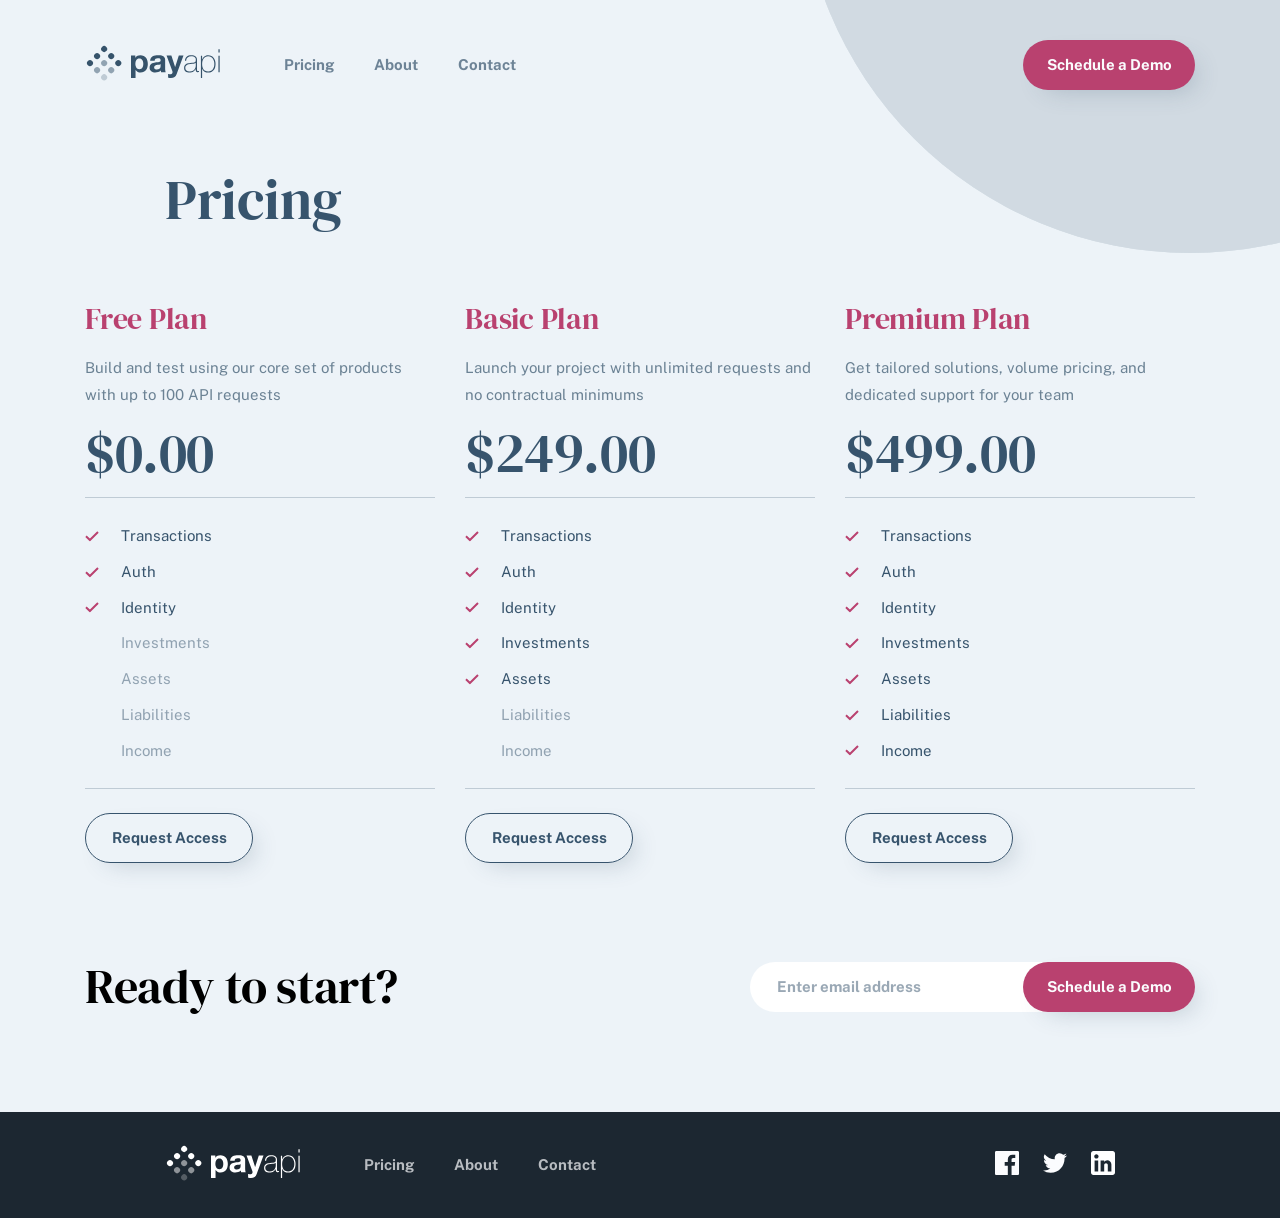
<file: pricing.html>
<!doctype html>
<html lang="en">
  <head>
    <meta charset="UTF-8" />
    <meta name="viewport" content="width=device-width, initial-scale=1.0" />

    <link
      rel="icon"
      type="image/png"
      sizes="32x32"
      href="./assets/favicon-32x32.png"
    />

    <title>Frontend Mentor | PayAPI Website Challenge</title>
    <link rel="stylesheet" href="./css/normalize.css" />
    <link rel="stylesheet" href="./css/style.css" />
  </head>

  <body class="pricing-page">
    <header class="header bg-up">
      <div class="header__menu container">
        <div class="header__logo">
          <a href="index.html">
            <svg
              width="135"
              height="38"
              xmlns="http://www.w3.org/2000/svg"
              aria-hidden="true"
              focusable="false"
            >
              <g fill="#36536B" fill-rule="evenodd">
                <path
                  d="M50.544 33.934v-7.84h.064a5.36 5.36 0 002.128 1.84c.864.416 1.808.624 2.832.624 1.216 0 2.277-.235 3.184-.704a6.738 6.738 0 002.272-1.888 8.147 8.147 0 001.36-2.72 11.37 11.37 0 00.448-3.2c0-1.173-.15-2.299-.448-3.376-.299-1.077-.757-2.021-1.376-2.832a6.937 6.937 0 00-2.336-1.952c-.939-.49-2.059-.736-3.36-.736-1.024 0-1.963.203-2.816.608-.853.405-1.557 1.056-2.112 1.952h-.064v-2.112H46v22.336h4.544zm3.808-8.768c-.725 0-1.344-.15-1.856-.448a3.595 3.595 0 01-1.232-1.168 5.044 5.044 0 01-.672-1.68 9.192 9.192 0 01-.208-1.952c0-.683.064-1.344.192-1.984a4.98 4.98 0 01.656-1.696c.31-.49.715-.89 1.216-1.2.501-.31 1.125-.464 1.872-.464.725 0 1.339.155 1.84.464.501.31.912.715 1.232 1.216.32.501.55 1.072.688 1.712.139.64.208 1.29.208 1.952 0 .661-.064 1.312-.192 1.952-.128.64-.347 1.2-.656 1.68-.31.48-.715.87-1.216 1.168-.501.299-1.125.448-1.872.448zm15.882 3.392c1.024 0 2.027-.15 3.008-.448a5.921 5.921 0 002.56-1.568 6.52 6.52 0 00.32 1.6h4.608c-.213-.341-.363-.853-.448-1.536a17.288 17.288 0 01-.128-2.144v-8.608c0-1.003-.224-1.808-.672-2.416a4.603 4.603 0 00-1.728-1.424 7.733 7.733 0 00-2.336-.688 18.543 18.543 0 00-2.528-.176c-.917 0-1.83.09-2.736.272a7.809 7.809 0 00-2.448.912 5.448 5.448 0 00-1.792 1.696c-.47.704-.736 1.59-.8 2.656h4.544c.085-.896.384-1.536.896-1.92.512-.384 1.216-.576 2.112-.576.405 0 .784.027 1.136.08.352.053.661.16.928.32s.48.384.64.672c.16.288.24.677.24 1.168.021.47-.117.827-.416 1.072-.299.245-.704.432-1.216.56-.512.128-1.099.224-1.76.288-.661.064-1.333.15-2.016.256-.683.107-1.36.25-2.032.432a5.735 5.735 0 00-1.792.816c-.523.363-.95.848-1.28 1.456-.33.608-.496 1.381-.496 2.32 0 .853.144 1.59.432 2.208a4.17 4.17 0 001.2 1.536c.512.405 1.11.704 1.792.896a8.127 8.127 0 002.208.288zm1.696-3.008c-.363 0-.715-.032-1.056-.096a2.566 2.566 0 01-.896-.336 1.717 1.717 0 01-.608-.656c-.15-.277-.224-.619-.224-1.024 0-.427.075-.779.224-1.056.15-.277.347-.507.592-.688a2.98 2.98 0 01.864-.432c.33-.107.667-.192 1.008-.256.363-.064.725-.117 1.088-.16.363-.043.71-.096 1.04-.16.33-.064.64-.144.928-.24.288-.096.528-.23.72-.4v1.696c0 .256-.027.597-.08 1.024a3.428 3.428 0 01-.432 1.264c-.235.416-.597.773-1.088 1.072-.49.299-1.184.448-2.08.448zm13.962 8.384c1.557 0 2.773-.288 3.648-.864.874-.576 1.557-1.536 2.048-2.88L98.5 11.598h-4.704L90.18 22.926h-.064l-3.744-11.328H81.54l5.792 15.52c.128.32.192.661.192 1.024 0 .49-.144.939-.432 1.344-.288.405-.731.64-1.328.704-.448.021-.896.01-1.344-.032-.448-.043-.886-.085-1.312-.128v3.744c.469.043.933.08 1.392.112.458.032.922.048 1.392.048zm18.698-5.408c.789 0 1.514-.096 2.176-.288a6.581 6.581 0 001.776-.8c.522-.341.965-.73 1.328-1.168.362-.437.64-.901.832-1.392h.064v.864c0 .341.026.656.08.944.053.288.154.539.304.752.149.213.368.384.656.512.288.128.677.192 1.168.192.34 0 .672-.043.992-.128V26.99a5.835 5.835 0 01-.896.096c-.278 0-.491-.059-.64-.176a.961.961 0 01-.32-.464 2.357 2.357 0 01-.112-.64c-.011-.235-.016-.47-.016-.704v-9.568c0-1.259-.454-2.277-1.36-3.056-.907-.779-2.352-1.168-4.336-1.168-1.984 0-3.515.453-4.592 1.36-1.078.907-1.66 2.267-1.744 4.08h1.216c.085-1.472.58-2.57 1.488-3.296.906-.725 2.096-1.088 3.568-1.088.832 0 1.536.085 2.112.256.576.17 1.045.405 1.408.704.362.299.629.64.8 1.024.17.384.256.8.256 1.248 0 .576-.032 1.056-.096 1.44a1.64 1.64 0 01-.48.944c-.256.245-.635.437-1.136.576-.502.139-1.19.24-2.064.304l-1.888.16c-.662.064-1.35.17-2.064.32-.715.15-1.366.4-1.952.752a4.367 4.367 0 00-1.456 1.44c-.384.608-.576 1.392-.576 2.352 0 1.579.48 2.747 1.44 3.504.96.757 2.314 1.136 4.064 1.136zm.032-1.056c-1.344 0-2.4-.293-3.168-.88-.768-.587-1.152-1.488-1.152-2.704 0-.768.149-1.392.448-1.872.298-.48.688-.859 1.168-1.136a5.213 5.213 0 011.616-.592 20.778 20.778 0 011.792-.272l2.048-.192a16.93 16.93 0 002.032-.288c.608-.128 1.06-.373 1.36-.736v3.072c0 .213-.06.624-.176 1.232-.118.608-.39 1.237-.816 1.888-.427.65-1.046 1.227-1.856 1.728-.811.501-1.91.752-3.296.752zm12.49 6.56v-9.312h.063c.491 1.344 1.27 2.315 2.336 2.912 1.067.597 2.283.896 3.648.896 1.26 0 2.352-.213 3.28-.64a6.254 6.254 0 002.304-1.776c.608-.757 1.062-1.659 1.36-2.704.3-1.045.448-2.197.448-3.456 0-1.152-.149-2.25-.448-3.296-.298-1.045-.752-1.963-1.36-2.752a6.651 6.651 0 00-2.304-1.888c-.928-.47-2.02-.704-3.28-.704-.896 0-1.69.139-2.384.416a6.39 6.39 0 00-1.776 1.04c-.49.416-.885.87-1.184 1.36-.298.49-.512.939-.64 1.344h-.064v-3.776h-1.216V34.03h1.216zm6.047-6.56c-1.152 0-2.117-.208-2.896-.624a5.008 5.008 0 01-1.856-1.664c-.458-.693-.784-1.493-.976-2.4a13.637 13.637 0 01-.288-2.832c0-.981.107-1.925.32-2.832a7.152 7.152 0 011.04-2.416 5.407 5.407 0 011.872-1.696c.768-.427 1.696-.64 2.784-.64 1.11 0 2.054.219 2.832.656a5.599 5.599 0 011.904 1.728c.491.715.854 1.525 1.088 2.432.235.907.352 1.83.352 2.768 0 1.024-.122 1.99-.368 2.896-.245.907-.618 1.701-1.12 2.384a5.487 5.487 0 01-1.92 1.632c-.778.405-1.7.608-2.768.608zm11.498-18.88V5.294h-1.216V8.59h1.216zm0 19.552V11.694h-1.216v16.448h1.216z"
                  fill-rule="nonzero"
                />
                <g>
                  <circle
                    transform="rotate(45 19.142 5)"
                    cx="19.142"
                    cy="5"
                    r="3"
                  />
                  <circle
                    transform="rotate(45 26.213 12.071)"
                    cx="26.213"
                    cy="12.071"
                    r="3"
                  />
                  <circle
                    transform="rotate(45 33.284 19.142)"
                    cx="33.284"
                    cy="19.142"
                    r="3"
                  />
                  <circle
                    transform="rotate(45 12.071 12.071)"
                    cx="12.071"
                    cy="12.071"
                    r="3"
                  />
                  <circle
                    opacity=".5"
                    transform="rotate(45 19.142 19.142)"
                    cx="19.142"
                    cy="19.142"
                    r="3"
                  />
                  <circle
                    opacity=".5"
                    transform="rotate(45 26.213 26.213)"
                    cx="26.213"
                    cy="26.213"
                    r="3"
                  />
                  <circle
                    transform="rotate(45 5 19.142)"
                    cx="5"
                    cy="19.142"
                    r="3"
                  />
                  <circle
                    opacity=".5"
                    transform="rotate(45 12.071 26.213)"
                    cx="12.071"
                    cy="26.213"
                    r="3"
                  />
                  <circle
                    opacity=".25"
                    transform="rotate(45 19.142 33.284)"
                    cx="19.142"
                    cy="33.284"
                    r="3"
                  />
                </g>
              </g>
            </svg>
            <span class="visually-hidden">PayAPI — Cтраница Цен</span>
          </a>
        </div>
        <button
          type="button"
          class="menu__button open__button"
          aria-label="Открыть меню"
          aria-expanded="false"
          aria-controls="navbar"
        >
          <svg
            width="28"
            height="17"
            xmlns="http://www.w3.org/2000/svg"
            aria-hidden="true"
            focusable="false"
          >
            <g fill="#36536B" fill-rule="evenodd">
              <path d="M0 0h28v3H0zM0 7h28v3H0zM0 14h28v3H0z" />
            </g>
          </svg>
        </button>
        <div id="navbar" class="header__menu-wrap">
          <nav class="navigation" aria-label="Главная навигация">
            <button
              type="button"
              class="menu__button close__button"
              aria-label="Закрыть меню"
              aria-expanded="true"
              aria-controls="navbar"
            >
              <svg width="22" height="23" xmlns="http://www.w3.org/2000/svg">
                <path
                  d="M19.839.54L21.96 2.66 13.12 11.5l8.84 8.839-2.121 2.121-8.84-8.84-8.838 8.84L.04 20.34l8.838-8.84L.04 2.662 2.16.54 11 9.378 19.839.54z"
                  fill="#FBFCFE"
                  fill-rule="evenodd"
                />
              </svg>
            </button>
            <ul id="navMenu" class="main__nav">
              <li><a href="/">Pricing</a></li>
              <li><a href="about.html">About</a></li>
              <li><a href="contact.html">Contact</a></li>
            </ul>
          </nav>
          <a href="contact.html" class="btn">Schedule a Demo</a>
        </div>
      </div>
      <h1 class="title-header">Pricing</h1>
    </header>
    <main class="main">
      <section class="pricing container">
        <!-- <div class="pricing__content"></div> -->
          <div class="pricing__content">
            <h4>Free Plan</h4>
            <p>
              Build and test using our core set of products with up to 100 API
              requests
            </p>
            <strong class="price">$0.00</strong>
            <span></span>
            <ul>
              <li>Transactions</li>
              <li>Auth</li>
              <li>Identity</li>
              <li>Investments</li>
              <li>Assets</li>
              <li>Liabilities</li>
              <li>Income</li>
            </ul>
            <span></span>
             <a href="contact.html" class="btn">Request Access</a>
          </div>
          <div class="pricing__content">
            <h4>Basic Plan</h4>
            <p>
              Launch your project with unlimited requests and no contractual
              minimums
            </p>
            <strong class="price">$249.00</strong>
            <span></span>
            <ul>
              <li>Transactions</li>
              <li>Auth</li>
              <li>Identity</li>
              <li>Investments</li>
              <li>Assets</li>
              <li>Liabilities</li>
              <li>Income</li>
            </ul>
            <span></span>
            <a href="contact.html" class="btn">Request Access</a>
          </div>
          <div class="pricing__content">
            <h4>Premium Plan</h4>
            <p>
              Get tailored solutions, volume pricing, and dedicated support for
              your team
            </p>
            <strong class="price">$499.00</strong>
            <span></span>
            <ul>
              <li>Transactions</li>
              <li>Auth</li>
              <li>Identity</li>
              <li>Investments</li>
              <li>Assets</li>
              <li>Liabilities</li>
              <li>Income</li>
            </ul>
            <span></span>
             <a href="contact.html" class="btn">Request Access</a>
          </div>
      </section>
    </main>
    <footer class="footer">
      <div class="footer__header container">
        <h3>Ready to start?</h3>
        <form action="#" class="form__email" id="footer-form">
          <input
            type="email"
            name="email"
            class="user-email"
            aria-label="Enter your email"
            placeholder="Enter email address"
          />
          <small class="error-msg">Please use a valid email address</small>
          <button type="submit" class="btn email-btn">Schedule a Demo</button>
        </form>
      </div>
      <div class="footer__links">
        <a href="index.html" class="footer__logo">
          <svg
            width="135"
            height="38"
            xmlns="http://www.w3.org/2000/svg"
            aria-hidden="true"
            focusable="false"
          >
            <g fill="#36536B" fill-rule="evenodd">
              <path
                d="M50.544 33.934v-7.84h.064a5.36 5.36 0 002.128 1.84c.864.416 1.808.624 2.832.624 1.216 0 2.277-.235 3.184-.704a6.738 6.738 0 002.272-1.888 8.147 8.147 0 001.36-2.72 11.37 11.37 0 00.448-3.2c0-1.173-.15-2.299-.448-3.376-.299-1.077-.757-2.021-1.376-2.832a6.937 6.937 0 00-2.336-1.952c-.939-.49-2.059-.736-3.36-.736-1.024 0-1.963.203-2.816.608-.853.405-1.557 1.056-2.112 1.952h-.064v-2.112H46v22.336h4.544zm3.808-8.768c-.725 0-1.344-.15-1.856-.448a3.595 3.595 0 01-1.232-1.168 5.044 5.044 0 01-.672-1.68 9.192 9.192 0 01-.208-1.952c0-.683.064-1.344.192-1.984a4.98 4.98 0 01.656-1.696c.31-.49.715-.89 1.216-1.2.501-.31 1.125-.464 1.872-.464.725 0 1.339.155 1.84.464.501.31.912.715 1.232 1.216.32.501.55 1.072.688 1.712.139.64.208 1.29.208 1.952 0 .661-.064 1.312-.192 1.952-.128.64-.347 1.2-.656 1.68-.31.48-.715.87-1.216 1.168-.501.299-1.125.448-1.872.448zm15.882 3.392c1.024 0 2.027-.15 3.008-.448a5.921 5.921 0 002.56-1.568 6.52 6.52 0 00.32 1.6h4.608c-.213-.341-.363-.853-.448-1.536a17.288 17.288 0 01-.128-2.144v-8.608c0-1.003-.224-1.808-.672-2.416a4.603 4.603 0 00-1.728-1.424 7.733 7.733 0 00-2.336-.688 18.543 18.543 0 00-2.528-.176c-.917 0-1.83.09-2.736.272a7.809 7.809 0 00-2.448.912 5.448 5.448 0 00-1.792 1.696c-.47.704-.736 1.59-.8 2.656h4.544c.085-.896.384-1.536.896-1.92.512-.384 1.216-.576 2.112-.576.405 0 .784.027 1.136.08.352.053.661.16.928.32s.48.384.64.672c.16.288.24.677.24 1.168.021.47-.117.827-.416 1.072-.299.245-.704.432-1.216.56-.512.128-1.099.224-1.76.288-.661.064-1.333.15-2.016.256-.683.107-1.36.25-2.032.432a5.735 5.735 0 00-1.792.816c-.523.363-.95.848-1.28 1.456-.33.608-.496 1.381-.496 2.32 0 .853.144 1.59.432 2.208a4.17 4.17 0 001.2 1.536c.512.405 1.11.704 1.792.896a8.127 8.127 0 002.208.288zm1.696-3.008c-.363 0-.715-.032-1.056-.096a2.566 2.566 0 01-.896-.336 1.717 1.717 0 01-.608-.656c-.15-.277-.224-.619-.224-1.024 0-.427.075-.779.224-1.056.15-.277.347-.507.592-.688a2.98 2.98 0 01.864-.432c.33-.107.667-.192 1.008-.256.363-.064.725-.117 1.088-.16.363-.043.71-.096 1.04-.16.33-.064.64-.144.928-.24.288-.096.528-.23.72-.4v1.696c0 .256-.027.597-.08 1.024a3.428 3.428 0 01-.432 1.264c-.235.416-.597.773-1.088 1.072-.49.299-1.184.448-2.08.448zm13.962 8.384c1.557 0 2.773-.288 3.648-.864.874-.576 1.557-1.536 2.048-2.88L98.5 11.598h-4.704L90.18 22.926h-.064l-3.744-11.328H81.54l5.792 15.52c.128.32.192.661.192 1.024 0 .49-.144.939-.432 1.344-.288.405-.731.64-1.328.704-.448.021-.896.01-1.344-.032-.448-.043-.886-.085-1.312-.128v3.744c.469.043.933.08 1.392.112.458.032.922.048 1.392.048zm18.698-5.408c.789 0 1.514-.096 2.176-.288a6.581 6.581 0 001.776-.8c.522-.341.965-.73 1.328-1.168.362-.437.64-.901.832-1.392h.064v.864c0 .341.026.656.08.944.053.288.154.539.304.752.149.213.368.384.656.512.288.128.677.192 1.168.192.34 0 .672-.043.992-.128V26.99a5.835 5.835 0 01-.896.096c-.278 0-.491-.059-.64-.176a.961.961 0 01-.32-.464 2.357 2.357 0 01-.112-.64c-.011-.235-.016-.47-.016-.704v-9.568c0-1.259-.454-2.277-1.36-3.056-.907-.779-2.352-1.168-4.336-1.168-1.984 0-3.515.453-4.592 1.36-1.078.907-1.66 2.267-1.744 4.08h1.216c.085-1.472.58-2.57 1.488-3.296.906-.725 2.096-1.088 3.568-1.088.832 0 1.536.085 2.112.256.576.17 1.045.405 1.408.704.362.299.629.64.8 1.024.17.384.256.8.256 1.248 0 .576-.032 1.056-.096 1.44a1.64 1.64 0 01-.48.944c-.256.245-.635.437-1.136.576-.502.139-1.19.24-2.064.304l-1.888.16c-.662.064-1.35.17-2.064.32-.715.15-1.366.4-1.952.752a4.367 4.367 0 00-1.456 1.44c-.384.608-.576 1.392-.576 2.352 0 1.579.48 2.747 1.44 3.504.96.757 2.314 1.136 4.064 1.136zm.032-1.056c-1.344 0-2.4-.293-3.168-.88-.768-.587-1.152-1.488-1.152-2.704 0-.768.149-1.392.448-1.872.298-.48.688-.859 1.168-1.136a5.213 5.213 0 011.616-.592 20.778 20.778 0 011.792-.272l2.048-.192a16.93 16.93 0 002.032-.288c.608-.128 1.06-.373 1.36-.736v3.072c0 .213-.06.624-.176 1.232-.118.608-.39 1.237-.816 1.888-.427.65-1.046 1.227-1.856 1.728-.811.501-1.91.752-3.296.752zm12.49 6.56v-9.312h.063c.491 1.344 1.27 2.315 2.336 2.912 1.067.597 2.283.896 3.648.896 1.26 0 2.352-.213 3.28-.64a6.254 6.254 0 002.304-1.776c.608-.757 1.062-1.659 1.36-2.704.3-1.045.448-2.197.448-3.456 0-1.152-.149-2.25-.448-3.296-.298-1.045-.752-1.963-1.36-2.752a6.651 6.651 0 00-2.304-1.888c-.928-.47-2.02-.704-3.28-.704-.896 0-1.69.139-2.384.416a6.39 6.39 0 00-1.776 1.04c-.49.416-.885.87-1.184 1.36-.298.49-.512.939-.64 1.344h-.064v-3.776h-1.216V34.03h1.216zm6.047-6.56c-1.152 0-2.117-.208-2.896-.624a5.008 5.008 0 01-1.856-1.664c-.458-.693-.784-1.493-.976-2.4a13.637 13.637 0 01-.288-2.832c0-.981.107-1.925.32-2.832a7.152 7.152 0 011.04-2.416 5.407 5.407 0 011.872-1.696c.768-.427 1.696-.64 2.784-.64 1.11 0 2.054.219 2.832.656a5.599 5.599 0 011.904 1.728c.491.715.854 1.525 1.088 2.432.235.907.352 1.83.352 2.768 0 1.024-.122 1.99-.368 2.896-.245.907-.618 1.701-1.12 2.384a5.487 5.487 0 01-1.92 1.632c-.778.405-1.7.608-2.768.608zm11.498-18.88V5.294h-1.216V8.59h1.216zm0 19.552V11.694h-1.216v16.448h1.216z"
                fill-rule="nonzero"
              />
              <g>
                <circle
                  transform="rotate(45 19.142 5)"
                  cx="19.142"
                  cy="5"
                  r="3"
                />
                <circle
                  transform="rotate(45 26.213 12.071)"
                  cx="26.213"
                  cy="12.071"
                  r="3"
                />
                <circle
                  transform="rotate(45 33.284 19.142)"
                  cx="33.284"
                  cy="19.142"
                  r="3"
                />
                <circle
                  transform="rotate(45 12.071 12.071)"
                  cx="12.071"
                  cy="12.071"
                  r="3"
                />
                <circle
                  opacity=".5"
                  transform="rotate(45 19.142 19.142)"
                  cx="19.142"
                  cy="19.142"
                  r="3"
                />
                <circle
                  opacity=".5"
                  transform="rotate(45 26.213 26.213)"
                  cx="26.213"
                  cy="26.213"
                  r="3"
                />
                <circle
                  transform="rotate(45 5 19.142)"
                  cx="5"
                  cy="19.142"
                  r="3"
                />
                <circle
                  opacity=".5"
                  transform="rotate(45 12.071 26.213)"
                  cx="12.071"
                  cy="26.213"
                  r="3"
                />
                <circle
                  opacity=".25"
                  transform="rotate(45 19.142 33.284)"
                  cx="19.142"
                  cy="33.284"
                  r="3"
                />
              </g>
            </g>
          </svg>
        </a>
        <div class="footer__links-wrap">
          <nav>
            <ul>
              <li><a href="/">Pricing</a></li>
              <li><a href="about.html">About</a></li>
              <li><a href="contact.html">Contact</a></li>
            </ul>
          </nav>
          <div class="footer__links-social">
            <a href="#"
              ><svg
                width="24"
                height="24"
                xmlns="http://www.w3.org/2000/svg"
                aria-hidden="true"
                focusable="false"
              >
                <path
                  d="M22.675 0H1.325C.593 0 0 .593 0 1.325v21.351C0 23.407.593 24 1.325 24H12.82v-9.294H9.692v-3.622h3.128V8.413c0-3.1 1.893-4.788 4.659-4.788 1.325 0 2.463.099 2.795.143v3.24l-1.918.001c-1.504 0-1.795.715-1.795 1.763v2.313h3.587l-.467 3.622h-3.12V24h6.116c.73 0 1.323-.593 1.323-1.325V1.325C24 .593 23.407 0 22.675 0z"
                  fill="#FBFCFE"
                  fill-rule="nonzero"
                /></svg
            ></a>
            <a href="#"
              ><svg
                width="24"
                height="20"
                xmlns="http://www.w3.org/2000/svg"
                aria-hidden="true"
                focusable="false"
              >
                <path
                  d="M24 2.557a9.83 9.83 0 01-2.828.775A4.932 4.932 0 0023.337.608a9.864 9.864 0 01-3.127 1.195A4.916 4.916 0 0016.616.248c-3.179 0-5.515 2.966-4.797 6.045A13.978 13.978 0 011.671 1.149a4.93 4.93 0 001.523 6.574 4.903 4.903 0 01-2.229-.616c-.054 2.281 1.581 4.415 3.949 4.89a4.935 4.935 0 01-2.224.084 4.928 4.928 0 004.6 3.419A9.9 9.9 0 010 17.54a13.94 13.94 0 007.548 2.212c9.142 0 14.307-7.721 13.995-14.646A10.025 10.025 0 0024 2.557z"
                  fill="#FBFCFE"
                  fill-rule="nonzero"
                /></svg
            ></a>
            <a href="#"
              ><svg
                width="24"
                height="24"
                xmlns="http://www.w3.org/2000/svg"
                aria-hidden="true"
                focusable="false"
              >
                <path
                  d="M21.6 0H2.4C1.08 0 0 1.08 0 2.4v19.2C0 22.92 1.08 24 2.4 24h19.2c1.32 0 2.4-1.08 2.4-2.4V2.4C24 1.08 22.92 0 21.6 0zM7.2 20.4H3.6V9.6h3.6v10.8zM5.4 7.56c-1.2 0-2.16-.96-2.16-2.16 0-1.2.96-2.16 2.16-2.16 1.2 0 2.16.96 2.16 2.16 0 1.2-.96 2.16-2.16 2.16zm15 12.84h-3.6v-6.36c0-.96-.84-1.8-1.8-1.8-.96 0-1.8.84-1.8 1.8v6.36H9.6V9.6h3.6v1.44c.6-.96 1.92-1.68 3-1.68 2.28 0 4.2 1.92 4.2 4.2v6.84z"
                  fill="#FFF"
                  fill-rule="nonzero"
                /></svg
            ></a>
          </div>
        </div>
      </div>
    </footer>
    <script src="app.js" defer></script>
  </body>
</html>
</file>
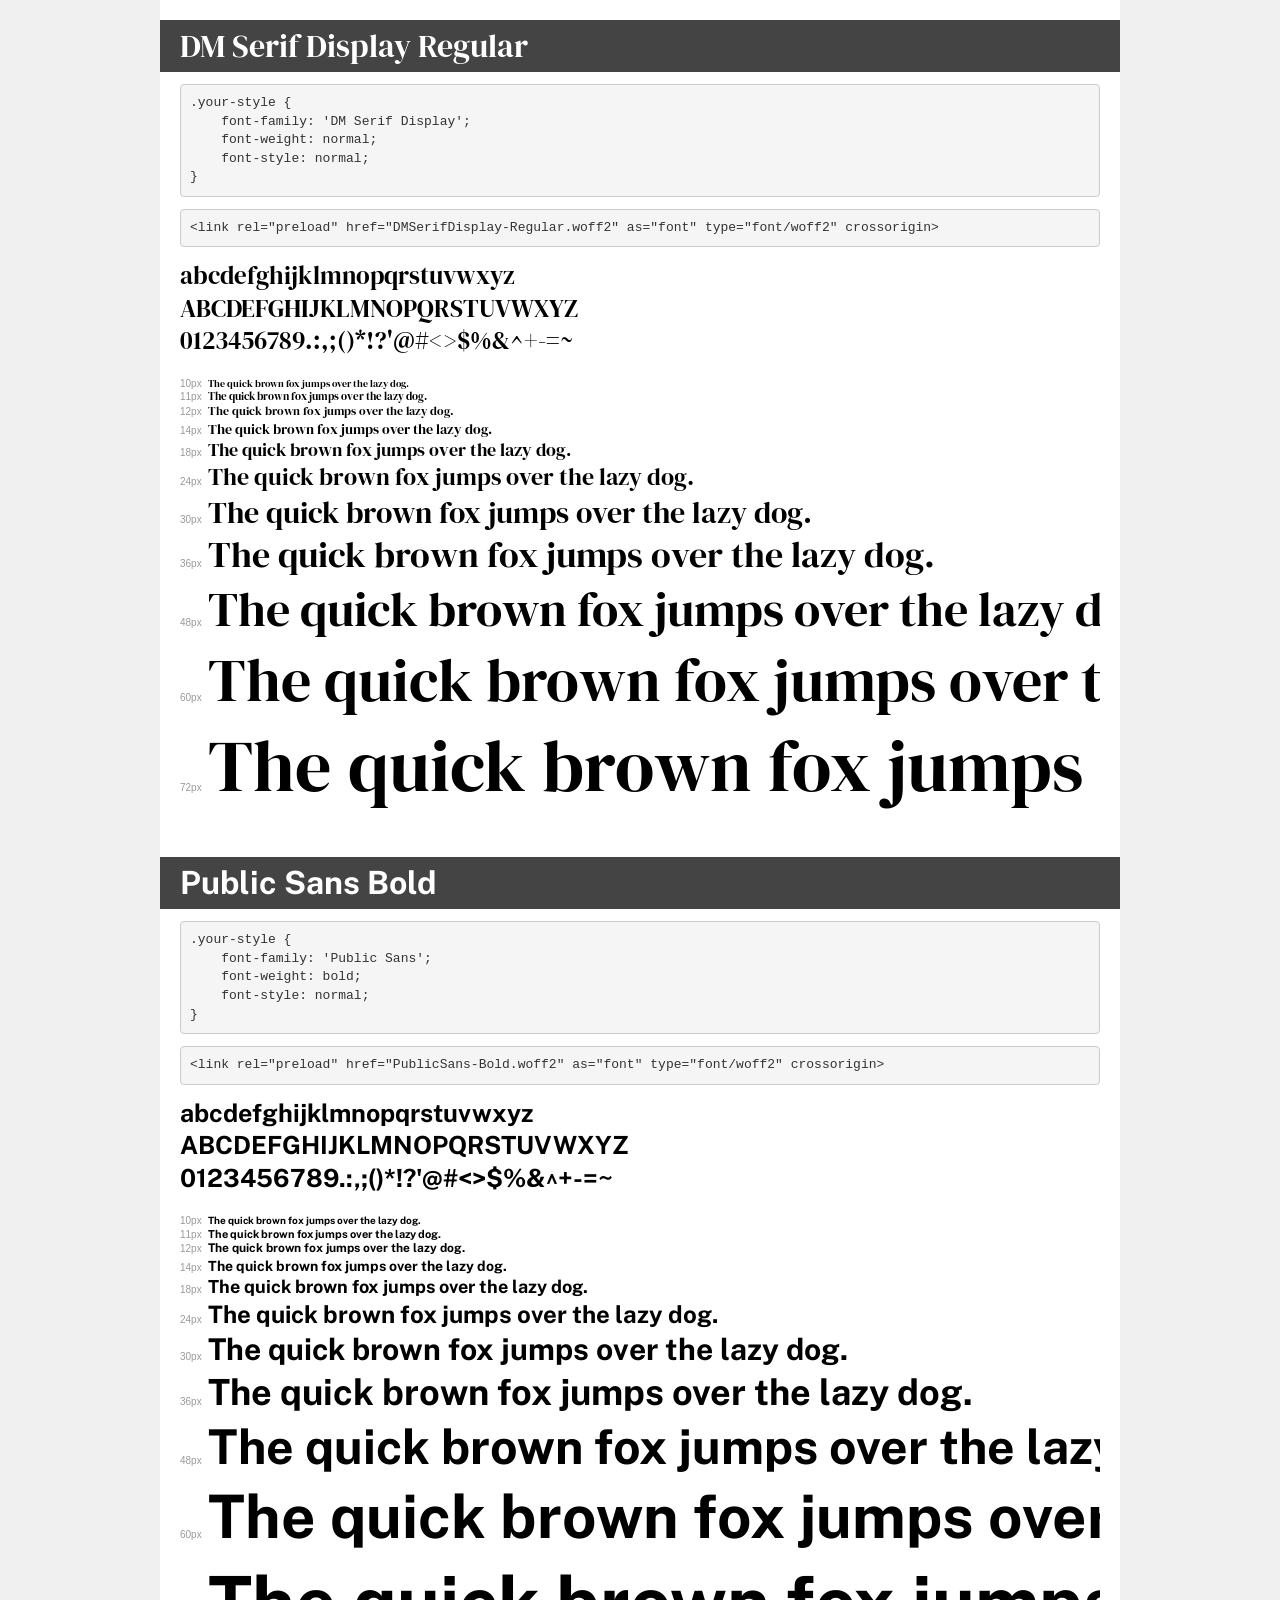
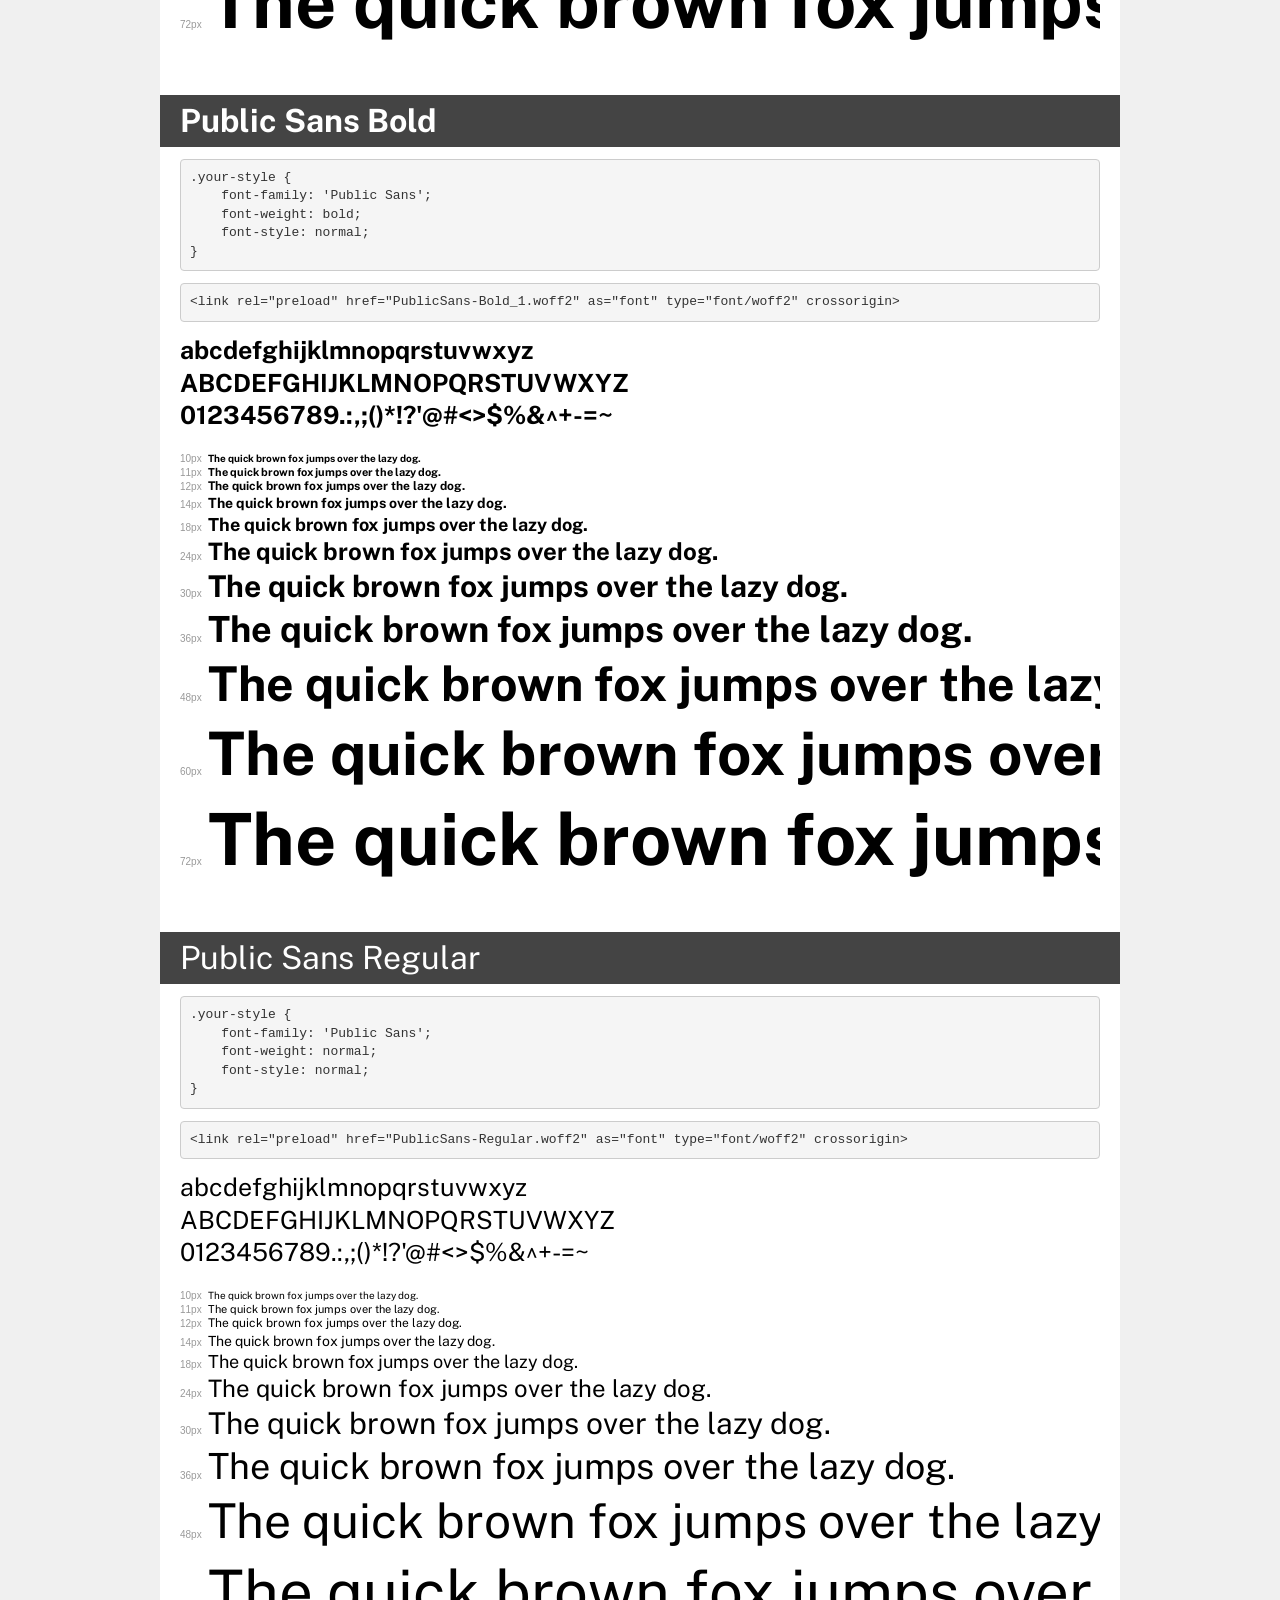
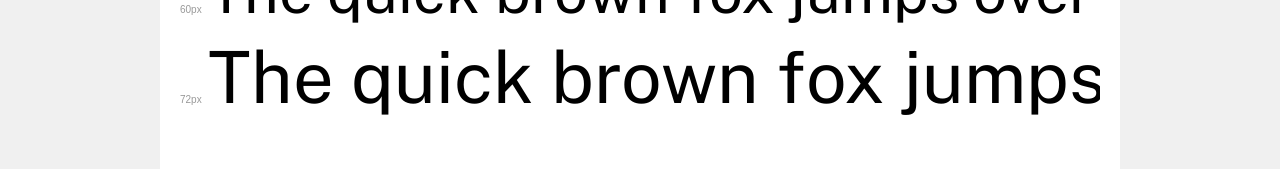
<file: assets/fonts/demo.html>
<!DOCTYPE html>
<html lang="en">
<head>
    <meta charset="utf-8">
    <meta http-equiv="X-UA-Compatible" content="IE=edge">
    <meta name="viewport" content="width=device-width, initial-scale=1">
    <meta name="robots" content="noindex, noarchive">
    <meta name="format-detection" content="telephone=no">
    <title>Transfonter demo</title>
    <link href="stylesheet.css" rel="stylesheet">
    <style>
        /*
        http://meyerweb.com/eric/tools/css/reset/
        v2.0 | 20110126
        License: none (public domain)
        */
        html, body, div, span, applet, object, iframe,
        h1, h2, h3, h4, h5, h6, p, blockquote, pre,
        a, abbr, acronym, address, big, cite, code,
        del, dfn, em, img, ins, kbd, q, s, samp,
        small, strike, strong, sub, sup, tt, var,
        b, u, i, center,
        dl, dt, dd, ol, ul, li,
        fieldset, form, label, legend,
        table, caption, tbody, tfoot, thead, tr, th, td,
        article, aside, canvas, details, embed,
        figure, figcaption, footer, header, hgroup,
        menu, nav, output, ruby, section, summary,
        time, mark, audio, video {
            margin: 0;
            padding: 0;
            border: 0;
            font-size: 100%;
            font: inherit;
            vertical-align: baseline;
        }
        /* HTML5 display-role reset for older browsers */
        article, aside, details, figcaption, figure,
        footer, header, hgroup, menu, nav, section {
            display: block;
        }
        body {
            line-height: 1;
        }
        ol, ul {
            list-style: none;
        }
        blockquote, q {
            quotes: none;
        }
        blockquote:before, blockquote:after,
        q:before, q:after {
            content: '';
            content: none;
        }
        table {
            border-collapse: collapse;
            border-spacing: 0;
        }
        /* demo styles */
        body {
            background: #f0f0f0;
            color: #000;
        }
        .page {
            background: #fff;
            width: 920px;
            margin: 0 auto;
            padding: 20px 20px 0 20px;
            overflow: hidden;
        }
        .font-container {
            overflow-x: auto;
            overflow-y: hidden;
            margin-bottom: 40px;
            line-height: 1.3;
            white-space: nowrap;
            padding-bottom: 5px;
        }
        h1 {
            position: relative;
            background: #444;
            font-size: 32px;
            color: #fff;
            padding: 10px 20px;
            margin: 0 -20px 12px -20px;
        }
        .letters {
            font-size: 25px;
            margin-bottom: 20px;
        }
        .s10:before {
            content: '10px';
        }
        .s11:before {
            content: '11px';
        }
        .s12:before {
            content: '12px';
        }
        .s14:before {
            content: '14px';
        }
        .s18:before {
            content: '18px';
        }
        .s24:before {
            content: '24px';
        }
        .s30:before {
            content: '30px';
        }
        .s36:before {
            content: '36px';
        }
        .s48:before {
            content: '48px';
        }
        .s60:before {
            content: '60px';
        }
        .s72:before {
            content: '72px';
        }
        .s10:before, .s11:before, .s12:before, .s14:before,
        .s18:before, .s24:before, .s30:before, .s36:before,
        .s48:before, .s60:before, .s72:before {
            font-family: Arial, sans-serif;
            font-size: 10px;
            font-weight: normal;
            font-style: normal;
            color: #999;
            padding-right: 6px;
        }
        pre {
            display: block;
            padding: 9px;
            margin: 0 0 12px;
            font-family: Monaco, Menlo, Consolas, "Courier New", monospace;
            font-size: 13px;
            line-height: 1.428571429;
            color: #333;
            font-weight: normal;
            font-style: normal;
            background-color: #f5f5f5;
            border: 1px solid #ccc;
            overflow-x: auto;
            border-radius: 4px;
        }
        /* responsive */
        @media (max-width: 959px) {
            .page {
                width: auto;
                margin: 0;
            }
        }
    </style>
</head>
<body>
<div class="page">
    <div class="demo">
        <h1 style="font-family: 'DM Serif Display'; font-weight: normal; font-style: normal;">DM Serif Display Regular</h1>
        <pre title="Usage">.your-style {
    font-family: 'DM Serif Display';
    font-weight: normal;
    font-style: normal;
}</pre>
        <pre title="Preload (optional)">
&lt;link rel=&quot;preload&quot; href=&quot;DMSerifDisplay-Regular.woff2&quot; as=&quot;font&quot; type=&quot;font/woff2&quot; crossorigin&gt;</pre>
        <div class="font-container" style="font-family: 'DM Serif Display'; font-weight: normal; font-style: normal;">
            <p class="letters">
                abcdefghijklmnopqrstuvwxyz<br>
ABCDEFGHIJKLMNOPQRSTUVWXYZ<br>
                0123456789.:,;()*!?'@#&lt;&gt;$%&^+-=~
            </p>
            <p class="s10" style="font-size: 10px;">The quick brown fox jumps over the lazy dog.</p>
            <p class="s11" style="font-size: 11px;">The quick brown fox jumps over the lazy dog.</p>
            <p class="s12" style="font-size: 12px;">The quick brown fox jumps over the lazy dog.</p>
            <p class="s14" style="font-size: 14px;">The quick brown fox jumps over the lazy dog.</p>
            <p class="s18" style="font-size: 18px;">The quick brown fox jumps over the lazy dog.</p>
            <p class="s24" style="font-size: 24px;">The quick brown fox jumps over the lazy dog.</p>
            <p class="s30" style="font-size: 30px;">The quick brown fox jumps over the lazy dog.</p>
            <p class="s36" style="font-size: 36px;">The quick brown fox jumps over the lazy dog.</p>
            <p class="s48" style="font-size: 48px;">The quick brown fox jumps over the lazy dog.</p>
            <p class="s60" style="font-size: 60px;">The quick brown fox jumps over the lazy dog.</p>
            <p class="s72" style="font-size: 72px;">The quick brown fox jumps over the lazy dog.</p>
        </div>
    </div>

    <div class="demo">
        <h1 style="font-family: 'Public Sans'; font-weight: bold; font-style: normal;">Public Sans Bold</h1>
        <pre title="Usage">.your-style {
    font-family: 'Public Sans';
    font-weight: bold;
    font-style: normal;
}</pre>
        <pre title="Preload (optional)">
&lt;link rel=&quot;preload&quot; href=&quot;PublicSans-Bold.woff2&quot; as=&quot;font&quot; type=&quot;font/woff2&quot; crossorigin&gt;</pre>
        <div class="font-container" style="font-family: 'Public Sans'; font-weight: bold; font-style: normal;">
            <p class="letters">
                abcdefghijklmnopqrstuvwxyz<br>
ABCDEFGHIJKLMNOPQRSTUVWXYZ<br>
                0123456789.:,;()*!?'@#&lt;&gt;$%&^+-=~
            </p>
            <p class="s10" style="font-size: 10px;">The quick brown fox jumps over the lazy dog.</p>
            <p class="s11" style="font-size: 11px;">The quick brown fox jumps over the lazy dog.</p>
            <p class="s12" style="font-size: 12px;">The quick brown fox jumps over the lazy dog.</p>
            <p class="s14" style="font-size: 14px;">The quick brown fox jumps over the lazy dog.</p>
            <p class="s18" style="font-size: 18px;">The quick brown fox jumps over the lazy dog.</p>
            <p class="s24" style="font-size: 24px;">The quick brown fox jumps over the lazy dog.</p>
            <p class="s30" style="font-size: 30px;">The quick brown fox jumps over the lazy dog.</p>
            <p class="s36" style="font-size: 36px;">The quick brown fox jumps over the lazy dog.</p>
            <p class="s48" style="font-size: 48px;">The quick brown fox jumps over the lazy dog.</p>
            <p class="s60" style="font-size: 60px;">The quick brown fox jumps over the lazy dog.</p>
            <p class="s72" style="font-size: 72px;">The quick brown fox jumps over the lazy dog.</p>
        </div>
    </div>

    <div class="demo">
        <h1 style="font-family: 'Public Sans'; font-weight: bold; font-style: normal;">Public Sans Bold</h1>
        <pre title="Usage">.your-style {
    font-family: 'Public Sans';
    font-weight: bold;
    font-style: normal;
}</pre>
        <pre title="Preload (optional)">
&lt;link rel=&quot;preload&quot; href=&quot;PublicSans-Bold_1.woff2&quot; as=&quot;font&quot; type=&quot;font/woff2&quot; crossorigin&gt;</pre>
        <div class="font-container" style="font-family: 'Public Sans'; font-weight: bold; font-style: normal;">
            <p class="letters">
                abcdefghijklmnopqrstuvwxyz<br>
ABCDEFGHIJKLMNOPQRSTUVWXYZ<br>
                0123456789.:,;()*!?'@#&lt;&gt;$%&^+-=~
            </p>
            <p class="s10" style="font-size: 10px;">The quick brown fox jumps over the lazy dog.</p>
            <p class="s11" style="font-size: 11px;">The quick brown fox jumps over the lazy dog.</p>
            <p class="s12" style="font-size: 12px;">The quick brown fox jumps over the lazy dog.</p>
            <p class="s14" style="font-size: 14px;">The quick brown fox jumps over the lazy dog.</p>
            <p class="s18" style="font-size: 18px;">The quick brown fox jumps over the lazy dog.</p>
            <p class="s24" style="font-size: 24px;">The quick brown fox jumps over the lazy dog.</p>
            <p class="s30" style="font-size: 30px;">The quick brown fox jumps over the lazy dog.</p>
            <p class="s36" style="font-size: 36px;">The quick brown fox jumps over the lazy dog.</p>
            <p class="s48" style="font-size: 48px;">The quick brown fox jumps over the lazy dog.</p>
            <p class="s60" style="font-size: 60px;">The quick brown fox jumps over the lazy dog.</p>
            <p class="s72" style="font-size: 72px;">The quick brown fox jumps over the lazy dog.</p>
        </div>
    </div>

    <div class="demo">
        <h1 style="font-family: 'Public Sans'; font-weight: normal; font-style: normal;">Public Sans Regular</h1>
        <pre title="Usage">.your-style {
    font-family: 'Public Sans';
    font-weight: normal;
    font-style: normal;
}</pre>
        <pre title="Preload (optional)">
&lt;link rel=&quot;preload&quot; href=&quot;PublicSans-Regular.woff2&quot; as=&quot;font&quot; type=&quot;font/woff2&quot; crossorigin&gt;</pre>
        <div class="font-container" style="font-family: 'Public Sans'; font-weight: normal; font-style: normal;">
            <p class="letters">
                abcdefghijklmnopqrstuvwxyz<br>
ABCDEFGHIJKLMNOPQRSTUVWXYZ<br>
                0123456789.:,;()*!?'@#&lt;&gt;$%&^+-=~
            </p>
            <p class="s10" style="font-size: 10px;">The quick brown fox jumps over the lazy dog.</p>
            <p class="s11" style="font-size: 11px;">The quick brown fox jumps over the lazy dog.</p>
            <p class="s12" style="font-size: 12px;">The quick brown fox jumps over the lazy dog.</p>
            <p class="s14" style="font-size: 14px;">The quick brown fox jumps over the lazy dog.</p>
            <p class="s18" style="font-size: 18px;">The quick brown fox jumps over the lazy dog.</p>
            <p class="s24" style="font-size: 24px;">The quick brown fox jumps over the lazy dog.</p>
            <p class="s30" style="font-size: 30px;">The quick brown fox jumps over the lazy dog.</p>
            <p class="s36" style="font-size: 36px;">The quick brown fox jumps over the lazy dog.</p>
            <p class="s48" style="font-size: 48px;">The quick brown fox jumps over the lazy dog.</p>
            <p class="s60" style="font-size: 60px;">The quick brown fox jumps over the lazy dog.</p>
            <p class="s72" style="font-size: 72px;">The quick brown fox jumps over the lazy dog.</p>
        </div>
    </div>

</div>
</body>
</html>
</file>
<file: css/style.css>
:root {
  --neutral-950: hsl(0, 0%, 0%);
  --neutral-300: hsl(0, 0%, 85%);
  --neutral-0: hsl(0, 0%, 100%);
  --slate-950: hsl(207, 27%, 15%);
  --slate-900: hsl(208, 37%, 21%);
  --slate-800: hsl(207, 25%, 24%);
  --slate-700: hsl(207, 33%, 32%);
  --slate-600: hsl(208, 29%, 45%);
  --slate-500: hsl(207, 16%, 50%);
  --slate-100: hsl(207, 44%, 95%);
  --slate-50: hsl(220, 60%, 99%);
  --rose-600: hsl(337, 48%, 49%);
  --rose-400: hsl(337, 60%, 64%);
  --red-600: hsl(0, 100%, 50%);
  --green-900: hsl(162, 18%, 22%);
}
@font-face {
  font-family: "DM Serif Display";
  src: url("../assets/fonts/DMSerifDisplay-Regular.woff2") format("woff2");
  font-weight: normal;
  font-style: normal;
  font-display: swap;
}

@font-face {
  font-family: "Public Sans";
  src: url("../assets/fonts/PublicSans-Bold.woff2") format("woff2");
  font-weight: bold;
  font-style: normal;
  font-display: swap;
}

@font-face {
  font-family: "Public Sans";
  src: url("../assets/fonts/PublicSans-Bold_1.woff2") format("woff2");
  font-weight: bold;
  font-style: normal;
  font-display: swap;
}

@font-face {
  font-family: "Public Sans";
  src: url("../assets/fonts/PublicSans-Regular.woff2") format("woff2");
  font-weight: normal;
  font-style: normal;
  font-display: swap;
}
@font-face {
  font-family: "Roboto Mono";
  src: url("../assets/fonts/RobotoMono-Regular.woff2") format("woff2");
  font-weight: normal;
  font-style: normal;
  font-display: swap;
}
html {
  box-sizing: border-box;
}

*,
*::after,
*::before {
  box-sizing: border-box;
}
body {
  max-width: 1440px;
  width: 100%;
  margin: 0;
  margin-inline: auto;
  padding: 0;
  font-family: "Public Sans";
  background-color: var(--slate-100);
}
img {
  display: block;
  max-width: 100%;
  height: auto;
}
h1,
.title-header,
h3,
h4,
h5,
h6,
p {
  margin: 0;
}
pre {
  font-family: "Roboto Mono";
  margin-block: 0;
  font-size: 0;
}
code {
  font-family: "Roboto Mono";
}
ul {
  margin: 0;
  padding: 0;
  list-style: none;
}
button {
  border: 0 none transparent;
  background-color: transparent;
  cursor: pointer;
  padding: 0;
}
a {
  text-decoration: none;
}
.title-header {
  font-family: "DM Serif Display";
  font-style: normal;
  font-weight: 400;
  font-size: 3.5rem;
  line-height: 100%;
  letter-spacing: -0.4px;
  color: var(--slate-700);
}
h3 {
  font-family: "DM Serif Display";
  font-weight: 400;
  font-size: 3rem;
  line-height: 115%;
  letter-spacing: -0.4px;
}
h4 {
  font-family: "DM Serif Display";
  font-weight: 400;
  font-size: 2rem;
  line-height: 125%;
  letter-spacing: -0.25px;
  color: var(--slate-700);
}
h5 {
  font-family: "DM Serif Display";
  font-weight: 400;
  font-size: 1.5rem;
  line-height: 135%;
  letter-spacing: -0.25px;
  color: var(--slate-700);
  mix-blend-mode: normal;
  opacity: 0.75;
}
.container {
  max-width: 70.625rem;
  margin-inline: auto;
  padding-inline: 0.625rem;
}
.btn {
  width: 10.75rem;
  height: 3.125rem;
  display: flex;
  flex-direction: row;
  justify-content: center;
  align-items: center;
  background: var(--rose-600);
  box-shadow: 10px 10px 25px -10px rgba(54, 83, 107, 0.25);
  border-radius: 999px;
  font-weight: 700;
  font-size: 0.9375rem;
  line-height: 120%;
  color: var(--slate-50);
  transition:
    background 350ms ease-in-out,
    box-shadow 400 ms ease-in-out;
  &:hover {
    background: var(--rose-400);
    box-shadow: 10px 10px 25px -10px rgba(54, 83, 107, 0.25);
  }
}
.form__email {
  position: relative;
  input {
    outline: none;
    border: var(--neutral-0);
    width: 27.8125rem;
    height: 3.125rem;
    border-radius: 999px;
    padding: 1rem 1.6875rem;
    &::placeholder {
      font-family: "Public Sans";
      font-style: normal;
      font-weight: 700;
      font-size: 0.9375rem;
      line-height: 120%;
      color: var(--slate-700);
      mix-blend-mode: normal;
      opacity: 0.5;
    }
    &:focus {
      /* outline: none; */
      border: none;
    }
  }
  small {
    display: none;
    padding: 0.3125rem 0 0 1.875rem;
    color: var(--red-600);
  }
  .btn {
    position: absolute;
    top: 0;
    right: 6.25rem;
  }
}
.visually-hidden {
  position: absolute;
  width: 0.0625rem;
  height: 0.0625rem;
  padding: 0;
  margin: -0.0625rem;
  overflow: hidden;
  clip: rect(0, 0, 0, 0);
  white-space: nowrap;
  border: 0;
}
.header {
  background-image: url("../assets/shared/desktop/bg-pattern-circle.svg");
  background-repeat: no-repeat;
  background-size: 48.75rem 48.75rem;
  background-position: left 50rem top -10.75rem;
  overflow: hidden;
  &.bg-up {
    background-position: left 50rem top -32.9375rem;
    .header__menu {
      padding-block-end: 5.125rem;
    }
    .title-header {
      max-width: 40rem;
      margin: 0 0 2.625rem 10.3125rem;
    }
  }
  .header__menu {
    display: flex;
    align-items: center;
    column-gap: 4rem;
    padding-block: 2.5rem 4.5rem;
    .menu__button {
      &.open__button {
        display: none;
      }
      &.close__button {
        display: none;
      }
    }
  }

  .header__menu-wrap {
    display: flex;
    align-items: center;
    flex-grow: 1;
    nav {
      ul {
        display: flex;
        align-items: center;
        column-gap: 2.5rem;
        a {
          font-weight: 700;
          font-size: 0.9375rem;
          line-height: 120%;
          color: var(--slate-700);
          mix-blend-mode: normal;
          opacity: 0.7;
          transition: opacity 450ms ease-in-out;
          &:hover {
            opacity: 1;
          }
        }
      }
    }
    .btn {
      margin-left: auto;
    }
  }

  .header__hero {
    display: flex;
    align-items: center;
    justify-content: space-between;
    .header__hero-content {
      max-width: 34.125rem;
      h1 {
        font-family: "DM Serif Display";
        font-weight: 400;
        /* font-size: 72px; */
        font-size: clamp(2rem, calc(0.864rem + 4.04vw), 4.5rem);
        line-height: 72px;
        letter-spacing: -0.553846px;
        color: var(--slate-700);
        margin-block-end: 1.5rem;
      }
      form {
        margin-block-end: 1rem;
      }
      p {
        display: flex;
        align-items: center;
        column-gap: 0.3125rem;
        font-size: 0.9375rem;
        line-height: 185%;
        color: var(--slate-500);
        a {
          font-weight: 700;
          color: var(--slate-700);
          text-decoration: underline;
          text-underline-offset: 3px;
        }
      }
    }
  }
}
.pricing-page .bg-up .title-header {
  margin-block-end: 4.5rem;
}
.about-page .bg-up .title-header {
  margin-block-end: 3.1875rem;
}
.main {
  .main__about {
    display: flex;
    align-items: center;
    justify-content: space-between;
    padding: 6.1875rem 10.3125rem;
    background: var(--slate-950);
    background-image: url("../assets/shared/desktop/bg-pattern-circle.svg");
    background-repeat: no-repeat;
    background-position-x: -30%;
    background-position-y: 120%;
    overflow: hidden;
    margin-block-end: 9.375rem;
    .main__about-content {
      display: flex;
      flex-direction: column;
      align-items: flex-start;
      max-width: 27.8125rem;
      color: var(--slate-50);
      h3 {
        margin-block-end: 1.5rem;
      }
      p {
        font-weight: 400;
        font-size: 0.9375rem;
        line-height: 185%;
        mix-blend-mode: normal;
        opacity: 0.7;
        margin-block-end: 2rem;
      }
      .btn {
        width: 7.125rem;
        height: 3.125rem;
        border: 1px solid var(--slate-50);
        background: inherit;
        transition:
          background 450ms ease-in-out,
          border-color 450ms ease-in-out,
          color 450ms ease-in-out;
        &:hover {
          background: var(--slate-50);
          border-color: var(--slate-50);
          color: var(--slate-950);
          outline: none;
        }
      }
    }
    .main__about-images {
      display: grid;
      grid-template-columns: repeat(3, 1fr);
      grid-template-rows: repeat(2, 1fr);
      gap: 3.375rem 3.875rem;
      svg path {
        fill: var(--slate-50);
      }
    }
  }
  .testimonial {
    background-image: url("../assets/shared/desktop/bg-pattern-circle.svg");
    background-repeat: no-repeat;
    background-position-x: 160%;
    background-position-y: 90%;
    .testimonial__implementation {
      display: flex;
      align-items: center;
      justify-content: space-between;
      margin-block-end: 9.375rem;
      .implementation__images {
        width: 27.8125rem;
        height: 17.75rem;
        box-shadow: 9px 18px 14px 3px rgba(0, 0, 0, 0.65);
        .implementation__images-head {
          height: 2.5rem;
          background: hsl(207, 25%, 24%);
          border-radius: 8px 8px 0px 0px;
          display: flex;
          align-items: center;
          column-gap: 0.4rem;
          padding: 0.75rem 1rem;
          span {
            width: 1rem;
            height: 1rem;
            border-radius: 50%;
            &:nth-child(1) {
              background-color: var(--rose-600);
            }
            &:nth-child(2) {
              background-color: var(--slate-600);
            }
            &:nth-child(3) {
              background-color: var(--slate-700);
            }
          }
        }
        .implementation__images-block {
          background-color: var(--slate-950);
          color: var(--slate-50);
          padding: 0.9375rem;
          border-radius: 0px 0px 8px 8px;
          font-family: "Roboto Mono";
          padding-inline: 2rem;
          code {
            color: #9cdcfe;
            display: block;
            font-style: normal;
            font-weight: 400;
            font-size: 0.8125rem;
            line-height: 20px;
            color: var(--slate-50);
          }
        }
      }

      .implementation__content {
        max-width: 27.8125rem;
        h3 {
          color: var(--slate-700);
          margin-block-end: 1.5rem;
        }
        p {
          font-weight: 400;
          font-size: 0.9375rem;
          line-height: 185%;
          color: var(--slate-500);
        }
      }
    }
    .testimonial__optimize {
      display: flex;
      align-items: center;
      column-gap: 6.2188rem;
      padding-block-end: 9.1606rem;
      .testimonial__optimize-content {
        h3 {
          color: var(--slate-950);
          margin-block-end: 24px;
        }
        p {
          font-size: 15px;
          line-height: 185%;
          color: var(--slate-500);
        }
      }
      img {
        width: 35.3125rem;
        height: 31.1875rem;
      }
    }
  }
  .feauters {
    display: grid;
    grid-template-columns: repeat(3, 1fr);
    column-gap: 1.875rem;
    margin-block-end: 5.25rem;
    .feauters__block {
      display: flex;
      align-items: center;
      flex-direction: column;
      row-gap: 1rem;
      img {
        margin-block-end: 1rem;
      }
      h6 {
        font-weight: 700;
        font-size: 1.125rem;
        line-height: 140%;
        text-align: center;
        color: #36536b;
      }
      p {
        font-weight: 400;
        font-size: 0.9375rem;
        line-height: 185%;
        text-align: center;
        color: #6c8294;
      }
    }
  }
  .contact {
    display: flex;
    align-items: center;
    justify-content: space-between;
    margin-block-end: 4.5rem;
    .contact__form {
      max-width: 27.8125rem;
      .form-group {
        position: relative;
        margin-block-end: 1.5rem;
        input {
          width: 100%;
          display: block;
          border: none;
          background: transparent;
          outline: none;
          border-bottom: 1px solid hsla(207, 33%, 32%, 0.5);
          padding: 0 0 1rem 1.5rem;
          cursor: pointer;
          &::placeholder {
            font-family: "Public Sans";
            font-weight: 400;
            font-size: 0.9375rem;
            line-height: 185%;
            color: var(--slate-700);
            mix-blend-mode: normal;
            opacity: 0.5;
          }
          &:focus-visible {
            outline: 2px solid var(--rose-600);
            outline-offset: 3px;
          }
        }
        textarea {
          width: 100%;
          height: 5.8125rem;
          box-sizing: border-box;
          border: none;
          background: transparent;
          outline: none;
          border-bottom: 1px solid hsla(207, 33%, 32%, 0.5);
          resize: none;
          cursor: pointer;
          font-family: "Public Sans";
          font-weight: 400;
          font-size: 0.9375rem;
          line-height: 185%;
          color: var(--slate-700);
          mix-blend-mode: normal;
          opacity: 0.5;
          padding-inline-start: 1.5rem;
          &:focus-visible {
            outline: 2px solid var(--rose-600);
            outline-offset: 3px;
          }
        }
        small {
          visibility: hidden;
          font-family: "Public Sans";
          font-weight: 400;
          font-size: 0.6875rem;
          line-height: 13px;
          letter-spacing: -0.0846154px;
          padding-inline-start: 1.5rem;
        }
        &.error {
          input {
            border-color: var(--red-600);
            &::placeholder {
              color: var(--red-600);
            }
          }
          textarea {
            border-color: var(--red-600);
            &::placeholder {
              color: var(--red-600);
            }
          }
          small {
            visibility: visible;
            color: var(--red-600);
            mix-blend-mode: normal;
            opacity: 0.5;
          }
        }
        &.success {
          input {
            border-color: hsla(207, 33%, 32%, 0.5);
          }
          textarea {
            border-color: hsla(207, 33%, 32%, 0.5);
          }
        }
      }
      .form-check {
        margin-block-end: 1.5rem;

        .check__container {
          display: block;
          position: relative;
          padding-inline-start: 2.1875rem;
          margin-block-end: 0.75rem;
          cursor: pointer;
          font-family: "Public Sans";
          font-weight: 400;
          font-size: 0.9375rem;
          line-height: 1.5625rem;
          letter-spacing: -0.115385px;
          color: var(--slate-700);

          /* Безопасное скрытие стандартного инпута */
          input {
            position: absolute;
            width: 0.0625rem;
            height: 0.0625rem;
            padding: 0;
            margin: -1px;
            overflow: hidden;
            clip: rect(0, 0, 0, 0);
            white-space: nowrap;
            border: 0;

            /* Стили фокуса при навигации с клавиатуры (Tab) */
            &:focus-visible ~ .checkmark {
              /* Цвет рамки фокуса */
              outline: 2px solid var(--rose-600);
              outline-offset: 3px;
              /* Делаем чекбокс четче во время фокуса */
              opacity: 1;
            }

            /* Изменение состояния при клике/выборе */
            &:checked ~ .checkmark {
              background-color: var(--rose-600);
              opacity: 1;

              &::after {
                display: block;
              }
            }
          }

          .checkmark {
            /* Рисуем кастомный checkbox в <span>: */
            position: absolute;
            top: 0;
            left: 0;
            width: 1.5rem;
            height: 1.5rem;
            background: var(--slate-700);
            mix-blend-mode: normal;
            opacity: 0.25;
            transition:
              background-color 0.2s ease,
              outline 0.2s ease;

            &::after {
              position: absolute;
              content: "";
              display: none;
              left: 0.5625rem;
              top: 0.3125rem;
              width: 0.3844rem;
              height: 0.7075rem;
              border: solid var(--neutral-0);
              border-width: 0 3px 3px 0;
              transform: rotate(45deg);
            }
          }
        }
      }

      .btn {
        border: 1px solid var(--slate-700);
        background-color: transparent;
        color: var(--slate-700);
        transition:
          background-color 450ms ease-in-out,
          color 450ms ease-in-out;
        &:hover {
          background-color: var(--slate-700);
          color: var(--neutral-0);
        }
      }
    }
    .contact__join {
      max-width: 33.8125rem;
      h5 {
        margin-block-end: 2.5rem;
      }
      .contact__join-images {
        display: grid;
        grid-template-columns: repeat(3, 1fr);
        grid-template-rows: repeat(2, 1fr);
        gap: 3.375rem 3.875rem;
      }
    }
  }
  .pricing {
    display: grid;
    grid-template-columns: repeat(3, 1fr);
    column-gap: 1.875rem;
    margin-block-end: 6rem;
    .pricing__content {
      display: flex;
      flex-direction: column;
      row-gap: 1rem;
      h4 {
        font-size: clamp(1.5rem, calc(0.929rem + 1.19vw), 2rem);
        color: var(--rose-600);
      }
      p {
        font-weight: 400;
        font-size: 0.9375rem;
        line-height: 185%;
        color: var(--slate-500);
      }
      .price {
        font-family: "DM Serif Display";
        font-weight: 400;
        font-size: 3.5rem;
        line-height: 100%;
        letter-spacing: -0.4px;
        color: var(--slate-700);
      }
      span {
        display: block;
        width: 21.875rem;
        border-bottom: 1px solid var(--slate-700);
        mix-blend-mode: normal;
        opacity: 0.25;
        margin-block-end: 8px;
      }
      ul {
        display: flex;
        flex-direction: column;
        row-gap: 0.5rem;
        margin-block-end: 0.5rem;
        li {
          font-family: "Public Sans";
          font-weight: 400;
          font-size: 0.9375rem;
          line-height: 185%;
          padding-inline-start: 2.25rem;
          color: var(--slate-700);
          position: relative;
          &::before {
            position: absolute;
            content: "";
            background-image: url("../assets/shared/desktop/icon-check.svg");
            width: 0.875rem;
            height: 0.6875rem;
            top: 50%;
            left: 0px;
            transform: translateY(-50%);
          }
        }
      }
      &:first-of-type ul li:nth-child(n + 4),
      &:nth-child(2) ul li:nth-child(n + 6) {
        opacity: 0.5;
        &::before {
          content: none;
        }
      }
      .btn {
        width: 10.5rem;
        border: 1px solid var(--slate-700);
        background: transparent;
        color: var(--slate-700);
        transition:
          background-color 450ms ease-in-out,
          color 450ms ease-in-out;
        &:hover {
          background-color: var(--slate-700);
          color: var(--neutral-0);
        }
      }
    }
  }
  .intro__about {
    display: flex;
    flex-direction: column;
    row-gap: 3.5rem;
    .intro__about-block {
      display: flex;
      align-items: center;
      justify-content: space-between;
      flex: 1;
      column-gap: 1.875rem;
      p {
        max-width: 39.6875rem;
        font-weight: 400;
        font-size: 0.9375rem;
        line-height: 185%;
        color: var(--slate-500);
      }
    }
    &:last-child .intro__about-block:last-child {
      margin-block-end: 100px;
    }
  }
  .about__content {
    background-image: url("../assets/shared/desktop/bg-pattern-circle.svg");
    background-repeat: no-repeat;
    background-position: left -35rem top -2.5rem;
    overflow: hidden;
    padding-block-start: 6.25rem;
    margin-block-end: 4.5rem;
    .about__picture {
      display: block;
      margin-block-end: 4.5rem;
    }
    .content__stats {
      display: grid;
      grid-template-columns: repeat(3, 350px);
      align-items: center;
      justify-content: center;
      column-gap: 1.875rem;
      .content__stats-block {
        padding-block: 16px 24px;
        border-top: 1px solid hsla(207, 33%, 32%, 0.25);
        border-bottom: 1px solid hsla(207, 33%, 32%, 0.25);
        p {
          font-weight: 400;
          font-size: 0.9375rem;
          line-height: 185%;
          color: var(--slate-700);
          mix-blend-mode: normal;
          opacity: 0.7;
          padding-block-end: 0.5rem;
        }
        strong {
          display: block;
          font-family: "DM Serif Display";
          font-weight: 400;
          font-size: 3.5rem;
          line-height: 100%;
          letter-spacing: -0.4px;
          color: var(--rose-600);
        }
      }
    }
  }
}
.footer {
  .footer__header {
    display: flex;
    align-items: center;
    justify-content: space-between;
    margin-block-end: 6.0625rem;
    .form__email {
      .btn {
        right: 0;
      }
    }
  }
  .footer__links {
    display: flex;
    align-items: center;
    column-gap: 4rem;
    background-color: var(--slate-950);
    padding: 2rem 10.3125rem;
    .footer__logo {
      svg {
        /* Стили для обычного состояния */
        path,
        circle {
          fill: var(--neutral-0);
          transition: fill 300ms ease;
        }

        /* Стили при наведении на сам SVG */
        &:hover {
          path,
          circle {
            fill: hsl(207, 28%, 77%);
          }
        }
      }
    }
    .footer__links-wrap {
      display: flex;
      align-items: center;
      flex-grow: 1;
      nav {
        ul {
          display: flex;
          align-items: center;
          column-gap: 2.5rem;
          a {
            font-weight: 700;
            font-size: 0.9375rem;
            line-height: 120%;
            color: #fbfcfe;
            mix-blend-mode: normal;
            opacity: 0.7;
            transition: opacity 450ms ease-in-out;
            &:hover {
              opacity: 1;
            }
          }
        }
      }
    }
    .footer__links-social {
      margin-left: auto;
      display: flex;
      align-items: center;
      column-gap: 1.5rem;
      a {
        svg {
          transition: fill 300ms ease;
          &:hover path {
            fill: var(--rose-400);
          }
        }
      }
    }
  }
}

@media (width <= 768px) {
  .title-header {
    font-size: clamp(2rem, calc(0.026rem + 7.018vw), 3rem);
  }
  h3 {
    font-size: clamp(2rem, calc(0.707rem + 4.598vw), 3rem);
  }
  h4 {
    font-size: clamp(1.5rem, calc(0.792rem + 2.516vw), 2rem);
  }
  .container {
    max-width: 44.375rem;
  }
  .header {
    background-size: 59.3125rem 59.3125rem;
    background-position-x: 65%;
    background-position-y: -555%;
    margin-block-end: 91px;
    &.bg-up {
      background-size: 48.75rem 48.75rem;
      background-position: right -30.875rem top -31.75rem;
      margin-block-end: 0;
      .header__menu {
        padding-block-end: 4.5625rem;
      }
      .title-header {
        max-width: 33.75rem;
        text-align: center;
        margin: 0 0 3rem 6.0625rem;
      }
    }

    .header__hero {
      flex-direction: column-reverse;
      .header__hero-content {
        max-width: 35.8125rem;
        h1 {
          text-align: center;
          line-height: 115%;
        }
        form {
          margin-block-end: 0.5rem;
        }
        p {
          justify-content: center;
        }
      }
    }
  }
  .pricing-page .bg-up .title-header {
    margin-block-end: 4.75rem;
  }
  .main {
    .main__about {
      flex-direction: column-reverse;
      row-gap: 4rem;
      padding: 5.4375rem 2.5rem;
      background-position-x: 30%;
      background-position-y: 350%;
      margin-block-end: 6.25rem;
      .main__about-content {
        align-items: center;
        p {
          text-align: center;
        }
      }
    }
    .testimonial {
      background-image: none;
      .testimonial__implementation {
        flex-direction: column;
        row-gap: 4.5rem;
        margin-block-end: 6.3125rem;
        .implementation__images {
          width: 24.5rem;
          height: 15.625rem;
          .implementation__images-head {
            height: 2rem;
            padding: 0.625rem 0.875rem;
          }
          .implementation__images-block {
            padding-inline: 1.3125rem;
          }
        }
        .implementation__content {
          text-align: center;
        }
      }
      .testimonial__optimize {
        padding-block-end: 0;
        margin-block-end: 6.335rem;
        flex-direction: column-reverse;
        row-gap: 2.25rem;
        .testimonial__optimize-content {
          max-width: 35.8125rem;
          h3 {
            text-align: center;
          }
          p {
            text-align: center;
          }
        }
        img {
          width: 22.62rem;
          height: 19.9775rem;
        }
      }
    }
    .feauters {
      column-gap: 0.5rem;
      margin-block-end: 5.0625rem;
    }
    .contact {
      flex-direction: column;
      row-gap: 3rem;
      margin-block-end: 6.0625rem;
      .contact__join {
        h5 {
          text-align: center;
        }
      }
    }
    .pricing {
      grid-template-columns: repeat(3, 13.9375rem);
      column-gap: 0.5rem;
      .pricing__content {
        align-items: center;
        p {
          text-align: center;
        }
        span {
          width: 13.9375rem;
        }
      }
    }
    .intro__about {
      row-gap: 4rem;
      .intro__about-block {
        column-gap: 0.5rem;
        p {
          max-width: 28.5rem;
        }
      }
    }
    .about__content {
      background-image: none;
      .content__stats {
        grid-template-columns: repeat(3, 14rem);
        column-gap: 0.5rem;
      }
    }
  }
  .footer {
    .footer__header {
      flex-direction: column;
      row-gap: 2.5rem;
      margin-block-end: 6.25rem;
    }
    .footer__links {
      padding: 1.9763rem 2.4688rem;
    }
  }
}

@media (width <= 450px) {
  .container {
    max-width: 21.75rem;
  }
  .form__email {
    position: static;
    input {
      width: 20.5rem;
      height: 3rem;
      padding: 0.9375rem 1.875rem;
      margin-block-end: 1rem;
    }
    .small {
      margin-block-end: 1rem;
    }
    .btn {
      position: static;
      width: 20.5rem;
      height: 3rem;
    }
  }
  .header {
    background-size: 48.75rem 48.75rem;
    background-position-x: 50%;
    background-position-y: -140%;
    margin-block-end: 4.5625rem;
    &.bg-up {
      background-position: left 4.625rem top -40.25rem;
      margin-block-end: 0;
      .header__menu {
        padding-block-end: 3.0294rem;
      }
      .title-header {
        max-width: 20.4375rem;
        margin: 0 auto 2.5rem;
      }
    }
    .header__menu {
      justify-content: space-between;
      .menu__button {
        &.open__button {
          display: block;
        }
        &.close__button {
          display: block;
          margin-block: 3.0337rem 1.5rem;
        }
      }
      .header__menu-wrap {
        visibility: hidden;
        position: fixed;
        width: 22.5rem;
        max-width: 100%;
        height: 100vh;
        top: 0;
        left: -210px;
        transform: translateX(0);
        flex-direction: column;
        flex-grow: 0;
        overflow-y: auto;
        background: var(--slate-950);
        box-shadow: 10px 10px 25px -10px rgba(54, 83, 107, 0.25);

        nav {
          display: flex;
          flex-direction: column;
          justify-content: start;
          .close__button {
            /* сдвинули крестик влево */
            align-self: flex-end;
          }
          ul {
            border-top: 1px solid rgba(251, 252, 254, 0.15);
            width: 15rem;
            flex-direction: column;
            gap: 1.875rem 0;
            padding-block-start: 2.6875rem;
            margin-block-end: 2.5rem;
            a {
              font-size: 1.125rem;
              line-height: 140%;
              text-align: center;
              color: var(--slate-50);
              mix-blend-mode: normal;
              opacity: 0.7;
            }
          }
        }
        .btn {
          margin: 0;
        }
      }
    }
    .header__hero {
      .header__hero-content {
        max-width: 20.5rem;
        h1 {
          line-height: 125%;
          letter-spacing: -0.25px;
          margin-block-end: 1rem;
        }
      }
    }
  }
  .menu__active header .header__menu .header__menu-wrap {
    visibility: visible;
    transform: translateX(300px);
    box-shadow: 1px 0 1px 1px rgba(0, 0, 0, 0.25);
  }
  .pricing-page .bg-up .title-header {
    margin-block-end: 48px;
  }
  .main {
    .main__about {
      background-position-x: 50%;
      background-position-y: 515%;
      padding: 73px 24px;
      margin-block-end: 5rem;
      .main__about-images {
        grid-template-columns: repeat(2, 1fr);
        grid-template-rows: repeat(3, 1fr);
        gap: 2.4375rem 3.5rem;
      }
    }
    .testimonial {
      .testimonial__implementation {
        margin-block-end: 5rem;
        row-gap: 3.75rem;
        .implementation__images {
          width: 20.5rem;
          height: 13.0625rem;
          .implementation__images-head {
            height: 1.845rem;
            padding: 0.5rem 0.6875rem;
          }
          .implementation__images-block {
            padding-inline: 1.1687rem;
            code {
              font-size: 0.5625rem;
              line-height: 1rem;
            }
          }
        }
        .implementation__content {
          h3 {
            margin-block-end: 1rem;
          }
        }
      }
      .testimonial__optimize {
        margin-block-end: 4rem;
        .testimonial__optimize-content {
          h3 {
            margin-block-end: 1rem;
          }
        }
        img {
          width: 20.4819rem;
          height: 18.1044rem;
        }
      }
    }
    .feauters {
      grid-template-columns: repeat(1, 1fr);
      gap: 3rem 0;
    }
    .contact {
      row-gap: 4.5rem;
      margin-block-end: 4.875rem;
      .contact__form {
        .form-check {
          margin-block-end: 1rem;
        }
        .btn {
          width: 9.5rem;
        }
      }
      .contact__join {
        h5 {
          max-width: 20.4375rem;
          margin-block-end: 2rem;
        }
        .contact__join-images {
          grid-template-columns: repeat(2, 1fr);
          grid-template-rows: repeat(3, 1fr);
          gap: 2.8044rem 3.18rem;
        }
      }
    }
    .pricing {
      grid-template-columns: repeat(1, 1fr);
      grid-template-rows: repeat(3, 1fr);
      gap: 3rem 0;
      .pricing__content {
        row-gap: 1.5rem;
        .price {
          margin-block-end: 0.5rem;
        }
      }
    }
    .intro__about {
      row-gap: 3rem;
      .intro__about-block {
        flex-direction: column;
        gap: 1rem 0;
        p {
          text-align: center;
        }
      }
    }
    .about__content {
      padding-block-start: 4.5rem;
      margin-block-end: 3rem;
      .about__picture {
        margin-block-end: 3rem;
        img {
          margin: 0 auto;
        }
      }
      .content__stats {
        grid-template-columns: repeat(1, 1fr);
        grid-template-rows: repeat(3, 1fr);
        gap: 2.5rem 0;
        .content__stats-block {
          padding: 0;
          place-items: center;
          border: none;
          &:first-child {
            border-top: 1px solid hsla(207, 33%, 32%, 0.25);
            padding-block-start: 1rem;
          }
          &:last-child {
            border-bottom: 1px solid hsla(207, 33%, 32%, 0.25);
            padding-block-end: 1rem;
          }
        }
      }
    }
  }
  .footer {
    .footer__header {
      row-gap: 1.875rem;
      margin-block-end: 5rem;
    }
    .footer__links {
      flex-direction: column;
      gap: 2.5rem 0;
      padding: 3.0625rem 7.5625rem;
      background-image: url("../assets/shared/desktop/bg-pattern-circle.svg");
      background-repeat: no-repeat;
      background-position-x: 50%;
      background-position-y: -45%;
      overflow: hidden;
      .footer__links-wrap {
        flex-direction: column;
        flex-grow: 0;
        row-gap: 2.5rem;
        nav {
          ul {
            flex-direction: column;
            gap: 1.875rem 0;
          }
        }
      }
    }
  }
}
</file>
<file: assets/fonts/stylesheet.css>
@font-face {
    font-family: 'DM Serif Display';
    src: url('DMSerifDisplay-Regular.woff2') format('woff2'),
        url('DMSerifDisplay-Regular.woff') format('woff');
    font-weight: normal;
    font-style: normal;
    font-display: swap;
}

@font-face {
    font-family: 'Public Sans';
    src: url('PublicSans-Bold.woff2') format('woff2'),
        url('PublicSans-Bold.woff') format('woff');
    font-weight: bold;
    font-style: normal;
    font-display: swap;
}

@font-face {
    font-family: 'Public Sans';
    src: url('PublicSans-Bold_1.woff2') format('woff2'),
        url('PublicSans-Bold_1.woff') format('woff');
    font-weight: bold;
    font-style: normal;
    font-display: swap;
}

@font-face {
    font-family: 'Public Sans';
    src: url('PublicSans-Regular.woff2') format('woff2'),
        url('PublicSans-Regular.woff') format('woff');
    font-weight: normal;
    font-style: normal;
    font-display: swap;
}
</file>
